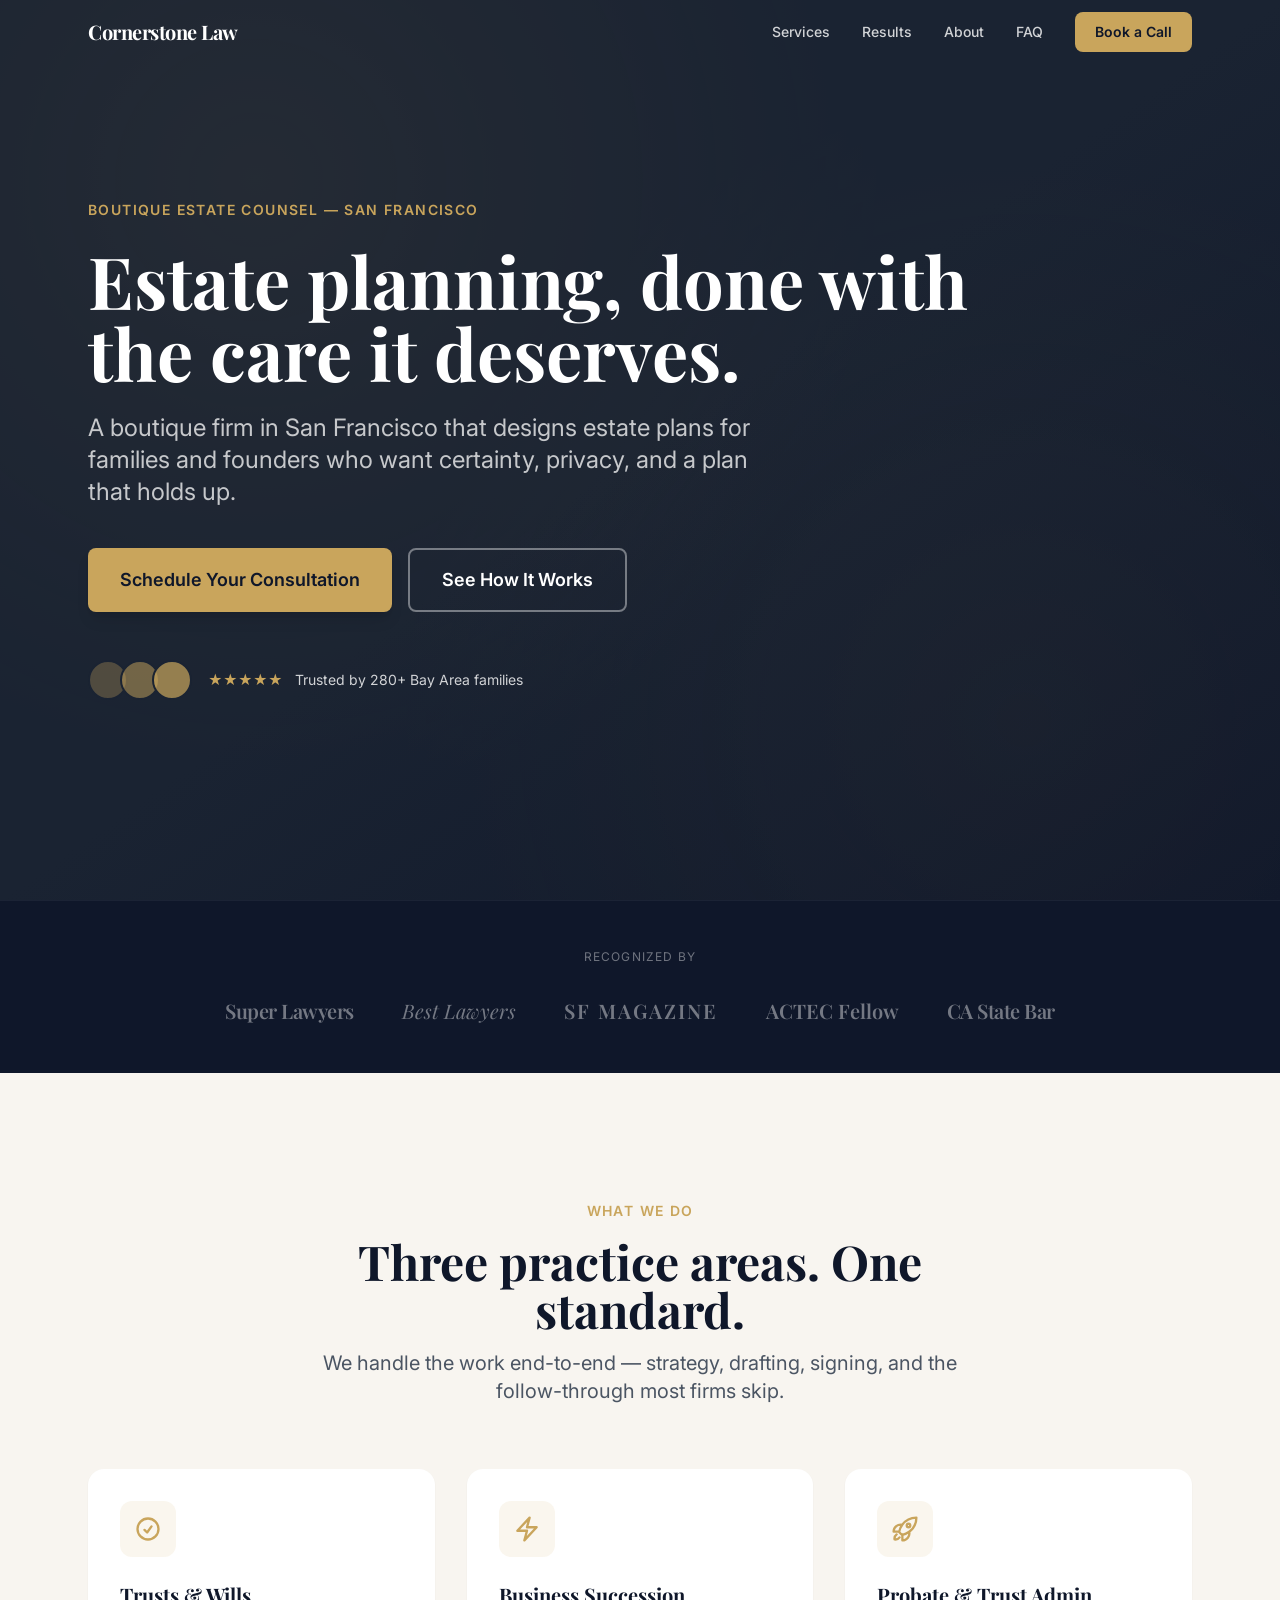
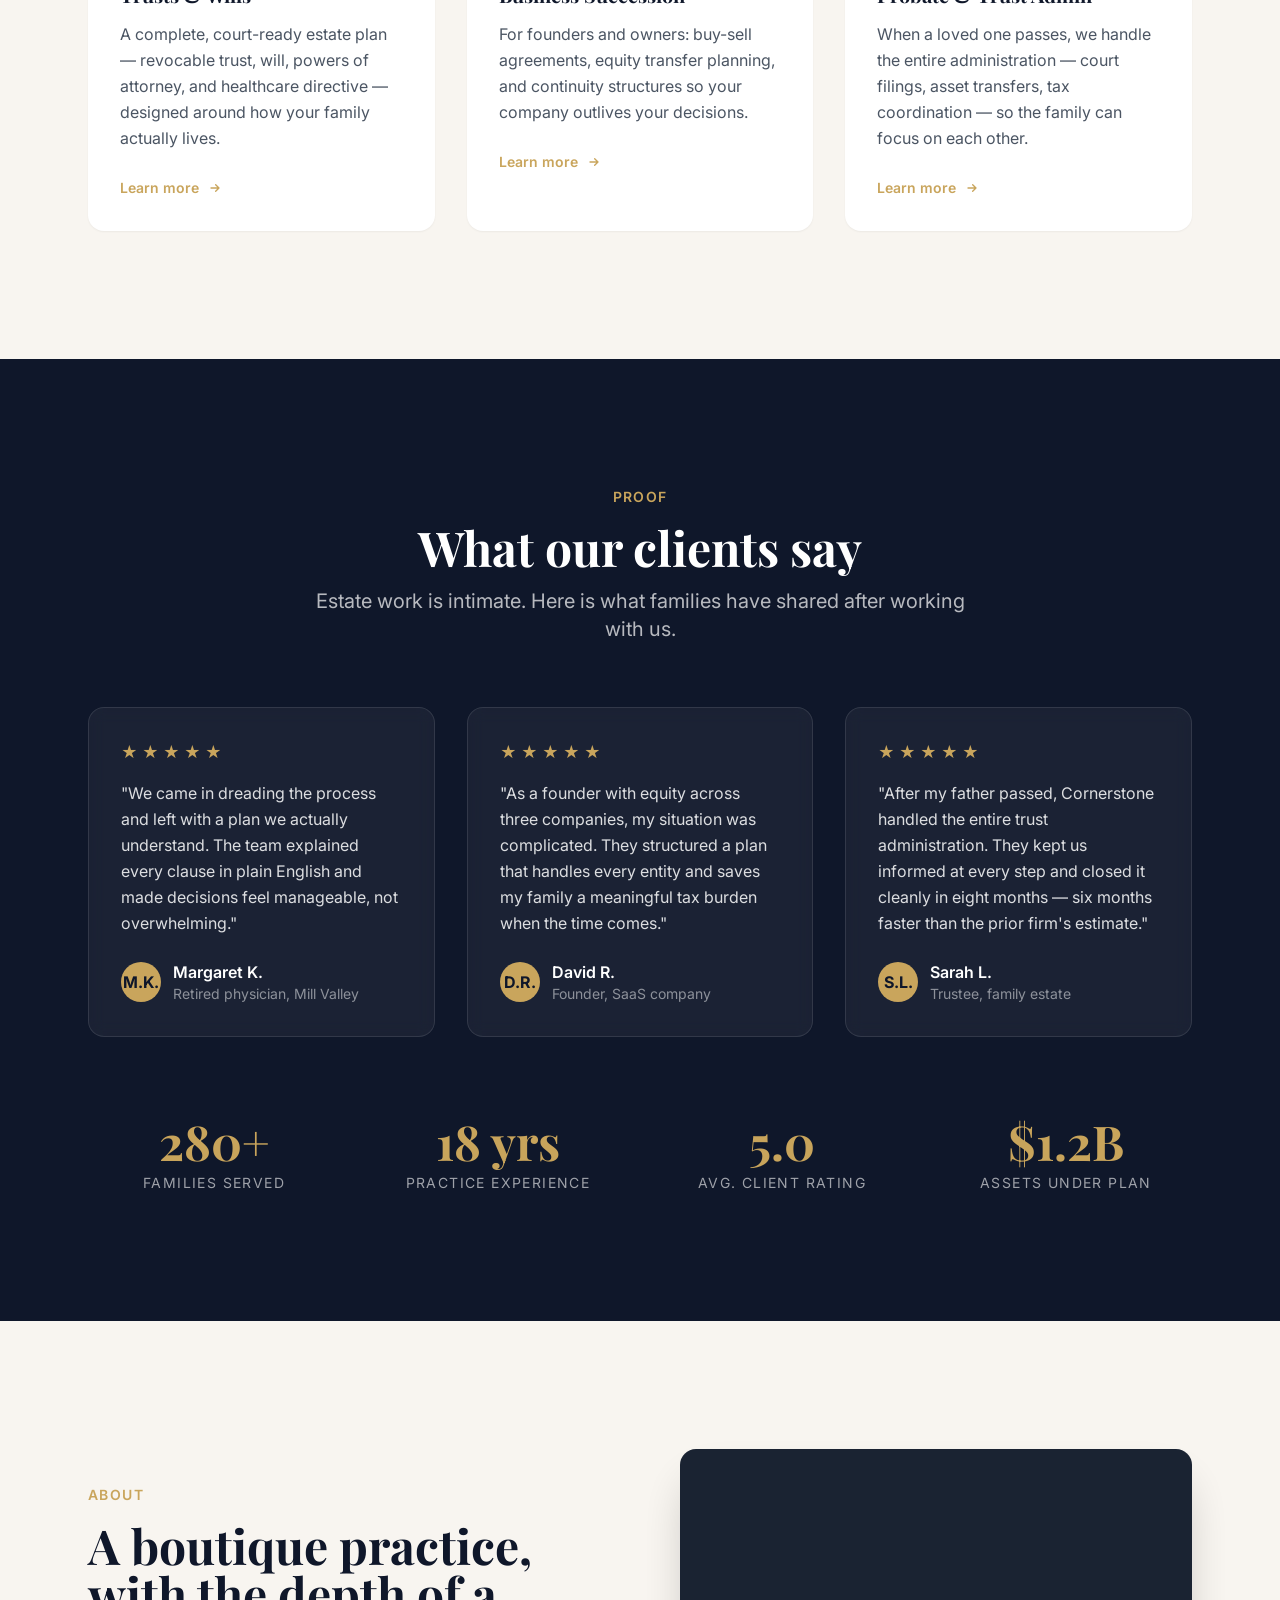
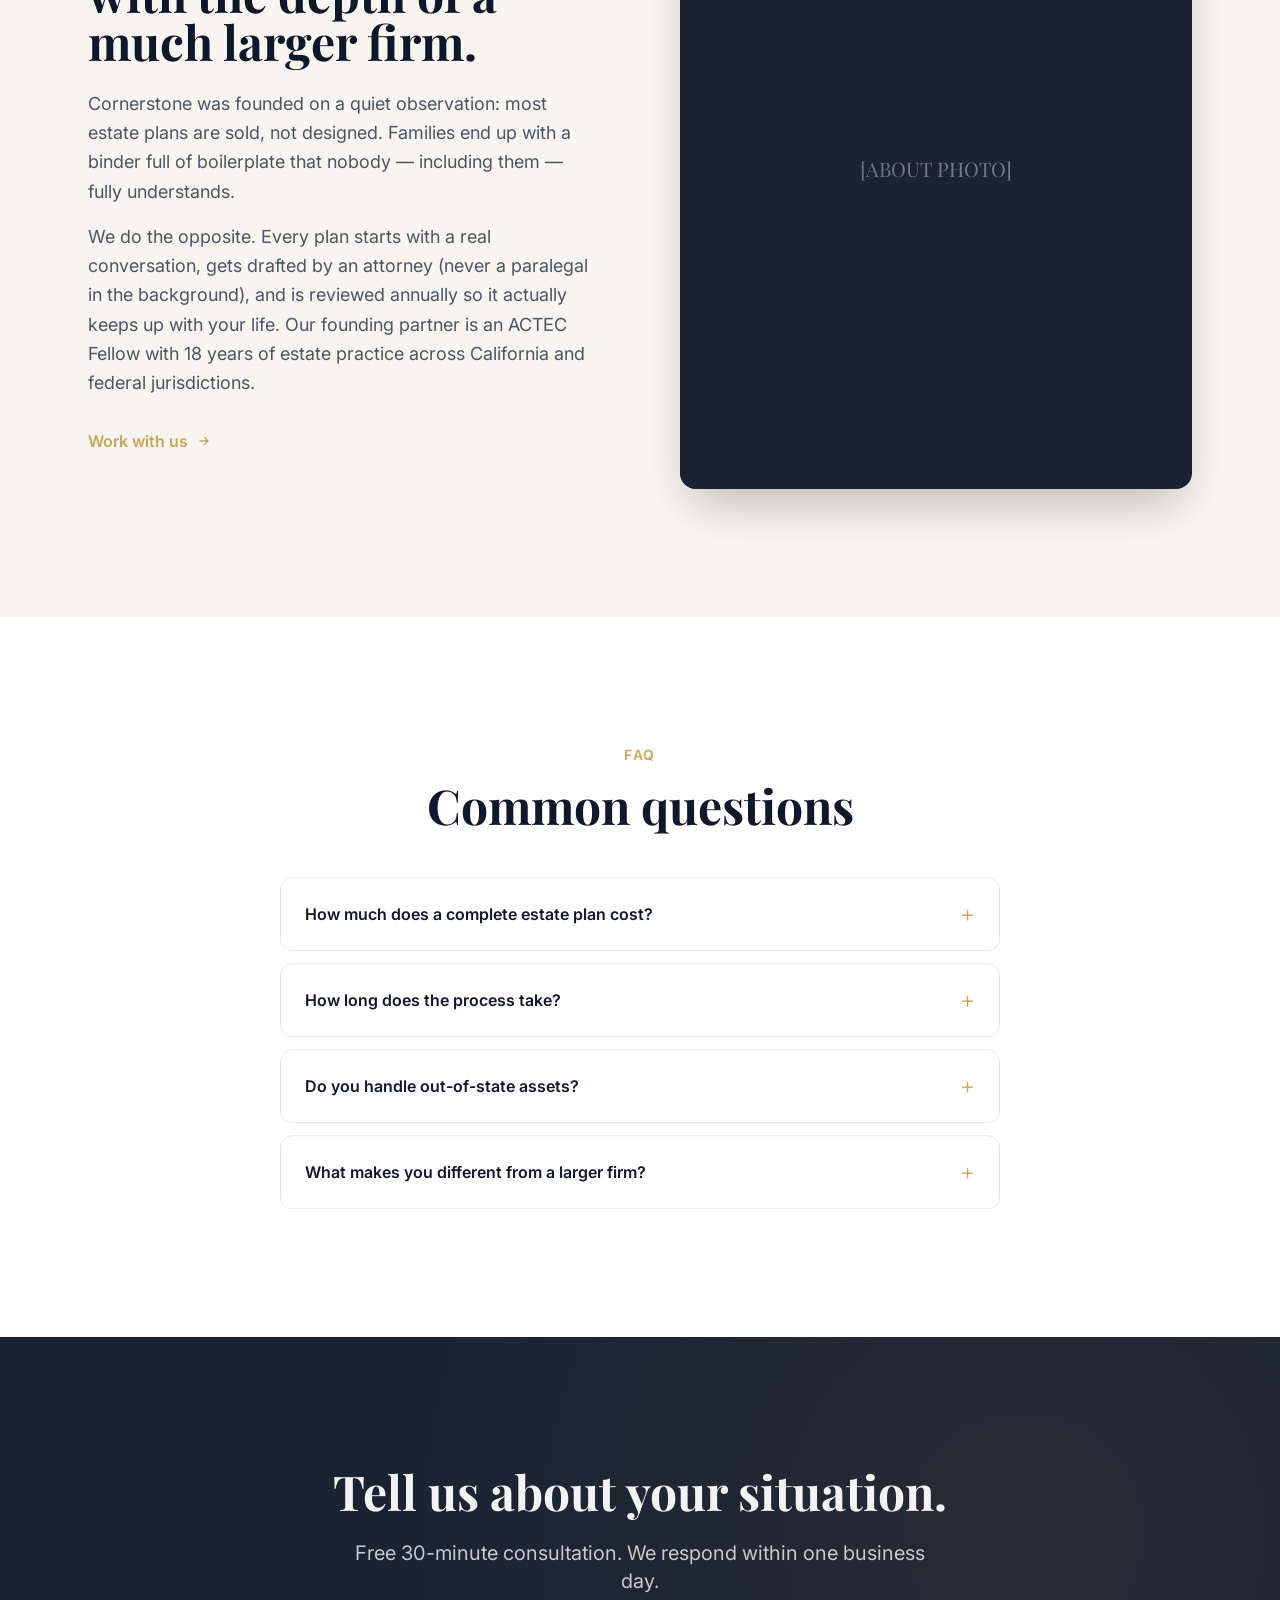
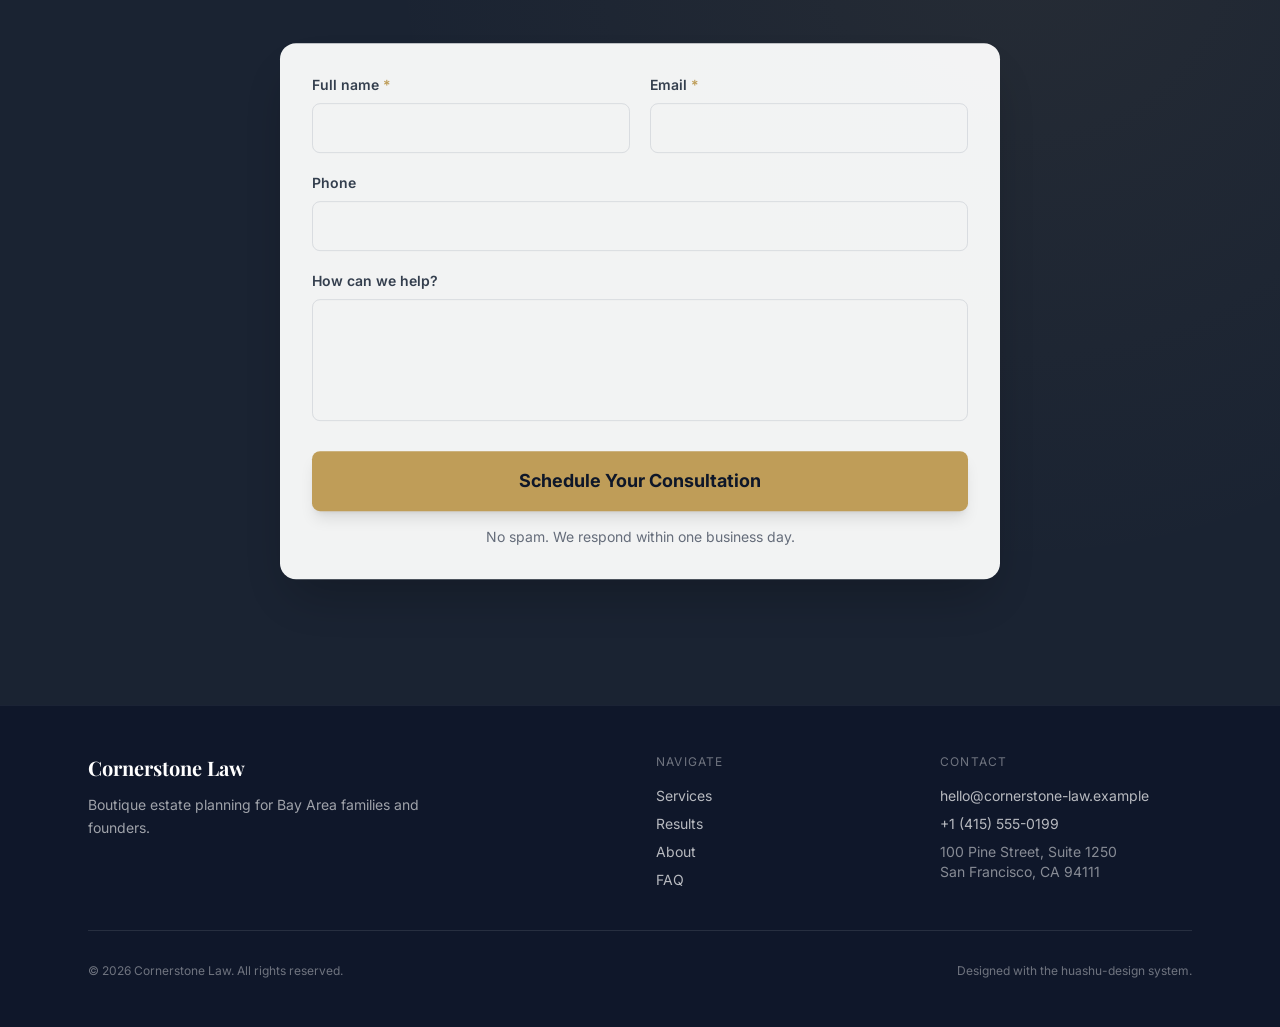
<file: examples/cornerstone-law/index.html>
<!DOCTYPE html>
<!--
  DEMO ONLY — generated by web-design-pro to show what a finished site looks like.
  "Cornerstone Law" is a fictional firm. Testimonials, stats, and bios are placeholders.
  Do not deploy this file under any real brand name.
-->
<html lang="en">
<head>
  <meta charset="UTF-8" />
  <meta name="viewport" content="width=device-width, initial-scale=1.0" />
  <meta name="description" content="Estate planning that protects what you've built." />
  <title>Cornerstone Law — Estate planning that protects what you've built.</title>

  <!-- Fonts -->
  <link rel="preconnect" href="https://fonts.googleapis.com" />
  <link rel="preconnect" href="https://fonts.gstatic.com" crossorigin />
  <link href="https://fonts.googleapis.com/css2?family=Playfair+Display:wght@600;700&family=Inter:wght@400;500;600;700&display=swap" rel="stylesheet" />

  <!-- DEMO: precompiled Tailwind bundle so this example renders offline.
       In the production templates we use the Tailwind CDN Play script. -->
  <link rel="stylesheet" href="./styles.css" />

  <style>
    html { scroll-behavior: smooth; }
    body { font-family: 'Inter', system-ui, sans-serif; background: #f8f5f0; color: #0f172a; }
    .font-display { font-family: 'Playfair Display', serif; }
    /* Header transition */
    #site-header { transition: background-color 250ms ease, backdrop-filter 250ms ease, border-color 250ms ease; }
    #site-header.scrolled { background-color: rgba(0,0,0,0.55); backdrop-filter: blur(12px); border-bottom-color: rgba(255,255,255,0.08); }
    /* Reduced motion — also covers screenshot/print environments. */
    @media (prefers-reduced-motion: reduce) {
      *, *::before, *::after { animation-duration: 0.01ms !important; transition-duration: 0.01ms !important; scroll-behavior: auto !important; }
      [data-anim], [data-reveal], [data-reveal] *, [data-stagger] > * { opacity: 1 !important; transform: none !important; }
    }
  </style>
</head>
<body class="antialiased">

<!-- ============================================================ -->
<!-- HEADER                                                       -->
<!-- ============================================================ -->
<header id="site-header" class="fixed top-0 inset-x-0 z-50 border-b border-transparent">
  <nav class="max-w-6xl mx-auto px-4 md:px-6 h-16 flex items-center justify-between">
    <a href="#top" class="font-display text-xl font-bold text-white tracking-tight">Cornerstone Law</a>

    <div class="hidden md:flex items-center gap-8">
      <a href="#services" class="text-white/80 hover:text-white text-sm font-medium transition-colors duration-200">Services</a>
      <a href="#proof" class="text-white/80 hover:text-white text-sm font-medium transition-colors duration-200">Results</a>
      <a href="#about" class="text-white/80 hover:text-white text-sm font-medium transition-colors duration-200">About</a>
      <a href="#faq" class="text-white/80 hover:text-white text-sm font-medium transition-colors duration-200">FAQ</a>
      <a href="#contact" class="bg-brand-accent text-brand-dark px-5 py-2.5 rounded-lg text-sm font-semibold hover:scale-105 transition-transform duration-200">Book a Call</a>
    </div>

    <button id="mobile-menu-btn" class="md:hidden text-white p-2 -mr-2" aria-label="Open menu" aria-expanded="false">
      <svg class="w-6 h-6" fill="none" stroke="currentColor" viewBox="0 0 24 24" aria-hidden="true">
        <path stroke-linecap="round" stroke-linejoin="round" stroke-width="2" d="M4 6h16M4 12h16M4 18h16" />
      </svg>
    </button>
  </nav>

  <div id="mobile-menu-panel" class="hidden md:hidden bg-brand-dark/95 backdrop-blur border-t border-white/10">
    <div class="px-4 py-4 space-y-1">
      <a href="#services" class="block py-3 text-white/85 hover:text-white border-b border-white/10">Services</a>
      <a href="#proof" class="block py-3 text-white/85 hover:text-white border-b border-white/10">Results</a>
      <a href="#about" class="block py-3 text-white/85 hover:text-white border-b border-white/10">About</a>
      <a href="#faq" class="block py-3 text-white/85 hover:text-white border-b border-white/10">FAQ</a>
      <a href="#contact" class="block mt-3 bg-brand-accent text-brand-dark text-center px-5 py-3 rounded-lg font-semibold">Book a Call</a>
    </div>
  </div>
</header>

<!-- ============================================================ -->
<!-- HERO                                                         -->
<!-- ============================================================ -->
<section id="top" class="relative min-h-[100svh] flex items-center bg-brand-primary text-white overflow-hidden">
  <!-- Decorative gradient — single, subtle. Replace with brand photo when available. -->
  <div class="absolute inset-0 bg-gradient-to-br from-brand-primary via-brand-primary to-brand-dark"></div>
  <div class="absolute inset-0 opacity-30" style="background-image: radial-gradient(circle at 20% 20%, #c9a55c33 0%, transparent 50%), radial-gradient(circle at 80% 80%, #c9a55c22 0%, transparent 50%);"></div>

  <div class="relative max-w-6xl mx-auto px-4 md:px-6 py-32 md:py-40 w-full">
    <p class="text-brand-accent text-sm font-semibold uppercase tracking-widest mb-6 opacity-0 translate-y-4" data-anim="eyebrow">
      Boutique estate counsel — San Francisco
    </p>

    <h1 class="font-display text-5xl md:text-7xl font-bold leading-tight max-w-4xl mb-6 opacity-0 translate-y-6" data-anim="headline">
      Estate planning, done with the care it deserves.
    </h1>

    <p class="text-xl md:text-2xl text-white/75 max-w-2xl mb-10 leading-relaxed opacity-0 translate-y-6" data-anim="sub">
      A boutique firm in San Francisco that designs estate plans for families and founders who want certainty, privacy, and a plan that holds up.
    </p>

    <div class="flex flex-wrap gap-4 opacity-0 translate-y-6" data-anim="cta">
      <a href="#contact" class="inline-flex items-center justify-center bg-brand-accent text-brand-dark font-semibold px-8 py-4 rounded-lg text-lg hover:scale-105 transition-transform duration-200 shadow-lg min-h-[48px]">
        Schedule Your Consultation
      </a>
      <a href="#services" class="inline-flex items-center justify-center border-2 border-white/40 text-white font-semibold px-8 py-4 rounded-lg text-lg hover:bg-white hover:text-brand-dark transition-colors duration-200 min-h-[48px]">
        See How It Works
      </a>
    </div>

    <!-- Inline social proof — single line, above the fold -->
    <div class="mt-12 flex items-center gap-4 opacity-0 translate-y-6" data-anim="cta">
      <div class="flex -space-x-2">
        <div class="w-10 h-10 rounded-full bg-brand-accent/30 border-2 border-brand-primary"></div>
        <div class="w-10 h-10 rounded-full bg-brand-accent/50 border-2 border-brand-primary"></div>
        <div class="w-10 h-10 rounded-full bg-brand-accent/70 border-2 border-brand-primary"></div>
      </div>
      <div class="text-sm text-white/80">
        <span class="text-brand-accent font-semibold">★★★★★</span>
        <span class="ml-2">Trusted by 280+ Bay Area families</span>
      </div>
    </div>
  </div>
</section>

<!-- ============================================================ -->
<!-- TRUST BAR                                                    -->
<!-- ============================================================ -->
<section class="bg-brand-dark py-12 border-t border-white/5">
  <div class="max-w-6xl mx-auto px-4 md:px-6">
    <p class="text-center text-xs text-white/40 uppercase tracking-widest mb-8" data-reveal>Recognized by</p>
    <div class="flex flex-wrap justify-center items-center gap-x-12 gap-y-6 opacity-70" data-stagger>
      <!-- DEMO content. Replace with real associations / press mentions. Keep grayscale. -->
      <div class="text-white/60 font-display text-xl font-semibold tracking-tight">Super Lawyers</div>
      <div class="text-white/60 font-display text-xl italic">Best Lawyers</div>
      <div class="text-white/60 font-display text-xl font-semibold uppercase tracking-widest">SF Magazine</div>
      <div class="text-white/60 font-display text-xl font-semibold">ACTEC Fellow</div>
      <div class="text-white/60 font-display text-xl font-semibold tracking-tight">CA State Bar</div>
    </div>
  </div>
</section>

<!-- ============================================================ -->
<!-- SERVICES                                                     -->
<!-- ============================================================ -->
<section id="services" class="py-24 md:py-32 bg-brand-light">
  <div class="max-w-6xl mx-auto px-4 md:px-6">
    <div class="text-center mb-16 max-w-2xl mx-auto" data-reveal>
      <p class="text-brand-accent text-sm font-semibold uppercase tracking-widest mb-4">What we do</p>
      <h2 class="font-display text-4xl md:text-5xl font-bold text-brand-dark mb-4">Three practice areas. One standard.</h2>
      <p class="text-xl text-gray-600">We handle the work end-to-end — strategy, drafting, signing, and the follow-through most firms skip.</p>
    </div>

    <div class="grid md:grid-cols-3 gap-8" data-stagger>
      <!-- Service 1 -->
      <article class="bg-white rounded-2xl p-8 shadow-sm hover:shadow-xl hover:-translate-y-1 transition-all duration-300 group">
        <div class="w-14 h-14 rounded-xl flex items-center justify-center mb-6 group-hover:scale-110 transition-transform duration-300" style="background-color: #c9a55c1a;">
          <svg class="w-7 h-7" fill="none" stroke="#c9a55c" stroke-width="2" viewBox="0 0 24 24" aria-hidden="true">
            <path stroke-linecap="round" stroke-linejoin="round" d="M9 12.75L11.25 15 15 9.75M21 12a9 9 0 11-18 0 9 9 0 0118 0z" />
          </svg>
        </div>
        <h3 class="font-display text-xl font-bold text-brand-dark mb-3">Trusts &amp; Wills</h3>
        <p class="text-gray-600 leading-relaxed mb-6">A complete, court-ready estate plan — revocable trust, will, powers of attorney, and healthcare directive — designed around how your family actually lives.</p>
        <a href="#contact" class="text-brand-dark font-semibold text-sm inline-flex items-center gap-2 hover:gap-3 transition-all duration-200" style="color: #c9a55c;">
          Learn more
          <svg class="w-4 h-4" fill="none" stroke="currentColor" stroke-width="2" viewBox="0 0 24 24" aria-hidden="true"><path stroke-linecap="round" stroke-linejoin="round" d="M13 7l5 5m0 0l-5 5m5-5H6" /></svg>
        </a>
      </article>

      <!-- Service 2 -->
      <article class="bg-white rounded-2xl p-8 shadow-sm hover:shadow-xl hover:-translate-y-1 transition-all duration-300 group">
        <div class="w-14 h-14 rounded-xl flex items-center justify-center mb-6 group-hover:scale-110 transition-transform duration-300" style="background-color: #c9a55c1a;">
          <svg class="w-7 h-7" fill="none" stroke="#c9a55c" stroke-width="2" viewBox="0 0 24 24" aria-hidden="true">
            <path stroke-linecap="round" stroke-linejoin="round" d="M3.75 13.5l10.5-11.25L12 10.5h8.25L9.75 21.75 12 13.5H3.75z" />
          </svg>
        </div>
        <h3 class="font-display text-xl font-bold text-brand-dark mb-3">Business Succession</h3>
        <p class="text-gray-600 leading-relaxed mb-6">For founders and owners: buy-sell agreements, equity transfer planning, and continuity structures so your company outlives your decisions.</p>
        <a href="#contact" class="font-semibold text-sm inline-flex items-center gap-2 hover:gap-3 transition-all duration-200" style="color: #c9a55c;">
          Learn more
          <svg class="w-4 h-4" fill="none" stroke="currentColor" stroke-width="2" viewBox="0 0 24 24" aria-hidden="true"><path stroke-linecap="round" stroke-linejoin="round" d="M13 7l5 5m0 0l-5 5m5-5H6" /></svg>
        </a>
      </article>

      <!-- Service 3 -->
      <article class="bg-white rounded-2xl p-8 shadow-sm hover:shadow-xl hover:-translate-y-1 transition-all duration-300 group">
        <div class="w-14 h-14 rounded-xl flex items-center justify-center mb-6 group-hover:scale-110 transition-transform duration-300" style="background-color: #c9a55c1a;">
          <svg class="w-7 h-7" fill="none" stroke="#c9a55c" stroke-width="2" viewBox="0 0 24 24" aria-hidden="true">
            <path stroke-linecap="round" stroke-linejoin="round" d="M15.59 14.37a6 6 0 01-5.84 7.38v-4.8m5.84-2.58a14.98 14.98 0 006.16-12.12A14.98 14.98 0 009.631 8.41m5.96 5.96a14.926 14.926 0 01-5.841 2.58m-.119-8.54a6 6 0 00-7.381 5.84h4.8m2.581-5.84a14.927 14.927 0 00-2.58 5.84m2.699 2.7c-.103.021-.207.041-.311.06a15.09 15.09 0 01-2.448-2.448 14.9 14.9 0 01.06-.312m-2.24 2.39a4.493 4.493 0 00-1.757 4.306 4.493 4.493 0 004.306-1.758M16.5 9a1.5 1.5 0 11-3 0 1.5 1.5 0 013 0z" />
          </svg>
        </div>
        <h3 class="font-display text-xl font-bold text-brand-dark mb-3">Probate &amp; Trust Admin</h3>
        <p class="text-gray-600 leading-relaxed mb-6">When a loved one passes, we handle the entire administration — court filings, asset transfers, tax coordination — so the family can focus on each other.</p>
        <a href="#contact" class="font-semibold text-sm inline-flex items-center gap-2 hover:gap-3 transition-all duration-200" style="color: #c9a55c;">
          Learn more
          <svg class="w-4 h-4" fill="none" stroke="currentColor" stroke-width="2" viewBox="0 0 24 24" aria-hidden="true"><path stroke-linecap="round" stroke-linejoin="round" d="M13 7l5 5m0 0l-5 5m5-5H6" /></svg>
        </a>
      </article>
    </div>
  </div>
</section>

<!-- ============================================================ -->
<!-- PROOF                                                        -->
<!-- ============================================================ -->
<section id="proof" class="py-24 md:py-32 bg-brand-dark text-white">
  <div class="max-w-6xl mx-auto px-4 md:px-6">
    <div class="text-center mb-16 max-w-2xl mx-auto" data-reveal>
      <p class="text-brand-accent text-sm font-semibold uppercase tracking-widest mb-4">Proof</p>
      <h2 class="font-display text-4xl md:text-5xl font-bold mb-4">What our clients say</h2>
      <p class="text-xl text-white/70">Estate work is intimate. Here is what families have shared after working with us.</p>
    </div>

    <div class="grid md:grid-cols-3 gap-8" data-stagger>
      <!-- Testimonial 1 -->
      <figure class="bg-white/5 backdrop-blur rounded-2xl p-8 border border-white/10">
        <div class="flex gap-1 mb-4 text-brand-accent" aria-label="5 out of 5 stars">
          <span>★</span><span>★</span><span>★</span><span>★</span><span>★</span>
        </div>
        <blockquote class="text-white/85 leading-relaxed mb-6">"We came in dreading the process and left with a plan we actually understand. The team explained every clause in plain English and made decisions feel manageable, not overwhelming."</blockquote>
        <figcaption class="flex items-center gap-3">
          <div class="w-10 h-10 rounded-full flex items-center justify-center font-bold text-brand-dark" style="background-color: #c9a55c;">M.K.</div>
          <div>
            <p class="font-semibold">Margaret K.</p>
            <p class="text-white/50 text-sm">Retired physician, Mill Valley</p>
          </div>
        </figcaption>
      </figure>

      <!-- Testimonial 2 -->
      <figure class="bg-white/5 backdrop-blur rounded-2xl p-8 border border-white/10">
        <div class="flex gap-1 mb-4 text-brand-accent" aria-label="5 out of 5 stars">
          <span>★</span><span>★</span><span>★</span><span>★</span><span>★</span>
        </div>
        <blockquote class="text-white/85 leading-relaxed mb-6">"As a founder with equity across three companies, my situation was complicated. They structured a plan that handles every entity and saves my family a meaningful tax burden when the time comes."</blockquote>
        <figcaption class="flex items-center gap-3">
          <div class="w-10 h-10 rounded-full flex items-center justify-center font-bold text-brand-dark" style="background-color: #c9a55c;">D.R.</div>
          <div>
            <p class="font-semibold">David R.</p>
            <p class="text-white/50 text-sm">Founder, SaaS company</p>
          </div>
        </figcaption>
      </figure>

      <!-- Testimonial 3 -->
      <figure class="bg-white/5 backdrop-blur rounded-2xl p-8 border border-white/10">
        <div class="flex gap-1 mb-4 text-brand-accent" aria-label="5 out of 5 stars">
          <span>★</span><span>★</span><span>★</span><span>★</span><span>★</span>
        </div>
        <blockquote class="text-white/85 leading-relaxed mb-6">"After my father passed, Cornerstone handled the entire trust administration. They kept us informed at every step and closed it cleanly in eight months — six months faster than the prior firm's estimate."</blockquote>
        <figcaption class="flex items-center gap-3">
          <div class="w-10 h-10 rounded-full flex items-center justify-center font-bold text-brand-dark" style="background-color: #c9a55c;">S.L.</div>
          <div>
            <p class="font-semibold">Sarah L.</p>
            <p class="text-white/50 text-sm">Trustee, family estate</p>
          </div>
        </figcaption>
      </figure>
    </div>

    <!-- DEMO stats. For a real client, only use numbers you can defend. Do NOT invent. -->
    <div class="mt-20 grid grid-cols-2 md:grid-cols-4 gap-8 text-center" data-reveal>
      <div>
        <div class="font-display text-4xl md:text-5xl font-bold text-brand-accent mb-2">280+</div>
        <div class="text-white/60 text-sm uppercase tracking-widest">Families Served</div>
      </div>
      <div>
        <div class="font-display text-4xl md:text-5xl font-bold text-brand-accent mb-2">18 yrs</div>
        <div class="text-white/60 text-sm uppercase tracking-widest">Practice Experience</div>
      </div>
      <div>
        <div class="font-display text-4xl md:text-5xl font-bold text-brand-accent mb-2">5.0</div>
        <div class="text-white/60 text-sm uppercase tracking-widest">Avg. Client Rating</div>
      </div>
      <div>
        <div class="font-display text-4xl md:text-5xl font-bold text-brand-accent mb-2">$1.2B</div>
        <div class="text-white/60 text-sm uppercase tracking-widest">Assets Under Plan</div>
      </div>
    </div>
  </div>
</section>

<!-- ============================================================ -->
<!-- ABOUT                                                        -->
<!-- ============================================================ -->
<section id="about" class="py-24 md:py-32 bg-brand-light">
  <div class="max-w-6xl mx-auto px-4 md:px-6 grid md:grid-cols-2 gap-12 md:gap-20 items-center">
    <div data-reveal>
      <p class="text-sm font-semibold uppercase tracking-widest mb-4" style="color: #c9a55c;">About</p>
      <h2 class="font-display text-4xl md:text-5xl font-bold text-brand-dark mb-6 leading-tight">A boutique practice, with the depth of a much larger firm.</h2>
      <div class="text-lg text-gray-600 leading-relaxed space-y-4">
        <p>Cornerstone was founded on a quiet observation: most estate plans are sold, not designed. Families end up with a binder full of boilerplate that nobody — including them — fully understands.</p>
        <p>We do the opposite. Every plan starts with a real conversation, gets drafted by an attorney (never a paralegal in the background), and is reviewed annually so it actually keeps up with your life. Our founding partner is an ACTEC Fellow with 18 years of estate practice across California and federal jurisdictions.</p>
      </div>
      <a href="#contact" class="mt-8 inline-flex items-center gap-2 font-semibold hover:gap-3 transition-all duration-200" style="color: #c9a55c;">
        Work with us
        <svg class="w-4 h-4" fill="none" stroke="currentColor" stroke-width="2" viewBox="0 0 24 24" aria-hidden="true"><path stroke-linecap="round" stroke-linejoin="round" d="M13 7l5 5m0 0l-5 5m5-5H6" /></svg>
      </a>
    </div>
    <div class="relative aspect-[4/5] rounded-2xl overflow-hidden shadow-2xl bg-brand-primary" data-reveal>
      <!-- Replace with real photo: assets/cornerstone-law-brand/about.jpg -->
      <div class="absolute inset-0 flex items-center justify-center text-white/40 font-display text-xl">[ABOUT PHOTO]</div>
      <div class="absolute inset-0 bg-gradient-to-tr from-brand-primary/60 via-transparent to-transparent"></div>
    </div>
  </div>
</section>

<!-- ============================================================ -->
<!-- FAQ                                                          -->
<!-- ============================================================ -->
<section id="faq" class="py-24 md:py-32 bg-white">
  <div class="max-w-3xl mx-auto px-4 md:px-6">
    <div class="text-center mb-12" data-reveal>
      <p class="text-sm font-semibold uppercase tracking-widest mb-4" style="color: #c9a55c;">FAQ</p>
      <h2 class="font-display text-4xl md:text-5xl font-bold text-brand-dark">Common questions</h2>
    </div>

    <div class="space-y-3" data-reveal>
      <!-- FAQ items — answer real objections, not fluff -->
      <div data-faq class="border border-gray-200 rounded-xl overflow-hidden">
        <button data-faq-trigger class="w-full flex items-center justify-between px-6 py-5 text-left hover:bg-gray-50 transition-colors min-h-[48px]" aria-expanded="false">
          <span class="font-semibold text-brand-dark">How much does a complete estate plan cost?</span>
          <span data-faq-icon class="text-2xl font-light transition-transform duration-200" style="color: #c9a55c;">+</span>
        </button>
        <div data-faq-panel class="hidden px-6 pb-5 text-gray-600 leading-relaxed">
          A complete plan — revocable trust, will, powers of attorney, healthcare directive, and funding instructions — is a flat fee starting at $4,500 for an individual and $5,500 for a couple. We quote the fee in writing after the initial consultation so there are no surprises.
        </div>
      </div>

      <div data-faq class="border border-gray-200 rounded-xl overflow-hidden">
        <button data-faq-trigger class="w-full flex items-center justify-between px-6 py-5 text-left hover:bg-gray-50 transition-colors min-h-[48px]" aria-expanded="false">
          <span class="font-semibold text-brand-dark">How long does the process take?</span>
          <span data-faq-icon class="text-2xl font-light transition-transform duration-200" style="color: #c9a55c;">+</span>
        </button>
        <div data-faq-panel class="hidden px-6 pb-5 text-gray-600 leading-relaxed">
          Most plans are signed within 4 to 6 weeks of the initial consultation. We can move faster for time-sensitive situations (a pending procedure, a closing, an international move) — let us know what you're working against and we'll plan around it.
        </div>
      </div>

      <div data-faq class="border border-gray-200 rounded-xl overflow-hidden">
        <button data-faq-trigger class="w-full flex items-center justify-between px-6 py-5 text-left hover:bg-gray-50 transition-colors min-h-[48px]" aria-expanded="false">
          <span class="font-semibold text-brand-dark">Do you handle out-of-state assets?</span>
          <span data-faq-icon class="text-2xl font-light transition-transform duration-200" style="color: #c9a55c;">+</span>
        </button>
        <div data-faq-panel class="hidden px-6 pb-5 text-gray-600 leading-relaxed">
          Yes. We routinely structure trusts that hold real estate, business interests, and accounts across multiple states, and we coordinate with local counsel when filings or recordings are required.
        </div>
      </div>

      <div data-faq class="border border-gray-200 rounded-xl overflow-hidden">
        <button data-faq-trigger class="w-full flex items-center justify-between px-6 py-5 text-left hover:bg-gray-50 transition-colors min-h-[48px]" aria-expanded="false">
          <span class="font-semibold text-brand-dark">What makes you different from a larger firm?</span>
          <span data-faq-icon class="text-2xl font-light transition-transform duration-200" style="color: #c9a55c;">+</span>
        </button>
        <div data-faq-panel class="hidden px-6 pb-5 text-gray-600 leading-relaxed">
          You work directly with a partner from first call to signing. Larger firms route most of the work to associates and bill the partner's rate anyway — we don't. The fee is flat, the attorney is the same one each time, and the response time is measured in hours, not days.
        </div>
      </div>
    </div>
  </div>
</section>

<!-- ============================================================ -->
<!-- CONTACT                                                      -->
<!-- ============================================================ -->
<section id="contact" class="py-24 md:py-32 bg-brand-primary text-white relative overflow-hidden">
  <div class="absolute inset-0 opacity-20" style="background-image: radial-gradient(circle at 80% 20%, #c9a55c55 0%, transparent 50%);"></div>

  <div class="relative max-w-3xl mx-auto px-4 md:px-6 text-center">
    <h2 class="font-display text-4xl md:text-5xl font-bold mb-6" data-reveal>Tell us about your situation.</h2>
    <p class="text-white/80 text-xl mb-12 max-w-xl mx-auto" data-reveal>Free 30-minute consultation. We respond within one business day.</p>

    <form id="contact-form" class="bg-white rounded-2xl p-6 md:p-8 text-left shadow-2xl text-brand-dark" data-reveal novalidate>
      <div class="grid md:grid-cols-2 gap-5 mb-5">
        <div>
          <label for="cf-name" class="block text-sm font-semibold text-gray-700 mb-2">Full name <span style="color: #c9a55c;">*</span></label>
          <input id="cf-name" name="name" type="text" required autocomplete="name"
                 class="w-full border border-gray-200 rounded-lg px-4 py-3 text-gray-900 focus:outline-none focus:ring-2 transition min-h-[48px]"
                 style="--tw-ring-color: #c9a55c;" />
        </div>
        <div>
          <label for="cf-email" class="block text-sm font-semibold text-gray-700 mb-2">Email <span style="color: #c9a55c;">*</span></label>
          <input id="cf-email" name="email" type="email" required autocomplete="email"
                 class="w-full border border-gray-200 rounded-lg px-4 py-3 text-gray-900 focus:outline-none focus:ring-2 transition min-h-[48px]"
                 style="--tw-ring-color: #c9a55c;" />
        </div>
      </div>
      <div class="mb-5">
        <label for="cf-phone" class="block text-sm font-semibold text-gray-700 mb-2">Phone</label>
        <input id="cf-phone" name="phone" type="tel" autocomplete="tel"
               class="w-full border border-gray-200 rounded-lg px-4 py-3 text-gray-900 focus:outline-none focus:ring-2 transition min-h-[48px]"
               style="--tw-ring-color: #c9a55c;" />
      </div>
      <div class="mb-6">
        <label for="cf-message" class="block text-sm font-semibold text-gray-700 mb-2">How can we help?</label>
        <textarea id="cf-message" name="message" rows="4"
                  class="w-full border border-gray-200 rounded-lg px-4 py-3 text-gray-900 focus:outline-none focus:ring-2 transition resize-none"
                  style="--tw-ring-color: #c9a55c;"></textarea>
      </div>
      <button type="submit"
              class="w-full font-bold py-4 rounded-lg text-lg hover:scale-[1.02] transition-transform duration-200 shadow-lg min-h-[48px]"
              style="background-color: #c9a55c; color: #0f172a;">
        Schedule Your Consultation
      </button>
      <p class="text-center text-gray-500 text-sm mt-4">No spam. We respond within one business day.</p>
    </form>
  </div>
</section>

<!-- ============================================================ -->
<!-- FOOTER                                                       -->
<!-- ============================================================ -->
<footer class="bg-brand-dark text-white/70 py-12 border-t border-white/5">
  <div class="max-w-6xl mx-auto px-4 md:px-6">
    <div class="grid md:grid-cols-4 gap-8 mb-10">
      <div class="md:col-span-2">
        <p class="font-display text-xl font-bold text-white mb-3">Cornerstone Law</p>
        <p class="text-sm text-white/60 max-w-sm leading-relaxed">Boutique estate planning for Bay Area families and founders.</p>
      </div>
      <div>
        <p class="text-xs uppercase tracking-widest text-white/40 mb-4">Navigate</p>
        <ul class="space-y-2 text-sm">
          <li><a href="#services" class="hover:text-white transition-colors">Services</a></li>
          <li><a href="#proof" class="hover:text-white transition-colors">Results</a></li>
          <li><a href="#about" class="hover:text-white transition-colors">About</a></li>
          <li><a href="#faq" class="hover:text-white transition-colors">FAQ</a></li>
        </ul>
      </div>
      <div>
        <p class="text-xs uppercase tracking-widest text-white/40 mb-4">Contact</p>
        <ul class="space-y-2 text-sm">
          <li><a href="mailto:hello@cornerstone-law.example" class="hover:text-white transition-colors">hello@cornerstone-law.example</a></li>
          <li><a href="tel:+14155550199" class="hover:text-white transition-colors">+1 (415) 555-0199</a></li>
          <li class="text-white/50">100 Pine Street, Suite 1250<br/>San Francisco, CA 94111</li>
        </ul>
      </div>
    </div>
    <div class="pt-8 border-t border-white/10 flex flex-col md:flex-row gap-4 md:items-center md:justify-between text-xs text-white/40">
      <p>&copy; <span id="year"></span> Cornerstone Law. All rights reserved.</p>
      <p>Designed with the huashu-design system.</p>
    </div>
  </div>
</footer>

<!-- ============================================================ -->
<!-- SCRIPTS (loaded at end of body)                              -->
<!-- ============================================================ -->
<!-- DEMO: vendored GSAP so this example works offline. Templates use the CDN. -->
<script src="./vendor-gsap.min.js"></script>
<script src="./vendor-scrolltrigger.min.js"></script>
<script src="./main.js"></script>
<script>document.getElementById('year').textContent = new Date().getFullYear();</script>

</body>
</html>
</file>
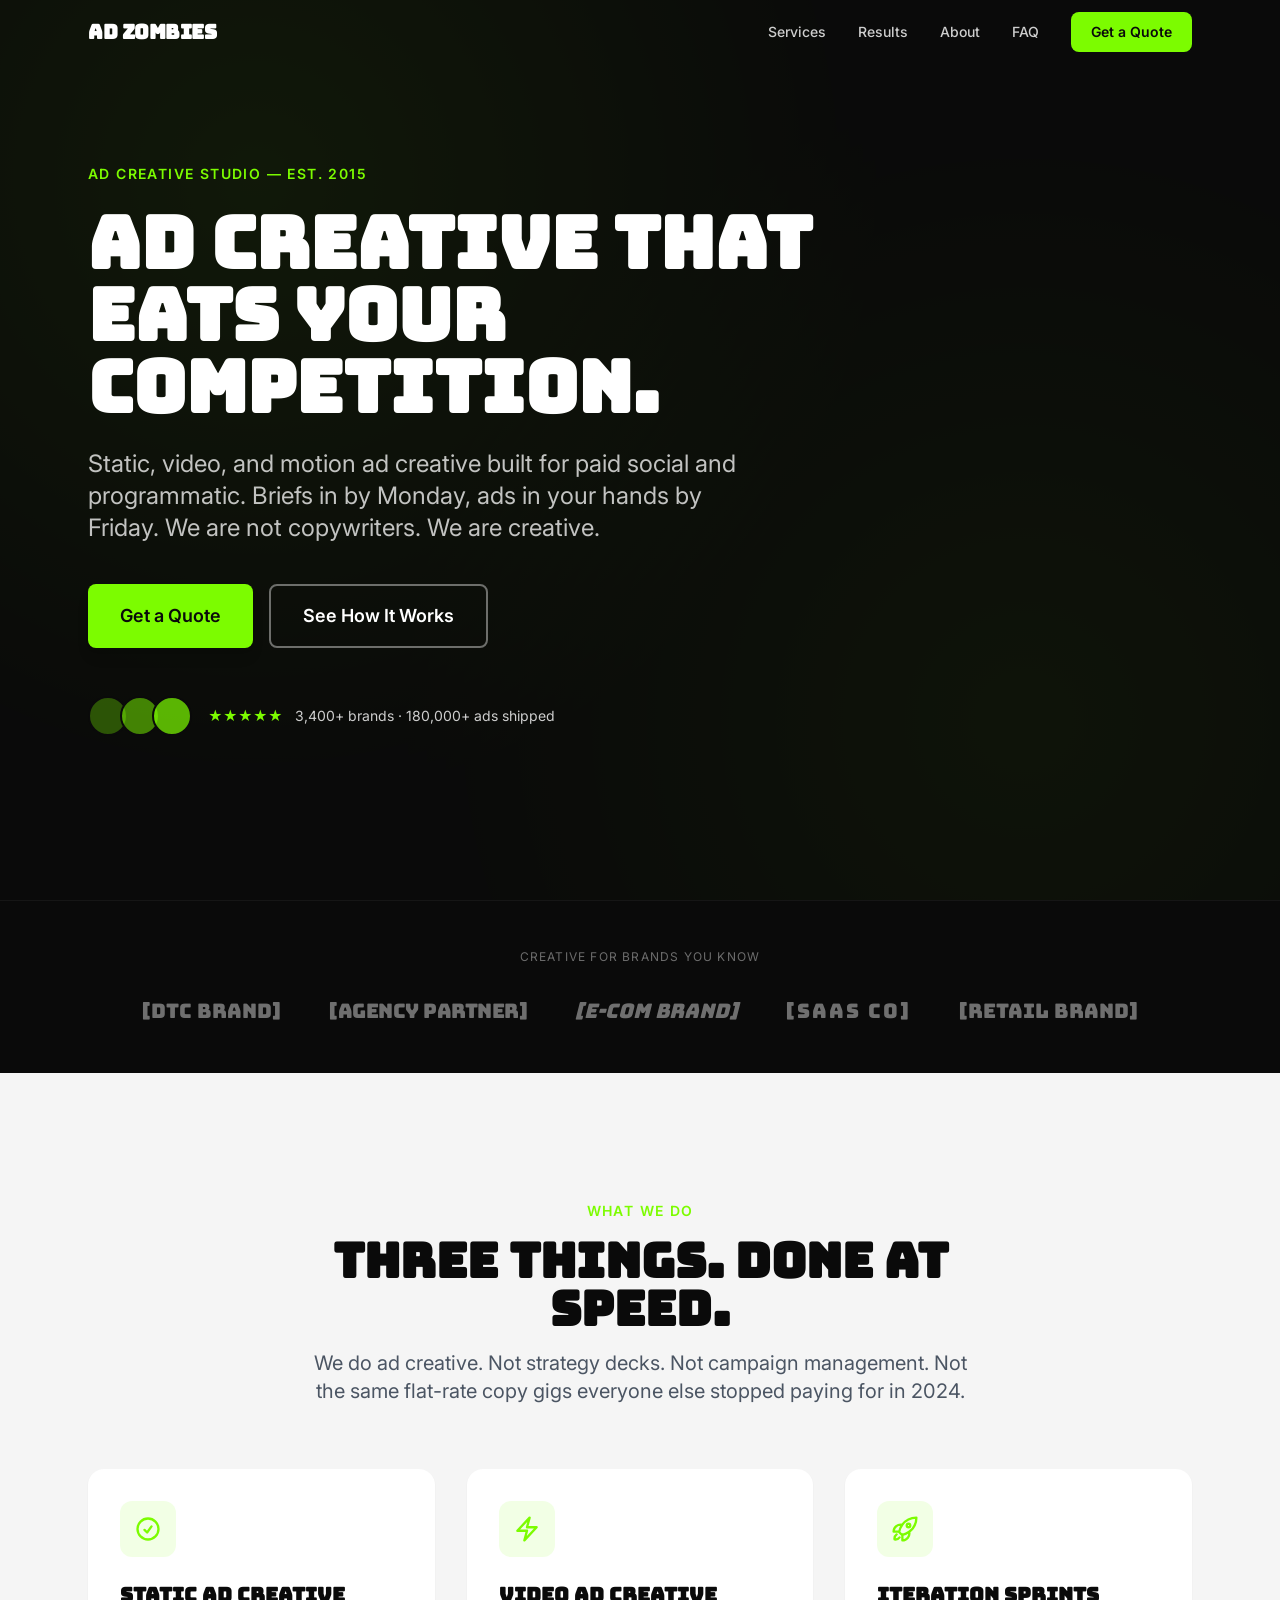
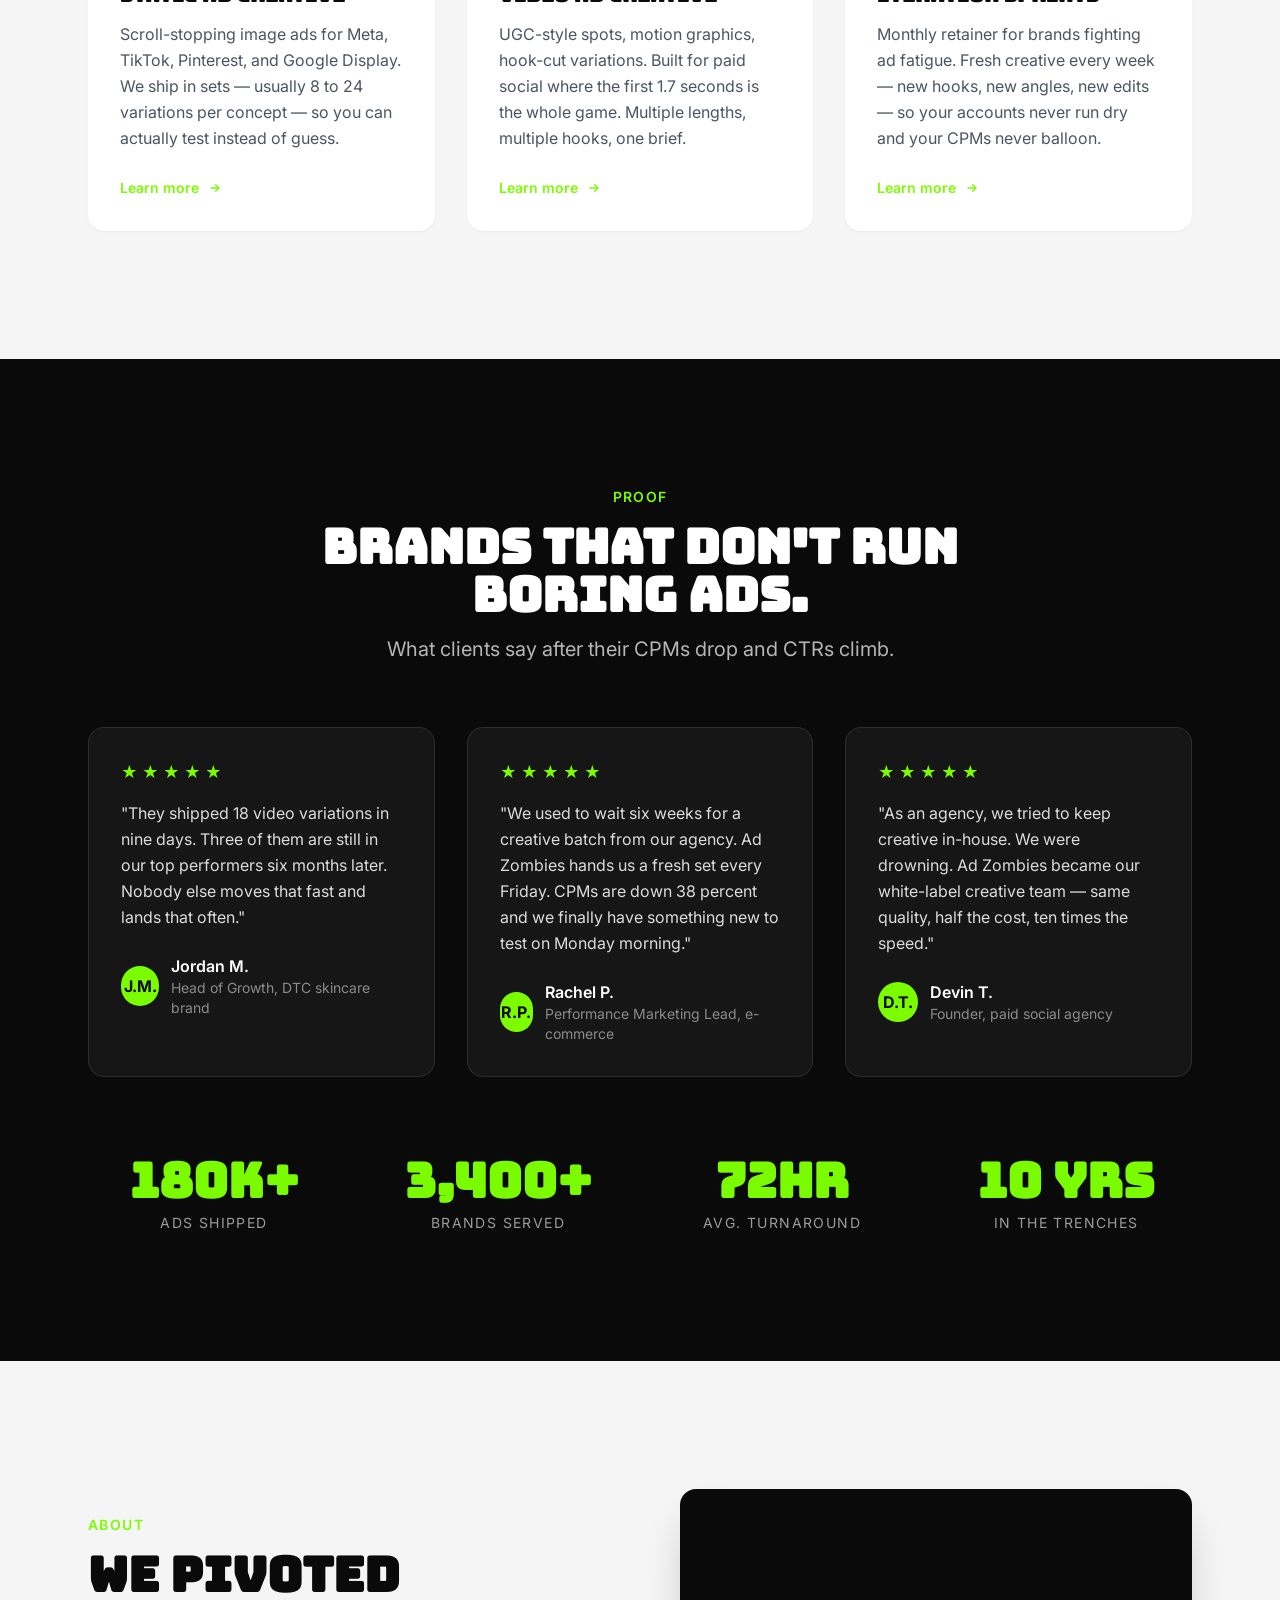
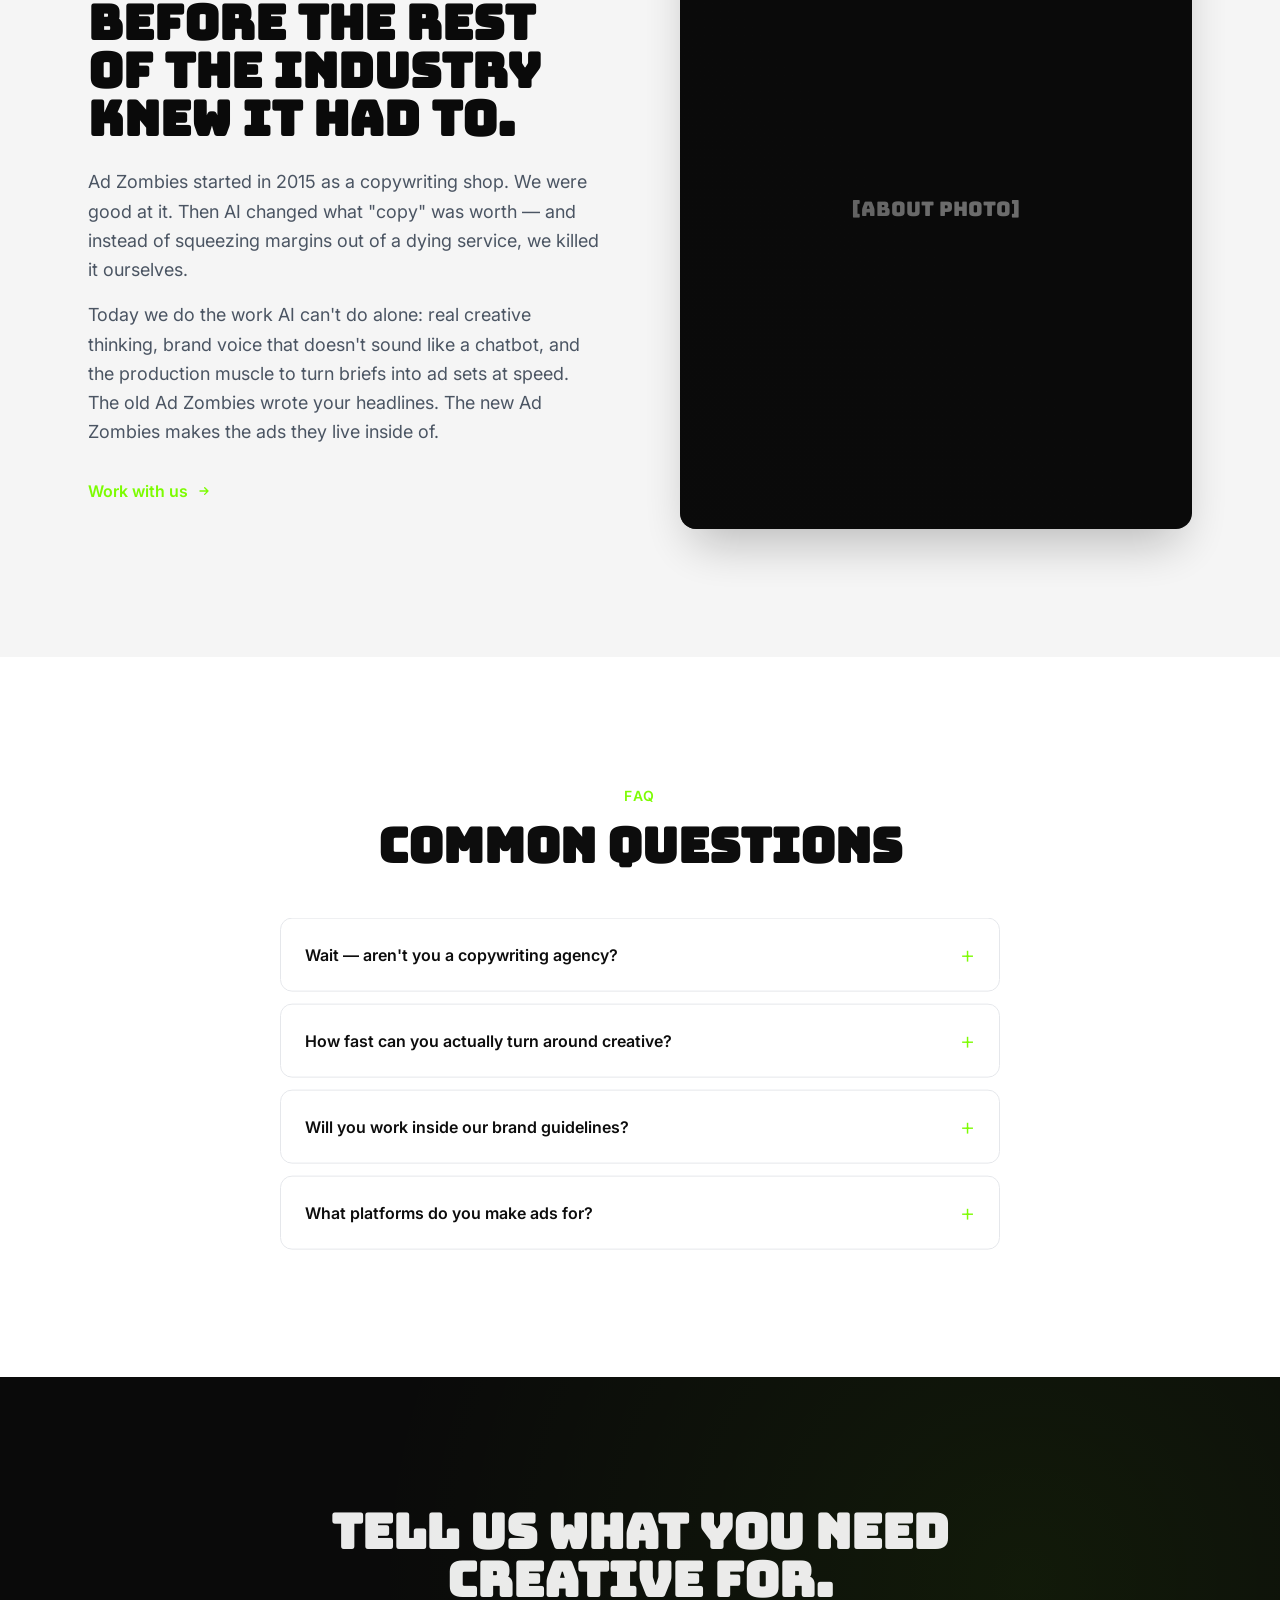
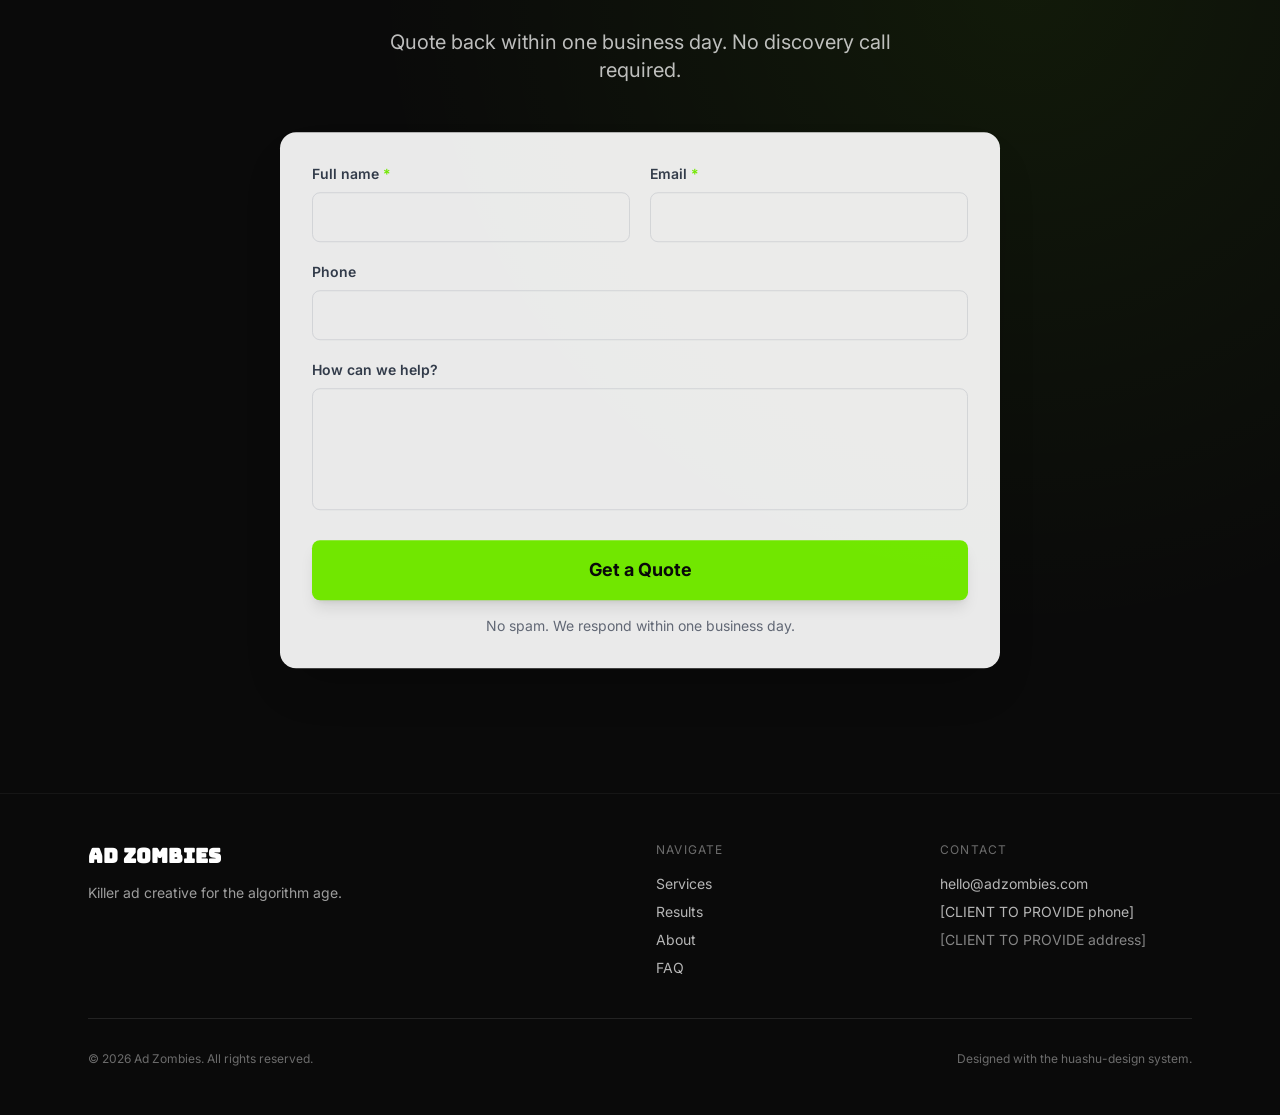
<file: projects/adzombies/index.html>
<!DOCTYPE html>
<html lang="en">
<head>
  <meta charset="UTF-8" />
  <meta name="viewport" content="width=device-width, initial-scale=1.0" />
  <meta name="description" content="Killer ad creative for the algorithm age. We're not your copywriter — we're your creative team." />
  <title>Ad Zombies — Killer ad creative for the algorithm age</title>

  <!-- Fonts -->
  <link rel="preconnect" href="https://fonts.googleapis.com" />
  <link rel="preconnect" href="https://fonts.gstatic.com" crossorigin />
  <link href="https://fonts.googleapis.com/css2?family=Bungee:wght@600;700&family=Inter:wght@400;500;600;700&display=swap" rel="stylesheet" />

  <!-- LOCAL PREVIEW: compiled Tailwind so this works offline.
       Production swap (zero-build) — replace this <link> with:
         <script src="https://cdn.tailwindcss.com"></script>
         <script>tailwind.config = { theme:{ extend:{ colors:{
           'brand-primary':'#0a0a0a','brand-accent':'#7CFC00',
           'brand-dark':'#0a0a0a','brand-light':'#f5f5f5'
         }, fontFamily:{ display:['Bungee','sans-serif'], body:['Inter','sans-serif'] } } } };</script>
  -->
  <link rel="stylesheet" href="./styles.css" />

  <style>
    html { scroll-behavior: smooth; }
    body { font-family: 'Inter', system-ui, sans-serif; background: #f5f5f5; color: #0a0a0a; }
    .font-display { font-family: 'Bungee', serif; }
    /* Header transition */
    #site-header { transition: background-color 250ms ease, backdrop-filter 250ms ease, border-color 250ms ease; }
    #site-header.scrolled { background-color: rgba(0,0,0,0.55); backdrop-filter: blur(12px); border-bottom-color: rgba(255,255,255,0.08); }
    /* Reduced motion — also covers screenshot/print environments. */
    @media (prefers-reduced-motion: reduce) {
      *, *::before, *::after { animation-duration: 0.01ms !important; transition-duration: 0.01ms !important; scroll-behavior: auto !important; }
      [data-anim], [data-reveal], [data-reveal] *, [data-stagger] > * { opacity: 1 !important; transform: none !important; }
    }
  </style>
</head>
<body class="antialiased">

<!-- ============================================================ -->
<!-- HEADER                                                       -->
<!-- ============================================================ -->
<header id="site-header" class="fixed top-0 inset-x-0 z-50 border-b border-transparent">
  <nav class="max-w-6xl mx-auto px-4 md:px-6 h-16 flex items-center justify-between">
    <a href="#top" class="font-display text-xl font-bold text-white tracking-tight">Ad Zombies</a>

    <div class="hidden md:flex items-center gap-8">
      <a href="#services" class="text-white/80 hover:text-white text-sm font-medium transition-colors duration-200">Services</a>
      <a href="#proof" class="text-white/80 hover:text-white text-sm font-medium transition-colors duration-200">Results</a>
      <a href="#about" class="text-white/80 hover:text-white text-sm font-medium transition-colors duration-200">About</a>
      <a href="#faq" class="text-white/80 hover:text-white text-sm font-medium transition-colors duration-200">FAQ</a>
      <a href="#contact" class="bg-brand-accent text-brand-dark px-5 py-2.5 rounded-lg text-sm font-semibold hover:scale-105 transition-transform duration-200">Get a Quote</a>
    </div>

    <button id="mobile-menu-btn" class="md:hidden text-white p-2 -mr-2" aria-label="Open menu" aria-expanded="false">
      <svg class="w-6 h-6" fill="none" stroke="currentColor" viewBox="0 0 24 24" aria-hidden="true">
        <path stroke-linecap="round" stroke-linejoin="round" stroke-width="2" d="M4 6h16M4 12h16M4 18h16" />
      </svg>
    </button>
  </nav>

  <div id="mobile-menu-panel" class="hidden md:hidden bg-brand-dark/95 backdrop-blur border-t border-white/10">
    <div class="px-4 py-4 space-y-1">
      <a href="#services" class="block py-3 text-white/85 hover:text-white border-b border-white/10">Services</a>
      <a href="#proof" class="block py-3 text-white/85 hover:text-white border-b border-white/10">Results</a>
      <a href="#about" class="block py-3 text-white/85 hover:text-white border-b border-white/10">About</a>
      <a href="#faq" class="block py-3 text-white/85 hover:text-white border-b border-white/10">FAQ</a>
      <a href="#contact" class="block mt-3 bg-brand-accent text-brand-dark text-center px-5 py-3 rounded-lg font-semibold">Get a Quote</a>
    </div>
  </div>
</header>

<!-- ============================================================ -->
<!-- HERO                                                         -->
<!-- ============================================================ -->
<section id="top" class="relative min-h-[100svh] flex items-center bg-brand-primary text-white overflow-hidden">
  <!-- Decorative gradient — single, subtle. Replace with brand photo when available. -->
  <div class="absolute inset-0 bg-gradient-to-br from-brand-primary via-brand-primary to-brand-dark"></div>
  <div class="absolute inset-0 opacity-30" style="background-image: radial-gradient(circle at 20% 20%, #7CFC0033 0%, transparent 50%), radial-gradient(circle at 80% 80%, #7CFC0022 0%, transparent 50%);"></div>

  <div class="relative max-w-6xl mx-auto px-4 md:px-6 py-32 md:py-40 w-full">
    <p class="text-brand-accent text-sm font-semibold uppercase tracking-widest mb-6 opacity-0 translate-y-4" data-anim="eyebrow">
      Ad Creative Studio — Est. 2015
    </p>

    <h1 class="font-display text-5xl md:text-7xl font-bold leading-tight max-w-4xl mb-6 opacity-0 translate-y-6" data-anim="headline">
      Ad creative that eats your competition.
    </h1>

    <p class="text-xl md:text-2xl text-white/75 max-w-2xl mb-10 leading-relaxed opacity-0 translate-y-6" data-anim="sub">
      Static, video, and motion ad creative built for paid social and programmatic. Briefs in by Monday, ads in your hands by Friday. We are not copywriters. We are creative.
    </p>

    <div class="flex flex-wrap gap-4 opacity-0 translate-y-6" data-anim="cta">
      <a href="#contact" class="inline-flex items-center justify-center bg-brand-accent text-brand-dark font-semibold px-8 py-4 rounded-lg text-lg hover:scale-105 transition-transform duration-200 shadow-lg min-h-[48px]">
        Get a Quote
      </a>
      <a href="#services" class="inline-flex items-center justify-center border-2 border-white/40 text-white font-semibold px-8 py-4 rounded-lg text-lg hover:bg-white hover:text-brand-dark transition-colors duration-200 min-h-[48px]">
        See How It Works
      </a>
    </div>

    <!-- Inline social proof — single line, above the fold -->
    <div class="mt-12 flex items-center gap-4 opacity-0 translate-y-6" data-anim="cta">
      <div class="flex -space-x-2">
        <div class="w-10 h-10 rounded-full bg-brand-accent/30 border-2 border-brand-primary"></div>
        <div class="w-10 h-10 rounded-full bg-brand-accent/50 border-2 border-brand-primary"></div>
        <div class="w-10 h-10 rounded-full bg-brand-accent/70 border-2 border-brand-primary"></div>
      </div>
      <div class="text-sm text-white/80">
        <span class="text-brand-accent font-semibold">★★★★★</span>
        <span class="ml-2">3,400+ brands · 180,000+ ads shipped</span>
      </div>
    </div>
  </div>
</section>

<!-- ============================================================ -->
<!-- TRUST BAR                                                    -->
<!-- ============================================================ -->
<section class="bg-brand-dark py-12 border-t border-white/5">
  <div class="max-w-6xl mx-auto px-4 md:px-6">
    <p class="text-center text-xs text-white/40 uppercase tracking-widest mb-8" data-reveal>Creative for brands you know</p>
    <div class="flex flex-wrap justify-center items-center gap-x-12 gap-y-6 opacity-70" data-stagger>
      <!-- [CLIENT TO PROVIDE] real client logos. Keep grayscale; lighten on hover. -->
      <div class="text-white/60 font-display text-xl">[DTC Brand]</div>
      <div class="text-white/60 font-display text-xl tracking-tight">[Agency Partner]</div>
      <div class="text-white/60 font-display text-xl italic">[E-com Brand]</div>
      <div class="text-white/60 font-display text-xl uppercase tracking-widest">[SaaS Co]</div>
      <div class="text-white/60 font-display text-xl">[Retail Brand]</div>
    </div>
  </div>
</section>

<!-- ============================================================ -->
<!-- SERVICES                                                     -->
<!-- ============================================================ -->
<section id="services" class="py-24 md:py-32 bg-brand-light">
  <div class="max-w-6xl mx-auto px-4 md:px-6">
    <div class="text-center mb-16 max-w-2xl mx-auto" data-reveal>
      <p class="text-brand-accent text-sm font-semibold uppercase tracking-widest mb-4">What we do</p>
      <h2 class="font-display text-4xl md:text-5xl font-bold text-brand-dark mb-4">Three things. Done at speed.</h2>
      <p class="text-xl text-gray-600">We do ad creative. Not strategy decks. Not campaign management. Not the same flat-rate copy gigs everyone else stopped paying for in 2024.</p>
    </div>

    <div class="grid md:grid-cols-3 gap-8" data-stagger>
      <!-- Service 1 -->
      <article class="bg-white rounded-2xl p-8 shadow-sm hover:shadow-xl hover:-translate-y-1 transition-all duration-300 group">
        <div class="w-14 h-14 rounded-xl flex items-center justify-center mb-6 group-hover:scale-110 transition-transform duration-300" style="background-color: #7CFC001a;">
          <svg class="w-7 h-7" fill="none" stroke="#7CFC00" stroke-width="2" viewBox="0 0 24 24" aria-hidden="true">
            <path stroke-linecap="round" stroke-linejoin="round" d="M9 12.75L11.25 15 15 9.75M21 12a9 9 0 11-18 0 9 9 0 0118 0z" />
          </svg>
        </div>
        <h3 class="font-display text-xl font-bold text-brand-dark mb-3">Static Ad Creative</h3>
        <p class="text-gray-600 leading-relaxed mb-6">Scroll-stopping image ads for Meta, TikTok, Pinterest, and Google Display. We ship in sets — usually 8 to 24 variations per concept — so you can actually test instead of guess.</p>
        <a href="#contact" class="text-brand-dark font-semibold text-sm inline-flex items-center gap-2 hover:gap-3 transition-all duration-200" style="color: #7CFC00;">
          Learn more
          <svg class="w-4 h-4" fill="none" stroke="currentColor" stroke-width="2" viewBox="0 0 24 24" aria-hidden="true"><path stroke-linecap="round" stroke-linejoin="round" d="M13 7l5 5m0 0l-5 5m5-5H6" /></svg>
        </a>
      </article>

      <!-- Service 2 -->
      <article class="bg-white rounded-2xl p-8 shadow-sm hover:shadow-xl hover:-translate-y-1 transition-all duration-300 group">
        <div class="w-14 h-14 rounded-xl flex items-center justify-center mb-6 group-hover:scale-110 transition-transform duration-300" style="background-color: #7CFC001a;">
          <svg class="w-7 h-7" fill="none" stroke="#7CFC00" stroke-width="2" viewBox="0 0 24 24" aria-hidden="true">
            <path stroke-linecap="round" stroke-linejoin="round" d="M3.75 13.5l10.5-11.25L12 10.5h8.25L9.75 21.75 12 13.5H3.75z" />
          </svg>
        </div>
        <h3 class="font-display text-xl font-bold text-brand-dark mb-3">Video Ad Creative</h3>
        <p class="text-gray-600 leading-relaxed mb-6">UGC-style spots, motion graphics, hook-cut variations. Built for paid social where the first 1.7 seconds is the whole game. Multiple lengths, multiple hooks, one brief.</p>
        <a href="#contact" class="font-semibold text-sm inline-flex items-center gap-2 hover:gap-3 transition-all duration-200" style="color: #7CFC00;">
          Learn more
          <svg class="w-4 h-4" fill="none" stroke="currentColor" stroke-width="2" viewBox="0 0 24 24" aria-hidden="true"><path stroke-linecap="round" stroke-linejoin="round" d="M13 7l5 5m0 0l-5 5m5-5H6" /></svg>
        </a>
      </article>

      <!-- Service 3 -->
      <article class="bg-white rounded-2xl p-8 shadow-sm hover:shadow-xl hover:-translate-y-1 transition-all duration-300 group">
        <div class="w-14 h-14 rounded-xl flex items-center justify-center mb-6 group-hover:scale-110 transition-transform duration-300" style="background-color: #7CFC001a;">
          <svg class="w-7 h-7" fill="none" stroke="#7CFC00" stroke-width="2" viewBox="0 0 24 24" aria-hidden="true">
            <path stroke-linecap="round" stroke-linejoin="round" d="M15.59 14.37a6 6 0 01-5.84 7.38v-4.8m5.84-2.58a14.98 14.98 0 006.16-12.12A14.98 14.98 0 009.631 8.41m5.96 5.96a14.926 14.926 0 01-5.841 2.58m-.119-8.54a6 6 0 00-7.381 5.84h4.8m2.581-5.84a14.927 14.927 0 00-2.58 5.84m2.699 2.7c-.103.021-.207.041-.311.06a15.09 15.09 0 01-2.448-2.448 14.9 14.9 0 01.06-.312m-2.24 2.39a4.493 4.493 0 00-1.757 4.306 4.493 4.493 0 004.306-1.758M16.5 9a1.5 1.5 0 11-3 0 1.5 1.5 0 013 0z" />
          </svg>
        </div>
        <h3 class="font-display text-xl font-bold text-brand-dark mb-3">Iteration Sprints</h3>
        <p class="text-gray-600 leading-relaxed mb-6">Monthly retainer for brands fighting ad fatigue. Fresh creative every week — new hooks, new angles, new edits — so your accounts never run dry and your CPMs never balloon.</p>
        <a href="#contact" class="font-semibold text-sm inline-flex items-center gap-2 hover:gap-3 transition-all duration-200" style="color: #7CFC00;">
          Learn more
          <svg class="w-4 h-4" fill="none" stroke="currentColor" stroke-width="2" viewBox="0 0 24 24" aria-hidden="true"><path stroke-linecap="round" stroke-linejoin="round" d="M13 7l5 5m0 0l-5 5m5-5H6" /></svg>
        </a>
      </article>
    </div>
  </div>
</section>

<!-- ============================================================ -->
<!-- PROOF                                                        -->
<!-- ============================================================ -->
<section id="proof" class="py-24 md:py-32 bg-brand-dark text-white">
  <div class="max-w-6xl mx-auto px-4 md:px-6">
    <div class="text-center mb-16 max-w-2xl mx-auto" data-reveal>
      <p class="text-brand-accent text-sm font-semibold uppercase tracking-widest mb-4">Proof</p>
      <h2 class="font-display text-4xl md:text-5xl font-bold mb-4">Brands that don't run boring ads.</h2>
      <p class="text-xl text-white/70">What clients say after their CPMs drop and CTRs climb.</p>
    </div>

    <div class="grid md:grid-cols-3 gap-8" data-stagger>
      <!-- Testimonial 1 -->
      <figure class="bg-white/5 backdrop-blur rounded-2xl p-8 border border-white/10">
        <div class="flex gap-1 mb-4 text-brand-accent" aria-label="5 out of 5 stars">
          <span>★</span><span>★</span><span>★</span><span>★</span><span>★</span>
        </div>
        <blockquote class="text-white/85 leading-relaxed mb-6">"They shipped 18 video variations in nine days. Three of them are still in our top performers six months later. Nobody else moves that fast and lands that often."</blockquote>
        <figcaption class="flex items-center gap-3">
          <div class="w-10 h-10 rounded-full flex items-center justify-center font-bold text-brand-dark" style="background-color: #7CFC00;">J.M.</div>
          <div>
            <p class="font-semibold">Jordan M.</p>
            <p class="text-white/50 text-sm">Head of Growth, DTC skincare brand</p>
          </div>
        </figcaption>
      </figure>

      <!-- Testimonial 2 -->
      <figure class="bg-white/5 backdrop-blur rounded-2xl p-8 border border-white/10">
        <div class="flex gap-1 mb-4 text-brand-accent" aria-label="5 out of 5 stars">
          <span>★</span><span>★</span><span>★</span><span>★</span><span>★</span>
        </div>
        <blockquote class="text-white/85 leading-relaxed mb-6">"We used to wait six weeks for a creative batch from our agency. Ad Zombies hands us a fresh set every Friday. CPMs are down 38 percent and we finally have something new to test on Monday morning."</blockquote>
        <figcaption class="flex items-center gap-3">
          <div class="w-10 h-10 rounded-full flex items-center justify-center font-bold text-brand-dark" style="background-color: #7CFC00;">R.P.</div>
          <div>
            <p class="font-semibold">Rachel P.</p>
            <p class="text-white/50 text-sm">Performance Marketing Lead, e-commerce</p>
          </div>
        </figcaption>
      </figure>

      <!-- Testimonial 3 -->
      <figure class="bg-white/5 backdrop-blur rounded-2xl p-8 border border-white/10">
        <div class="flex gap-1 mb-4 text-brand-accent" aria-label="5 out of 5 stars">
          <span>★</span><span>★</span><span>★</span><span>★</span><span>★</span>
        </div>
        <blockquote class="text-white/85 leading-relaxed mb-6">"As an agency, we tried to keep creative in-house. We were drowning. Ad Zombies became our white-label creative team — same quality, half the cost, ten times the speed."</blockquote>
        <figcaption class="flex items-center gap-3">
          <div class="w-10 h-10 rounded-full flex items-center justify-center font-bold text-brand-dark" style="background-color: #7CFC00;">D.T.</div>
          <div>
            <p class="font-semibold">Devin T.</p>
            <p class="text-white/50 text-sm">Founder, paid social agency</p>
          </div>
        </figcaption>
      </figure>
    </div>

    <!-- [CLIENT TO PROVIDE] — confirm these stats before shipping. Replace any you can't defend. -->
    <div class="mt-20 grid grid-cols-2 md:grid-cols-4 gap-8 text-center" data-reveal>
      <div>
        <div class="font-display text-4xl md:text-5xl font-bold text-brand-accent mb-2">180K+</div>
        <div class="text-white/60 text-sm uppercase tracking-widest">Ads Shipped</div>
      </div>
      <div>
        <div class="font-display text-4xl md:text-5xl font-bold text-brand-accent mb-2">3,400+</div>
        <div class="text-white/60 text-sm uppercase tracking-widest">Brands Served</div>
      </div>
      <div>
        <div class="font-display text-4xl md:text-5xl font-bold text-brand-accent mb-2">72hr</div>
        <div class="text-white/60 text-sm uppercase tracking-widest">Avg. Turnaround</div>
      </div>
      <div>
        <div class="font-display text-4xl md:text-5xl font-bold text-brand-accent mb-2">10 yrs</div>
        <div class="text-white/60 text-sm uppercase tracking-widest">In the Trenches</div>
      </div>
    </div>
  </div>
</section>

<!-- ============================================================ -->
<!-- ABOUT                                                        -->
<!-- ============================================================ -->
<section id="about" class="py-24 md:py-32 bg-brand-light">
  <div class="max-w-6xl mx-auto px-4 md:px-6 grid md:grid-cols-2 gap-12 md:gap-20 items-center">
    <div data-reveal>
      <p class="text-sm font-semibold uppercase tracking-widest mb-4" style="color: #7CFC00;">About</p>
      <h2 class="font-display text-4xl md:text-5xl font-bold text-brand-dark mb-6 leading-tight">We pivoted before the rest of the industry knew it had to.</h2>
      <div class="text-lg text-gray-600 leading-relaxed space-y-4">
        <p>Ad Zombies started in 2015 as a copywriting shop. We were good at it. Then AI changed what "copy" was worth — and instead of squeezing margins out of a dying service, we killed it ourselves.</p>
        <p>Today we do the work AI can't do alone: real creative thinking, brand voice that doesn't sound like a chatbot, and the production muscle to turn briefs into ad sets at speed. The old Ad Zombies wrote your headlines. The new Ad Zombies makes the ads they live inside of.</p>
      </div>
      <a href="#contact" class="mt-8 inline-flex items-center gap-2 font-semibold hover:gap-3 transition-all duration-200" style="color: #7CFC00;">
        Work with us
        <svg class="w-4 h-4" fill="none" stroke="currentColor" stroke-width="2" viewBox="0 0 24 24" aria-hidden="true"><path stroke-linecap="round" stroke-linejoin="round" d="M13 7l5 5m0 0l-5 5m5-5H6" /></svg>
      </a>
    </div>
    <div class="relative aspect-[4/5] rounded-2xl overflow-hidden shadow-2xl bg-brand-primary" data-reveal>
      <!-- Replace with real photo: assets/adzombies-brand/about.jpg -->
      <div class="absolute inset-0 flex items-center justify-center text-white/40 font-display text-xl">[ABOUT PHOTO]</div>
      <div class="absolute inset-0 bg-gradient-to-tr from-brand-primary/60 via-transparent to-transparent"></div>
    </div>
  </div>
</section>

<!-- ============================================================ -->
<!-- FAQ                                                          -->
<!-- ============================================================ -->
<section id="faq" class="py-24 md:py-32 bg-white">
  <div class="max-w-3xl mx-auto px-4 md:px-6">
    <div class="text-center mb-12" data-reveal>
      <p class="text-sm font-semibold uppercase tracking-widest mb-4" style="color: #7CFC00;">FAQ</p>
      <h2 class="font-display text-4xl md:text-5xl font-bold text-brand-dark">Common questions</h2>
    </div>

    <div class="space-y-3" data-reveal>
      <!-- FAQ items — answer real objections, not fluff -->
      <div data-faq class="border border-gray-200 rounded-xl overflow-hidden">
        <button data-faq-trigger class="w-full flex items-center justify-between px-6 py-5 text-left hover:bg-gray-50 transition-colors min-h-[48px]" aria-expanded="false">
          <span class="font-semibold text-brand-dark">Wait — aren't you a copywriting agency?</span>
          <span data-faq-icon class="text-2xl font-light transition-transform duration-200" style="color: #7CFC00;">+</span>
        </button>
        <div data-faq-panel class="hidden px-6 pb-5 text-gray-600 leading-relaxed">
          We were. We don't sell flat-rate copy or campaign management anymore — AI ate that lunch and we don't try to compete with $20/month tools. We pivoted in 2024 to ad creative: the visual production layer that AI can't ship by itself yet. If you're looking for the old service, plenty of folks still sell it. We're doing something different now.
        </div>
      </div>

      <div data-faq class="border border-gray-200 rounded-xl overflow-hidden">
        <button data-faq-trigger class="w-full flex items-center justify-between px-6 py-5 text-left hover:bg-gray-50 transition-colors min-h-[48px]" aria-expanded="false">
          <span class="font-semibold text-brand-dark">How fast can you actually turn around creative?</span>
          <span data-faq-icon class="text-2xl font-light transition-transform duration-200" style="color: #7CFC00;">+</span>
        </button>
        <div data-faq-panel class="hidden px-6 pb-5 text-gray-600 leading-relaxed">
          Static ad sets: 48 to 72 hours from brief approval. Video ads: 5 to 10 business days depending on whether it's UGC, motion, or hybrid. Retainer clients get weekly drops — Monday brief, Friday delivery — every week, no exceptions.
        </div>
      </div>

      <div data-faq class="border border-gray-200 rounded-xl overflow-hidden">
        <button data-faq-trigger class="w-full flex items-center justify-between px-6 py-5 text-left hover:bg-gray-50 transition-colors min-h-[48px]" aria-expanded="false">
          <span class="font-semibold text-brand-dark">Will you work inside our brand guidelines?</span>
          <span data-faq-icon class="text-2xl font-light transition-transform duration-200" style="color: #7CFC00;">+</span>
        </button>
        <div data-faq-panel class="hidden px-6 pb-5 text-gray-600 leading-relaxed">
          Yes. Send us your brand book, your top three winners, and three losers. We learn your voice fast — that's the whole job. We also white-label for agencies who need overflow creative capacity without their clients knowing it isn't in-house.
        </div>
      </div>

      <div data-faq class="border border-gray-200 rounded-xl overflow-hidden">
        <button data-faq-trigger class="w-full flex items-center justify-between px-6 py-5 text-left hover:bg-gray-50 transition-colors min-h-[48px]" aria-expanded="false">
          <span class="font-semibold text-brand-dark">What platforms do you make ads for?</span>
          <span data-faq-icon class="text-2xl font-light transition-transform duration-200" style="color: #7CFC00;">+</span>
        </button>
        <div data-faq-panel class="hidden px-6 pb-5 text-gray-600 leading-relaxed">
          Meta (Facebook + Instagram), TikTok, YouTube Shorts, Pinterest, Snapchat, Google Display, and programmatic banner sizes. Every deliverable comes platform-spec'd, with the aspect ratios and lengths the algorithm actually serves.
        </div>
      </div>
    </div>
  </div>
</section>

<!-- ============================================================ -->
<!-- CONTACT                                                      -->
<!-- ============================================================ -->
<section id="contact" class="py-24 md:py-32 bg-brand-primary text-white relative overflow-hidden">
  <div class="absolute inset-0 opacity-20" style="background-image: radial-gradient(circle at 80% 20%, #7CFC0055 0%, transparent 50%);"></div>

  <div class="relative max-w-3xl mx-auto px-4 md:px-6 text-center">
    <h2 class="font-display text-4xl md:text-5xl font-bold mb-6" data-reveal>Tell us what you need creative for.</h2>
    <p class="text-white/80 text-xl mb-12 max-w-xl mx-auto" data-reveal>Quote back within one business day. No discovery call required.</p>

    <form id="contact-form" class="bg-white rounded-2xl p-6 md:p-8 text-left shadow-2xl text-brand-dark" data-reveal novalidate>
      <div class="grid md:grid-cols-2 gap-5 mb-5">
        <div>
          <label for="cf-name" class="block text-sm font-semibold text-gray-700 mb-2">Full name <span style="color: #7CFC00;">*</span></label>
          <input id="cf-name" name="name" type="text" required autocomplete="name"
                 class="w-full border border-gray-200 rounded-lg px-4 py-3 text-gray-900 focus:outline-none focus:ring-2 transition min-h-[48px]"
                 style="--tw-ring-color: #7CFC00;" />
        </div>
        <div>
          <label for="cf-email" class="block text-sm font-semibold text-gray-700 mb-2">Email <span style="color: #7CFC00;">*</span></label>
          <input id="cf-email" name="email" type="email" required autocomplete="email"
                 class="w-full border border-gray-200 rounded-lg px-4 py-3 text-gray-900 focus:outline-none focus:ring-2 transition min-h-[48px]"
                 style="--tw-ring-color: #7CFC00;" />
        </div>
      </div>
      <div class="mb-5">
        <label for="cf-phone" class="block text-sm font-semibold text-gray-700 mb-2">Phone</label>
        <input id="cf-phone" name="phone" type="tel" autocomplete="tel"
               class="w-full border border-gray-200 rounded-lg px-4 py-3 text-gray-900 focus:outline-none focus:ring-2 transition min-h-[48px]"
               style="--tw-ring-color: #7CFC00;" />
      </div>
      <div class="mb-6">
        <label for="cf-message" class="block text-sm font-semibold text-gray-700 mb-2">How can we help?</label>
        <textarea id="cf-message" name="message" rows="4"
                  class="w-full border border-gray-200 rounded-lg px-4 py-3 text-gray-900 focus:outline-none focus:ring-2 transition resize-none"
                  style="--tw-ring-color: #7CFC00;"></textarea>
      </div>
      <button type="submit"
              class="w-full font-bold py-4 rounded-lg text-lg hover:scale-[1.02] transition-transform duration-200 shadow-lg min-h-[48px]"
              style="background-color: #7CFC00; color: #0a0a0a;">
        Get a Quote
      </button>
      <p class="text-center text-gray-500 text-sm mt-4">No spam. We respond within one business day.</p>
    </form>
  </div>
</section>

<!-- ============================================================ -->
<!-- FOOTER                                                       -->
<!-- ============================================================ -->
<footer class="bg-brand-dark text-white/70 py-12 border-t border-white/5">
  <div class="max-w-6xl mx-auto px-4 md:px-6">
    <div class="grid md:grid-cols-4 gap-8 mb-10">
      <div class="md:col-span-2">
        <p class="font-display text-xl font-bold text-white mb-3">Ad Zombies</p>
        <p class="text-sm text-white/60 max-w-sm leading-relaxed">Killer ad creative for the algorithm age.</p>
      </div>
      <div>
        <p class="text-xs uppercase tracking-widest text-white/40 mb-4">Navigate</p>
        <ul class="space-y-2 text-sm">
          <li><a href="#services" class="hover:text-white transition-colors">Services</a></li>
          <li><a href="#proof" class="hover:text-white transition-colors">Results</a></li>
          <li><a href="#about" class="hover:text-white transition-colors">About</a></li>
          <li><a href="#faq" class="hover:text-white transition-colors">FAQ</a></li>
        </ul>
      </div>
      <div>
        <p class="text-xs uppercase tracking-widest text-white/40 mb-4">Contact</p>
        <ul class="space-y-2 text-sm">
          <li><a href="mailto:hello@adzombies.com" class="hover:text-white transition-colors">hello@adzombies.com</a></li>
          <li><a href="tel:+18005550199" class="hover:text-white transition-colors">[CLIENT TO PROVIDE phone]</a></li>
          <li class="text-white/50">[CLIENT TO PROVIDE address]</li>
        </ul>
      </div>
    </div>
    <div class="pt-8 border-t border-white/10 flex flex-col md:flex-row gap-4 md:items-center md:justify-between text-xs text-white/40">
      <p>&copy; <span id="year"></span> Ad Zombies. All rights reserved.</p>
      <p>Designed with the huashu-design system.</p>
    </div>
  </div>
</footer>

<!-- ============================================================ -->
<!-- SCRIPTS (loaded at end of body)                              -->
<!-- ============================================================ -->
<!-- LOCAL PREVIEW: vendored GSAP. Swap to CDN for deploy if preferred. -->
<script src="./vendor-gsap.min.js"></script>
<script src="./vendor-scrolltrigger.min.js"></script>
<script src="./main.js"></script>
<script>document.getElementById('year').textContent = new Date().getFullYear();</script>

</body>
</html>
</file>
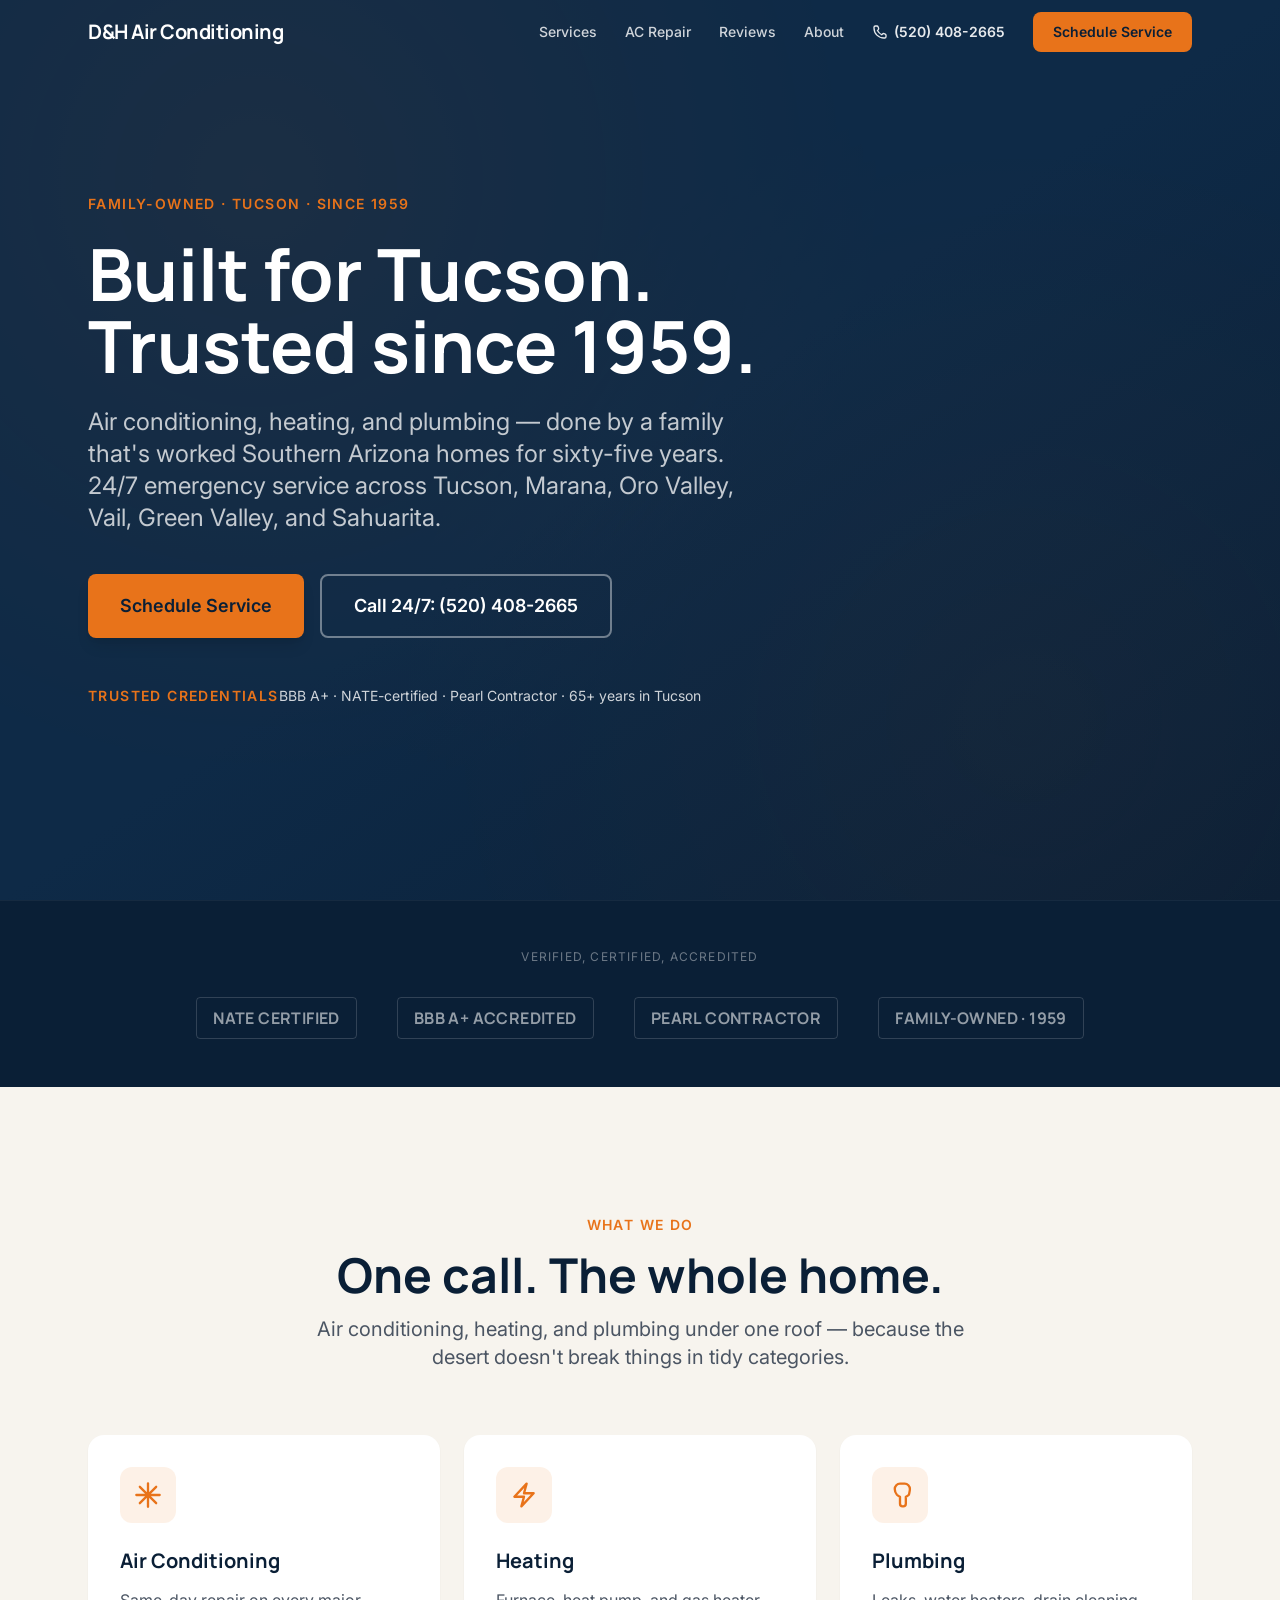
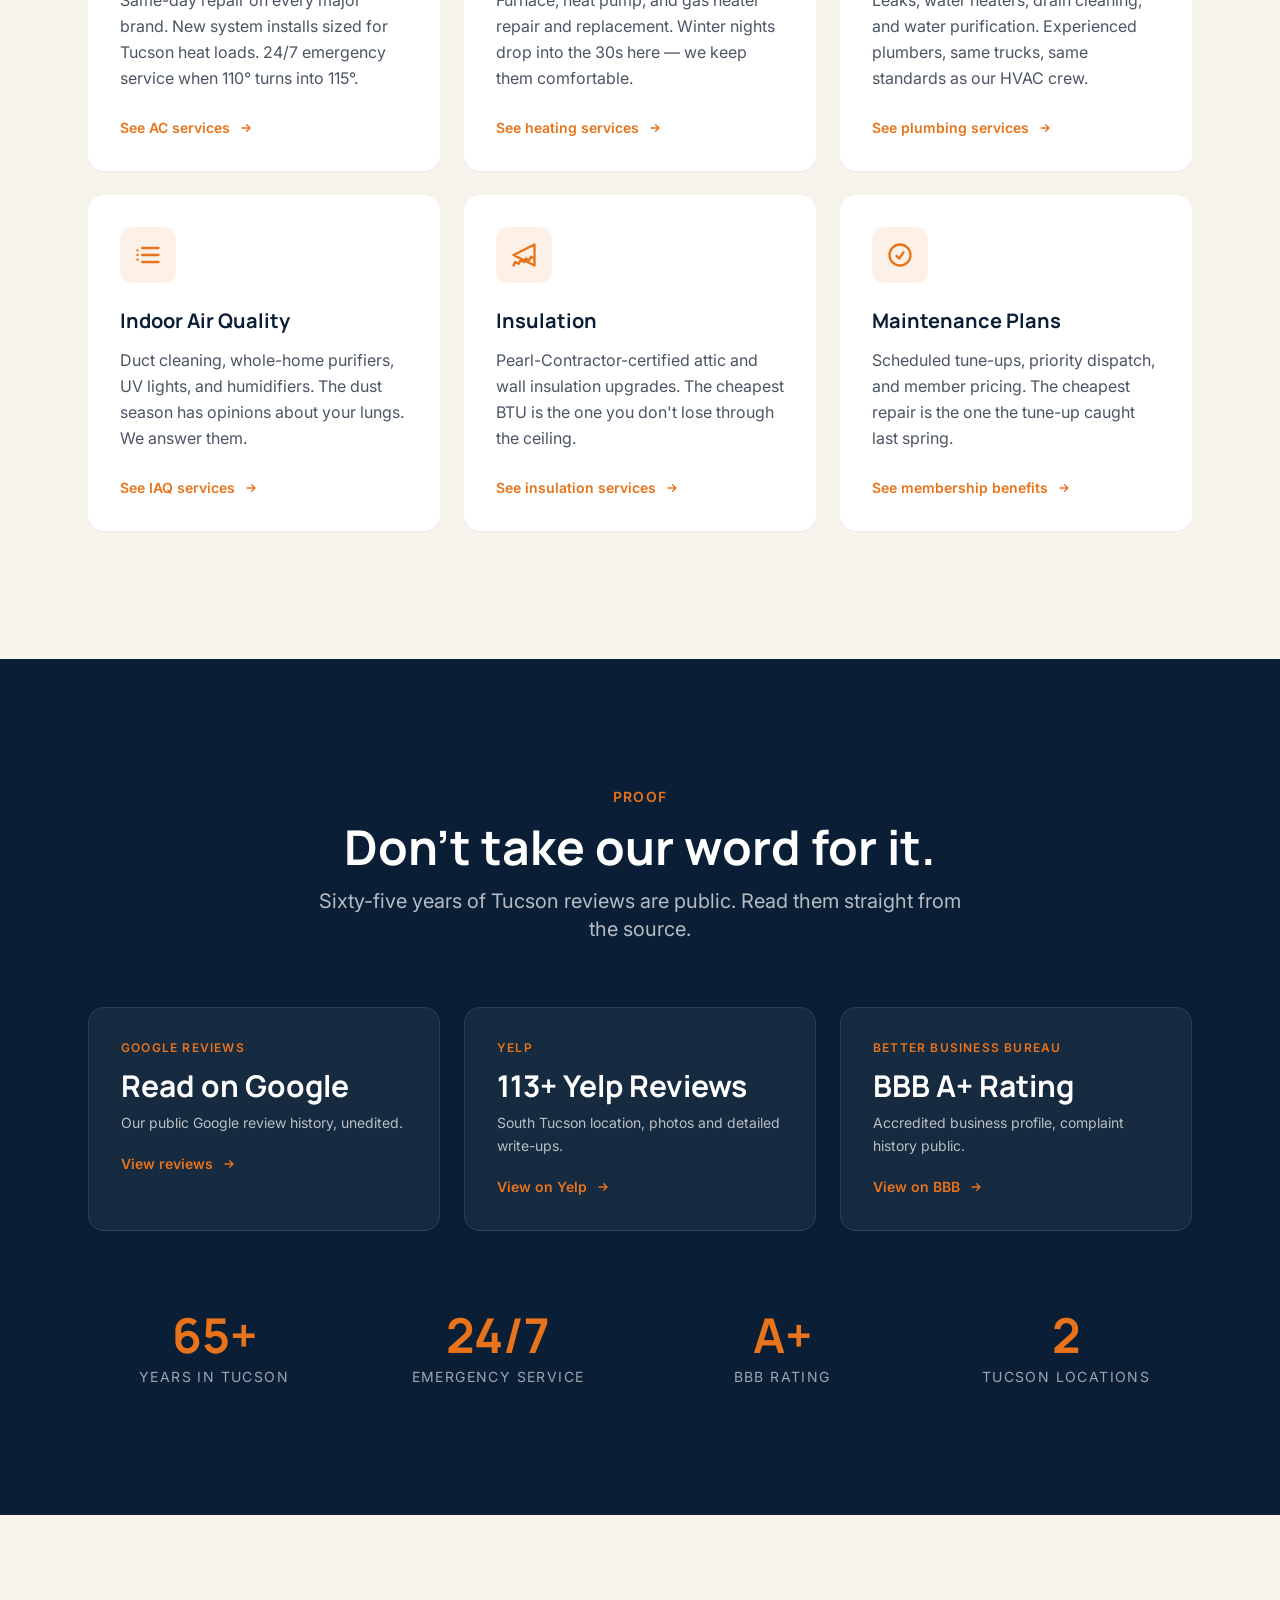
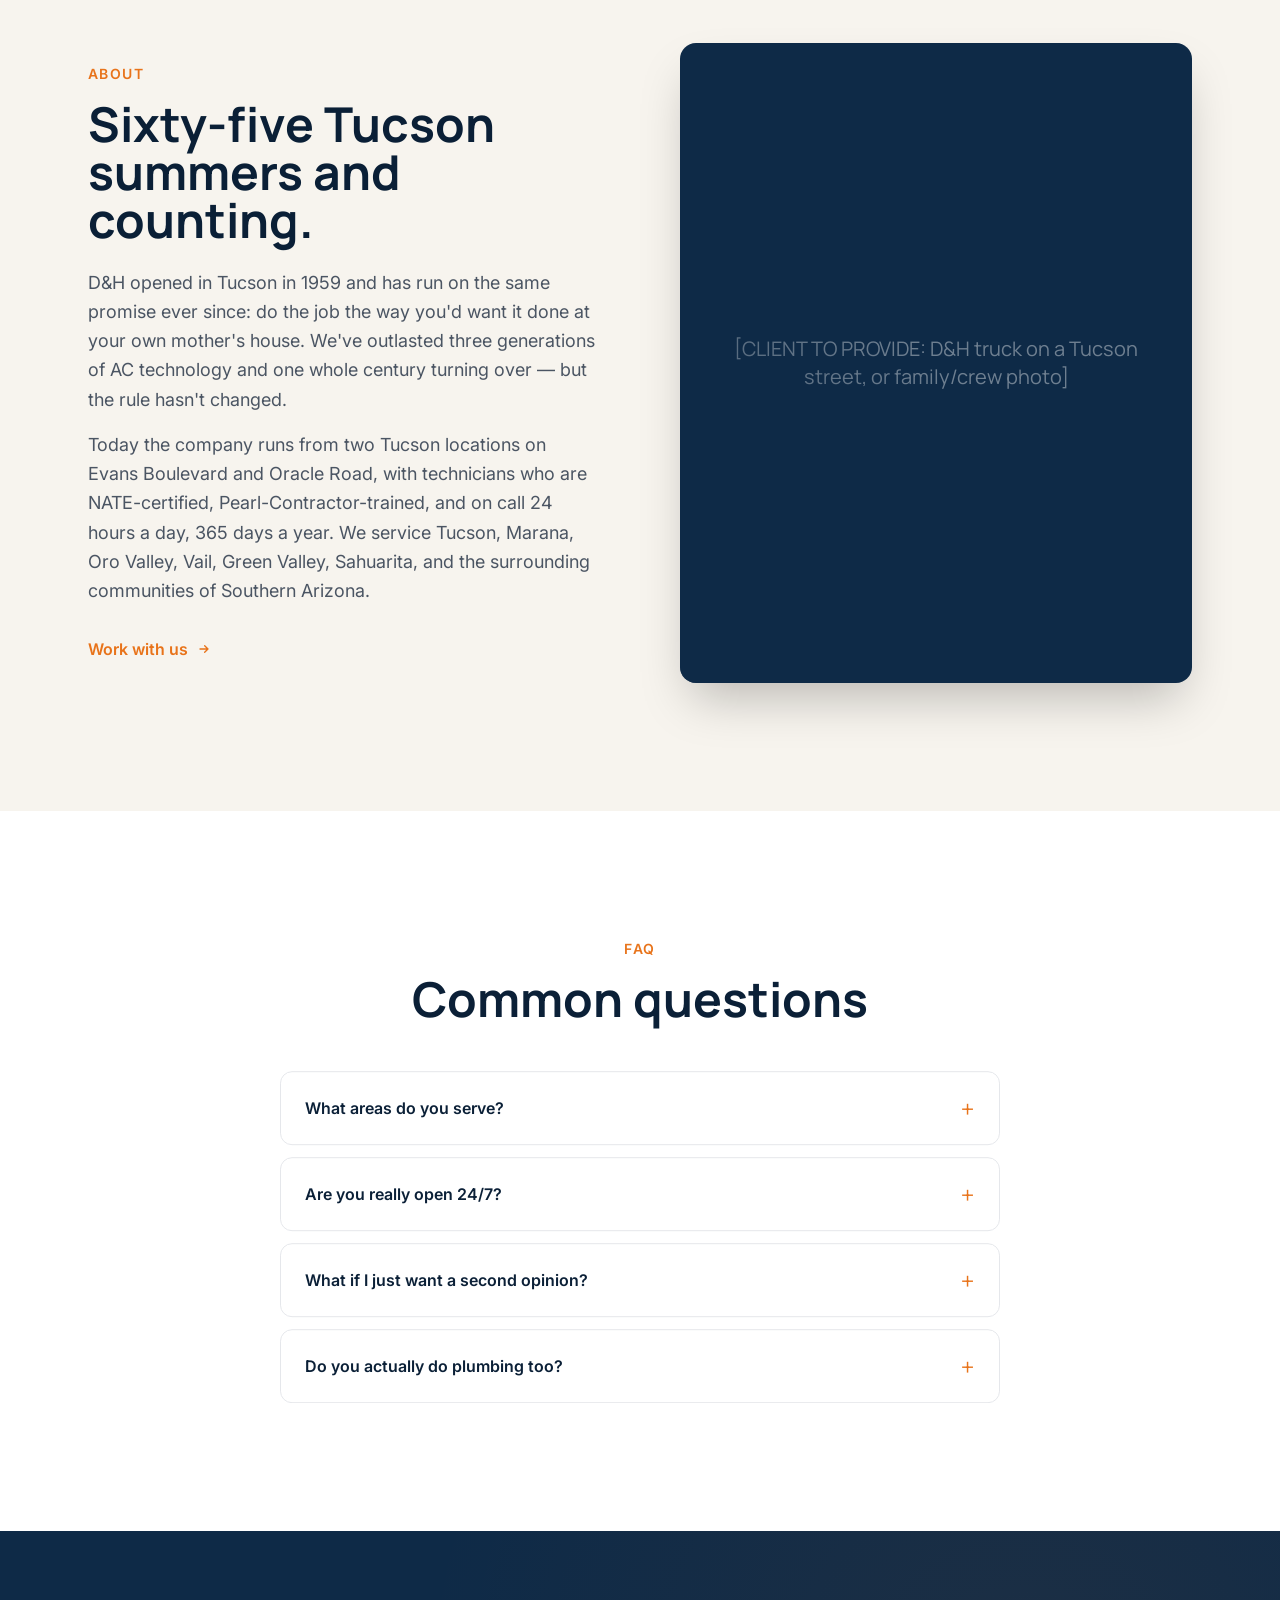
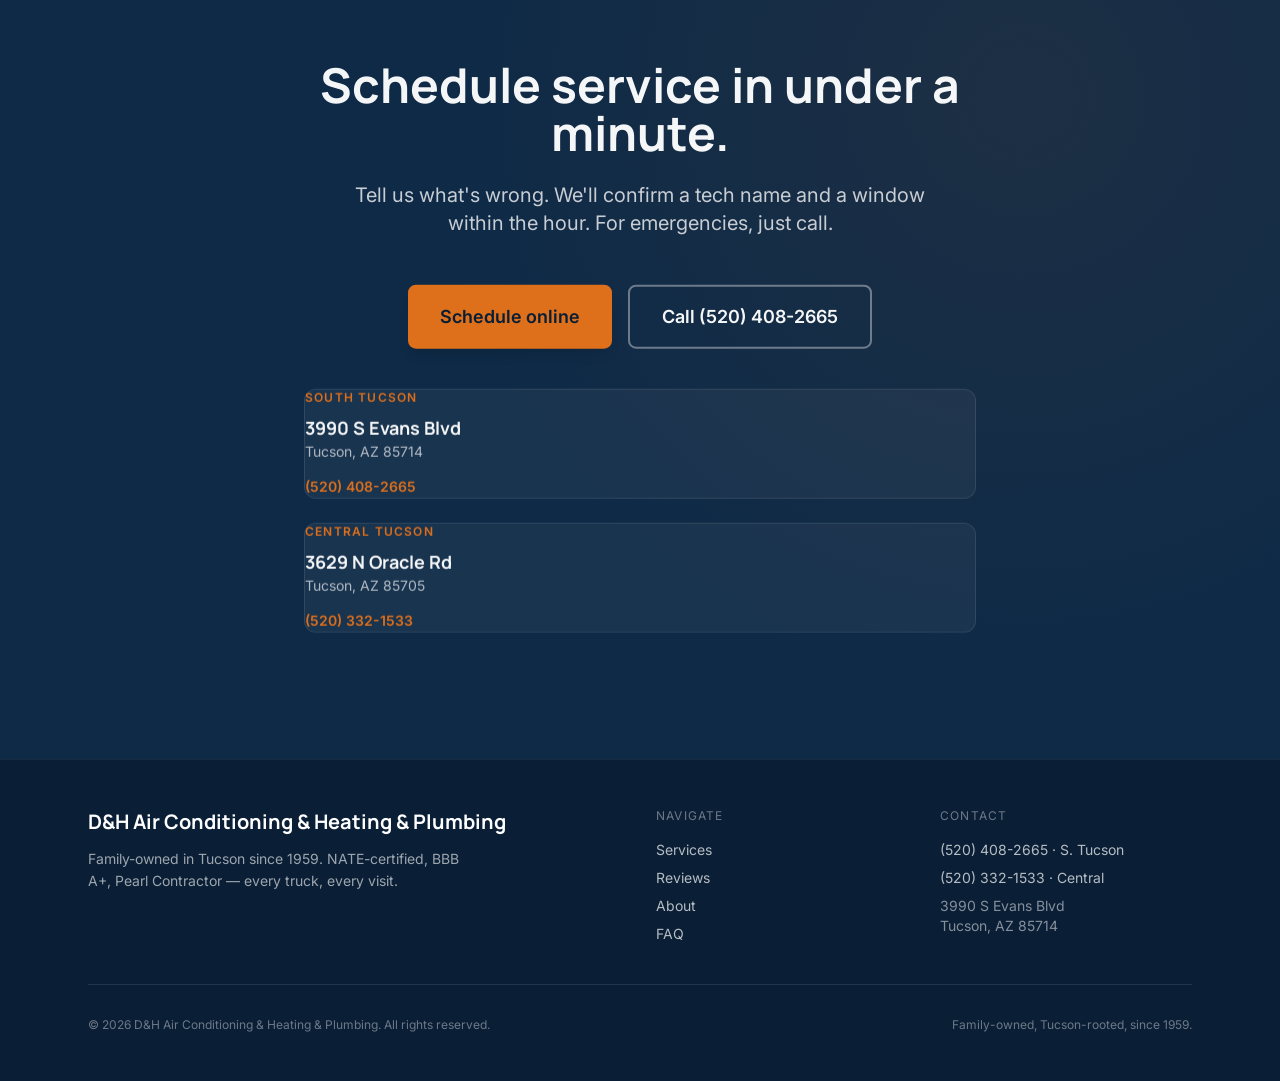
<file: projects/dandhac/index.html>
<!DOCTYPE html>
<html lang="en">
<head>
  <meta charset="UTF-8" />
  <meta name="viewport" content="width=device-width, initial-scale=1.0" />
  <meta name="description" content="Family-owned Tucson HVAC since 1959. Air conditioning, heating, plumbing. 24/7 emergency service across Tucson, Marana, Oro Valley, Vail, Green Valley, and Sahuarita. NATE-certified, BBB A+, Pearl Contractor." />
  <title>D&H Air Conditioning &amp; Heating &amp; Plumbing — Tucson HVAC since 1959</title>

  <link rel="preconnect" href="https://fonts.googleapis.com" />
  <link rel="preconnect" href="https://fonts.gstatic.com" crossorigin />
  <link href="https://fonts.googleapis.com/css2?family=Manrope:wght@600;700;800&family=Inter:wght@400;500;600;700&display=swap" rel="stylesheet" />

  <link rel="stylesheet" href="./styles.css" />

  <style>
    html { scroll-behavior: smooth; }
    body { font-family: 'Inter', system-ui, sans-serif; background: #F7F4EE; color: #0A1F36; }
    .font-display { font-family: 'Manrope', system-ui, sans-serif; }
    #site-header { transition: background-color 250ms ease, backdrop-filter 250ms ease, border-color 250ms ease; }
    #site-header.scrolled { background-color: rgba(0,0,0,0.55); backdrop-filter: blur(12px); border-bottom-color: rgba(255,255,255,0.08); }
    @media (prefers-reduced-motion: reduce) {
      *, *::before, *::after { animation-duration: 0.01ms !important; transition-duration: 0.01ms !important; scroll-behavior: auto !important; }
      [data-anim], [data-reveal], [data-reveal] *, [data-stagger] > * { opacity: 1 !important; transform: none !important; }
    }
  </style>
</head>
<body class="antialiased">

<!-- HEADER -->
<header id="site-header" class="fixed top-0 inset-x-0 z-50 border-b border-transparent">
  <nav class="max-w-6xl mx-auto px-4 md:px-6 h-16 flex items-center justify-between">
    <a href="./index.html" class="font-display text-xl font-bold text-white tracking-tight">D&amp;H Air Conditioning</a>

    <div class="hidden md:flex items-center gap-7">
      <a href="./index.html#services" class="text-white/80 hover:text-white text-sm font-medium transition-colors duration-200">Services</a>
      <a href="./ac-repair.html" class="text-white/80 hover:text-white text-sm font-medium transition-colors duration-200">AC Repair</a>
      <a href="./index.html#proof" class="text-white/80 hover:text-white text-sm font-medium transition-colors duration-200">Reviews</a>
      <a href="./index.html#about" class="text-white/80 hover:text-white text-sm font-medium transition-colors duration-200">About</a>
      <a href="tel:+15204082665" class="text-white/90 hover:text-white text-sm font-semibold transition-colors duration-200 flex items-center gap-1.5">
        <svg class="w-4 h-4" fill="none" stroke="currentColor" viewBox="0 0 24 24" aria-hidden="true"><path stroke-linecap="round" stroke-linejoin="round" stroke-width="2" d="M3 5a2 2 0 012-2h2.28a2 2 0 011.9 1.37l.7 2.09a2 2 0 01-.45 2.02l-1.27 1.27a16 16 0 006.4 6.4l1.27-1.27a2 2 0 012.02-.45l2.09.7A2 2 0 0121 16.72V19a2 2 0 01-2 2h-1C9.6 21 3 14.4 3 6V5z"/></svg>
        (520) 408-2665
      </a>
      <a href="./schedule.html" class="bg-brand-accent text-brand-dark px-5 py-2.5 rounded-lg text-sm font-semibold hover:scale-105 transition-transform duration-200">Schedule Service</a>
    </div>

    <button id="mobile-menu-btn" class="md:hidden text-white p-2 -mr-2" aria-label="Open menu" aria-expanded="false">
      <svg class="w-6 h-6" fill="none" stroke="currentColor" viewBox="0 0 24 24" aria-hidden="true">
        <path stroke-linecap="round" stroke-linejoin="round" stroke-width="2" d="M4 6h16M4 12h16M4 18h16" />
      </svg>
    </button>
  </nav>

  <div id="mobile-menu-panel" class="hidden md:hidden bg-brand-dark/95 backdrop-blur border-t border-white/10">
    <div class="px-4 py-4 space-y-1">
      <a href="./index.html#services" class="block py-3 text-white/85 hover:text-white border-b border-white/10">Services</a>
      <a href="./ac-repair.html" class="block py-3 text-white/85 hover:text-white border-b border-white/10">AC Repair</a>
      <a href="./index.html#proof" class="block py-3 text-white/85 hover:text-white border-b border-white/10">Reviews</a>
      <a href="./index.html#about" class="block py-3 text-white/85 hover:text-white border-b border-white/10">About</a>
      <a href="tel:+15204082665" class="block py-3 text-white/85 hover:text-white border-b border-white/10 font-semibold">Call (520) 408-2665</a>
      <a href="./schedule.html" class="block mt-3 bg-brand-accent text-brand-dark text-center px-5 py-3 rounded-lg font-semibold">Schedule Service</a>
    </div>
  </div>
</header>

<!-- HERO -->
<section id="top" class="relative min-h-[100svh] flex items-center bg-brand-primary text-white overflow-hidden">
  <div class="absolute inset-0 bg-gradient-to-br from-brand-primary via-brand-primary to-brand-dark"></div>
  <div class="absolute inset-0 opacity-30" style="background-image: radial-gradient(circle at 20% 20%, #E8731A33 0%, transparent 50%), radial-gradient(circle at 80% 80%, #E8731A22 0%, transparent 50%);"></div>

  <div class="relative max-w-6xl mx-auto px-4 md:px-6 py-32 md:py-40 w-full">
    <p class="text-brand-accent text-sm font-semibold uppercase tracking-widest mb-6 opacity-0 translate-y-4" data-anim="eyebrow">
      Family-owned · Tucson · Since 1959
    </p>

    <h1 class="font-display text-5xl md:text-7xl font-bold leading-tight max-w-4xl mb-6 opacity-0 translate-y-6" data-anim="headline">
      Built for Tucson.<br/>Trusted since 1959.
    </h1>

    <p class="text-xl md:text-2xl text-white/75 max-w-2xl mb-10 leading-relaxed opacity-0 translate-y-6" data-anim="sub">
      Air conditioning, heating, and plumbing — done by a family that's worked Southern Arizona homes for sixty-five years. 24/7 emergency service across Tucson, Marana, Oro Valley, Vail, Green Valley, and Sahuarita.
    </p>

    <div class="flex flex-wrap gap-4 opacity-0 translate-y-6" data-anim="cta">
      <a href="./schedule.html" class="inline-flex items-center justify-center bg-brand-accent text-brand-dark font-semibold px-8 py-4 rounded-lg text-lg hover:scale-105 transition-transform duration-200 shadow-lg min-h-[48px]">
        Schedule Service
      </a>
      <a href="tel:+15204082665" class="inline-flex items-center justify-center border-2 border-white/40 text-white font-semibold px-8 py-4 rounded-lg text-lg hover:bg-white hover:text-brand-dark transition-colors duration-200 min-h-[48px]">
        Call 24/7: (520) 408-2665
      </a>
    </div>

    <!-- Inline social proof — verified credentials only -->
    <div class="mt-12 flex flex-wrap items-center gap-x-6 gap-y-3 opacity-0 translate-y-6" data-anim="cta">
      <span class="text-sm font-semibold text-brand-accent uppercase tracking-widest">Trusted credentials</span>
      <span class="text-sm text-white/80">BBB A+ · NATE-certified · Pearl Contractor · 65+ years in Tucson</span>
    </div>
  </div>
</section>

<!-- TRUST BAR -->
<section class="bg-brand-dark py-12 border-t border-white/5">
  <div class="max-w-6xl mx-auto px-4 md:px-6">
    <p class="text-center text-xs text-white/40 uppercase tracking-widest mb-8" data-reveal>Verified, certified, accredited</p>
    <div class="flex flex-wrap justify-center items-center gap-x-10 gap-y-6 opacity-80" data-stagger>
      <div class="text-white/70 font-display text-base font-bold tracking-wide border border-white/20 rounded px-4 py-2">NATE&nbsp;CERTIFIED</div>
      <div class="text-white/70 font-display text-base font-bold tracking-wide border border-white/20 rounded px-4 py-2">BBB A+ ACCREDITED</div>
      <div class="text-white/70 font-display text-base font-bold tracking-wide border border-white/20 rounded px-4 py-2">PEARL CONTRACTOR</div>
      <div class="text-white/70 font-display text-base font-bold tracking-wide border border-white/20 rounded px-4 py-2">FAMILY-OWNED · 1959</div>
    </div>
  </div>
</section>

<!-- SERVICES -->
<section id="services" class="py-24 md:py-32 bg-brand-light">
  <div class="max-w-6xl mx-auto px-4 md:px-6">
    <div class="text-center mb-16 max-w-2xl mx-auto" data-reveal>
      <p class="text-brand-accent text-sm font-semibold uppercase tracking-widest mb-4">What we do</p>
      <h2 class="font-display text-4xl md:text-5xl font-bold text-brand-dark mb-4">One call. The whole home.</h2>
      <p class="text-xl text-gray-600">Air conditioning, heating, and plumbing under one roof — because the desert doesn't break things in tidy categories.</p>
    </div>

    <div class="grid md:grid-cols-2 lg:grid-cols-3 gap-6" data-stagger>
      <!-- Air Conditioning -->
      <article class="bg-white rounded-2xl p-8 shadow-sm hover:shadow-xl hover:-translate-y-1 transition-all duration-300 group">
        <div class="w-14 h-14 rounded-xl flex items-center justify-center mb-6 group-hover:scale-110 transition-transform duration-300" style="background-color: #E8731A1a;">
          <svg class="w-7 h-7" fill="none" stroke="#E8731A" stroke-width="2" viewBox="0 0 24 24" aria-hidden="true">
            <path stroke-linecap="round" stroke-linejoin="round" d="M12 2v20M2 12h20M5 5l14 14M19 5L5 19" />
          </svg>
        </div>
        <h3 class="font-display text-xl font-bold text-brand-dark mb-3">Air Conditioning</h3>
        <p class="text-gray-600 leading-relaxed mb-6">Same-day repair on every major brand. New system installs sized for Tucson heat loads. 24/7 emergency service when 110° turns into 115°.</p>
        <a href="./ac-repair.html" class="font-semibold text-sm inline-flex items-center gap-2 hover:gap-3 transition-all duration-200" style="color: #E8731A;">
          See AC services
          <svg class="w-4 h-4" fill="none" stroke="currentColor" stroke-width="2" viewBox="0 0 24 24" aria-hidden="true"><path stroke-linecap="round" stroke-linejoin="round" d="M13 7l5 5m0 0l-5 5m5-5H6" /></svg>
        </a>
      </article>

      <!-- Heating -->
      <article class="bg-white rounded-2xl p-8 shadow-sm hover:shadow-xl hover:-translate-y-1 transition-all duration-300 group">
        <div class="w-14 h-14 rounded-xl flex items-center justify-center mb-6 group-hover:scale-110 transition-transform duration-300" style="background-color: #E8731A1a;">
          <svg class="w-7 h-7" fill="none" stroke="#E8731A" stroke-width="2" viewBox="0 0 24 24" aria-hidden="true">
            <path stroke-linecap="round" stroke-linejoin="round" d="M3.75 13.5l10.5-11.25L12 10.5h8.25L9.75 21.75 12 13.5H3.75z" />
          </svg>
        </div>
        <h3 class="font-display text-xl font-bold text-brand-dark mb-3">Heating</h3>
        <p class="text-gray-600 leading-relaxed mb-6">Furnace, heat pump, and gas heater repair and replacement. Winter nights drop into the 30s here — we keep them comfortable.</p>
        <a href="./schedule.html" class="font-semibold text-sm inline-flex items-center gap-2 hover:gap-3 transition-all duration-200" style="color: #E8731A;">
          See heating services
          <svg class="w-4 h-4" fill="none" stroke="currentColor" stroke-width="2" viewBox="0 0 24 24" aria-hidden="true"><path stroke-linecap="round" stroke-linejoin="round" d="M13 7l5 5m0 0l-5 5m5-5H6" /></svg>
        </a>
      </article>

      <!-- Plumbing -->
      <article class="bg-white rounded-2xl p-8 shadow-sm hover:shadow-xl hover:-translate-y-1 transition-all duration-300 group">
        <div class="w-14 h-14 rounded-xl flex items-center justify-center mb-6 group-hover:scale-110 transition-transform duration-300" style="background-color: #E8731A1a;">
          <svg class="w-7 h-7" fill="none" stroke="#E8731A" stroke-width="2" viewBox="0 0 24 24" aria-hidden="true">
            <path stroke-linecap="round" stroke-linejoin="round" d="M12 2.25c-2.485 0-4.5 2.099-4.5 4.688 0 1.935.7 3.597 1.838 4.823a8.193 8.193 0 002.662 1.81V19.5a2.25 2.25 0 002.25 2.25h.5a2.25 2.25 0 002.25-2.25v-5.929a8.193 8.193 0 002.662-1.81C19.8 10.535 20.5 8.873 20.5 6.938 20.5 4.349 18.485 2.25 16 2.25h-4z" />
          </svg>
        </div>
        <h3 class="font-display text-xl font-bold text-brand-dark mb-3">Plumbing</h3>
        <p class="text-gray-600 leading-relaxed mb-6">Leaks, water heaters, drain cleaning, and water purification. Experienced plumbers, same trucks, same standards as our HVAC crew.</p>
        <a href="./schedule.html" class="font-semibold text-sm inline-flex items-center gap-2 hover:gap-3 transition-all duration-200" style="color: #E8731A;">
          See plumbing services
          <svg class="w-4 h-4" fill="none" stroke="currentColor" stroke-width="2" viewBox="0 0 24 24" aria-hidden="true"><path stroke-linecap="round" stroke-linejoin="round" d="M13 7l5 5m0 0l-5 5m5-5H6" /></svg>
        </a>
      </article>

      <!-- Indoor Air Quality -->
      <article class="bg-white rounded-2xl p-8 shadow-sm hover:shadow-xl hover:-translate-y-1 transition-all duration-300 group">
        <div class="w-14 h-14 rounded-xl flex items-center justify-center mb-6 group-hover:scale-110 transition-transform duration-300" style="background-color: #E8731A1a;">
          <svg class="w-7 h-7" fill="none" stroke="#E8731A" stroke-width="2" viewBox="0 0 24 24" aria-hidden="true">
            <path stroke-linecap="round" stroke-linejoin="round" d="M3 8h.01M3 12h.01M3 16h.01M7 6h14M7 12h14M7 18h14" />
          </svg>
        </div>
        <h3 class="font-display text-xl font-bold text-brand-dark mb-3">Indoor Air Quality</h3>
        <p class="text-gray-600 leading-relaxed mb-6">Duct cleaning, whole-home purifiers, UV lights, and humidifiers. The dust season has opinions about your lungs. We answer them.</p>
        <a href="./schedule.html" class="font-semibold text-sm inline-flex items-center gap-2 hover:gap-3 transition-all duration-200" style="color: #E8731A;">
          See IAQ services
          <svg class="w-4 h-4" fill="none" stroke="currentColor" stroke-width="2" viewBox="0 0 24 24" aria-hidden="true"><path stroke-linecap="round" stroke-linejoin="round" d="M13 7l5 5m0 0l-5 5m5-5H6" /></svg>
        </a>
      </article>

      <!-- Insulation -->
      <article class="bg-white rounded-2xl p-8 shadow-sm hover:shadow-xl hover:-translate-y-1 transition-all duration-300 group">
        <div class="w-14 h-14 rounded-xl flex items-center justify-center mb-6 group-hover:scale-110 transition-transform duration-300" style="background-color: #E8731A1a;">
          <svg class="w-7 h-7" fill="none" stroke="#E8731A" stroke-width="2" viewBox="0 0 24 24" aria-hidden="true">
            <path stroke-linecap="round" stroke-linejoin="round" d="M3 21l1.5-3 3 1.5L9 16.5l3 1.5 1.5-3 3 1.5L18 13.5l3 1.5M3 12l18-9v18l-18-9z" />
          </svg>
        </div>
        <h3 class="font-display text-xl font-bold text-brand-dark mb-3">Insulation</h3>
        <p class="text-gray-600 leading-relaxed mb-6">Pearl-Contractor-certified attic and wall insulation upgrades. The cheapest BTU is the one you don't lose through the ceiling.</p>
        <a href="./schedule.html" class="font-semibold text-sm inline-flex items-center gap-2 hover:gap-3 transition-all duration-200" style="color: #E8731A;">
          See insulation services
          <svg class="w-4 h-4" fill="none" stroke="currentColor" stroke-width="2" viewBox="0 0 24 24" aria-hidden="true"><path stroke-linecap="round" stroke-linejoin="round" d="M13 7l5 5m0 0l-5 5m5-5H6" /></svg>
        </a>
      </article>

      <!-- Maintenance Plans -->
      <article class="bg-white rounded-2xl p-8 shadow-sm hover:shadow-xl hover:-translate-y-1 transition-all duration-300 group">
        <div class="w-14 h-14 rounded-xl flex items-center justify-center mb-6 group-hover:scale-110 transition-transform duration-300" style="background-color: #E8731A1a;">
          <svg class="w-7 h-7" fill="none" stroke="#E8731A" stroke-width="2" viewBox="0 0 24 24" aria-hidden="true">
            <path stroke-linecap="round" stroke-linejoin="round" d="M9 12.75L11.25 15 15 9.75M21 12a9 9 0 11-18 0 9 9 0 0118 0z" />
          </svg>
        </div>
        <h3 class="font-display text-xl font-bold text-brand-dark mb-3">Maintenance Plans</h3>
        <p class="text-gray-600 leading-relaxed mb-6">Scheduled tune-ups, priority dispatch, and member pricing. The cheapest repair is the one the tune-up caught last spring.</p>
        <a href="./schedule.html" class="font-semibold text-sm inline-flex items-center gap-2 hover:gap-3 transition-all duration-200" style="color: #E8731A;">
          See membership benefits
          <svg class="w-4 h-4" fill="none" stroke="currentColor" stroke-width="2" viewBox="0 0 24 24" aria-hidden="true"><path stroke-linecap="round" stroke-linejoin="round" d="M13 7l5 5m0 0l-5 5m5-5H6" /></svg>
        </a>
      </article>
    </div>
  </div>
</section>

<!-- PROOF — link to real public reviews, no fabricated quotes -->
<section id="proof" class="py-24 md:py-32 bg-brand-dark text-white">
  <div class="max-w-6xl mx-auto px-4 md:px-6">
    <div class="text-center mb-16 max-w-2xl mx-auto" data-reveal>
      <p class="text-brand-accent text-sm font-semibold uppercase tracking-widest mb-4">Proof</p>
      <h2 class="font-display text-4xl md:text-5xl font-bold mb-4">Don't take our word for it.</h2>
      <p class="text-xl text-white/70">Sixty-five years of Tucson reviews are public. Read them straight from the source.</p>
    </div>

    <div class="grid md:grid-cols-3 gap-6" data-stagger>
      <a href="https://dandhac.com/google-reviews-air-conditioning-service" class="bg-white/5 backdrop-blur rounded-2xl p-8 border border-white/10 hover:border-brand-accent hover:bg-white/10 transition-all duration-300 group block">
        <p class="text-brand-accent text-xs font-semibold uppercase tracking-widest mb-3">Google Reviews</p>
        <p class="font-display text-3xl font-bold mb-2">Read on Google</p>
        <p class="text-white/70 text-sm leading-relaxed mb-4">Our public Google review history, unedited.</p>
        <span class="font-semibold text-sm inline-flex items-center gap-2 group-hover:gap-3 transition-all" style="color: #E8731A;">
          View reviews
          <svg class="w-4 h-4" fill="none" stroke="currentColor" stroke-width="2" viewBox="0 0 24 24"><path stroke-linecap="round" stroke-linejoin="round" d="M13 7l5 5m0 0l-5 5m5-5H6"/></svg>
        </span>
      </a>

      <a href="https://www.yelp.com/biz/d-and-h-air-conditioning-and-heating-tucson-7" class="bg-white/5 backdrop-blur rounded-2xl p-8 border border-white/10 hover:border-brand-accent hover:bg-white/10 transition-all duration-300 group block">
        <p class="text-brand-accent text-xs font-semibold uppercase tracking-widest mb-3">Yelp</p>
        <p class="font-display text-3xl font-bold mb-2">113+ Yelp Reviews</p>
        <p class="text-white/70 text-sm leading-relaxed mb-4">South Tucson location, photos and detailed write-ups.</p>
        <span class="font-semibold text-sm inline-flex items-center gap-2 group-hover:gap-3 transition-all" style="color: #E8731A;">
          View on Yelp
          <svg class="w-4 h-4" fill="none" stroke="currentColor" stroke-width="2" viewBox="0 0 24 24"><path stroke-linecap="round" stroke-linejoin="round" d="M13 7l5 5m0 0l-5 5m5-5H6"/></svg>
        </span>
      </a>

      <a href="https://www.bbb.org/us/az/tucson/profile/air-conditioning-contractor/dh-air-conditioning-heating-plumbing-1286-721" class="bg-white/5 backdrop-blur rounded-2xl p-8 border border-white/10 hover:border-brand-accent hover:bg-white/10 transition-all duration-300 group block">
        <p class="text-brand-accent text-xs font-semibold uppercase tracking-widest mb-3">Better Business Bureau</p>
        <p class="font-display text-3xl font-bold mb-2">BBB A+ Rating</p>
        <p class="text-white/70 text-sm leading-relaxed mb-4">Accredited business profile, complaint history public.</p>
        <span class="font-semibold text-sm inline-flex items-center gap-2 group-hover:gap-3 transition-all" style="color: #E8731A;">
          View on BBB
          <svg class="w-4 h-4" fill="none" stroke="currentColor" stroke-width="2" viewBox="0 0 24 24"><path stroke-linecap="round" stroke-linejoin="round" d="M13 7l5 5m0 0l-5 5m5-5H6"/></svg>
        </span>
      </a>
    </div>

    <!-- Verified stats — facts only -->
    <div class="mt-20 grid grid-cols-2 md:grid-cols-4 gap-8 text-center" data-reveal>
      <div>
        <div class="font-display text-4xl md:text-5xl font-bold text-brand-accent mb-2">65+</div>
        <div class="text-white/60 text-sm uppercase tracking-widest">Years in Tucson</div>
      </div>
      <div>
        <div class="font-display text-4xl md:text-5xl font-bold text-brand-accent mb-2">24/7</div>
        <div class="text-white/60 text-sm uppercase tracking-widest">Emergency Service</div>
      </div>
      <div>
        <div class="font-display text-4xl md:text-5xl font-bold text-brand-accent mb-2">A+</div>
        <div class="text-white/60 text-sm uppercase tracking-widest">BBB Rating</div>
      </div>
      <div>
        <div class="font-display text-4xl md:text-5xl font-bold text-brand-accent mb-2">2</div>
        <div class="text-white/60 text-sm uppercase tracking-widest">Tucson Locations</div>
      </div>
    </div>
  </div>
</section>

<!-- ABOUT -->
<section id="about" class="py-24 md:py-32 bg-brand-light">
  <div class="max-w-6xl mx-auto px-4 md:px-6 grid md:grid-cols-2 gap-12 md:gap-20 items-center">
    <div data-reveal>
      <p class="text-sm font-semibold uppercase tracking-widest mb-4" style="color: #E8731A;">About</p>
      <h2 class="font-display text-4xl md:text-5xl font-bold text-brand-dark mb-6 leading-tight">Sixty-five Tucson summers and counting.</h2>
      <div class="text-lg text-gray-600 leading-relaxed space-y-4">
        <p>D&amp;H opened in Tucson in 1959 and has run on the same promise ever since: do the job the way you'd want it done at your own mother's house. We've outlasted three generations of AC technology and one whole century turning over — but the rule hasn't changed.</p>
        <p>Today the company runs from two Tucson locations on Evans Boulevard and Oracle Road, with technicians who are NATE-certified, Pearl-Contractor-trained, and on call 24 hours a day, 365 days a year. We service Tucson, Marana, Oro Valley, Vail, Green Valley, Sahuarita, and the surrounding communities of Southern Arizona.</p>
      </div>
      <a href="./schedule.html" class="mt-8 inline-flex items-center gap-2 font-semibold hover:gap-3 transition-all duration-200" style="color: #E8731A;">
        Work with us
        <svg class="w-4 h-4" fill="none" stroke="currentColor" stroke-width="2" viewBox="0 0 24 24" aria-hidden="true"><path stroke-linecap="round" stroke-linejoin="round" d="M13 7l5 5m0 0l-5 5m5-5H6" /></svg>
      </a>
    </div>
    <div class="relative aspect-[4/5] rounded-2xl overflow-hidden shadow-2xl bg-brand-primary" data-reveal>
      <!-- Replace with real photo: a D&H truck on a Tucson street, or the founding family / current leadership -->
      <div class="absolute inset-0 flex items-center justify-center text-white/40 font-display text-xl text-center px-8">[CLIENT TO PROVIDE: D&amp;H truck on a Tucson street, or family/crew photo]</div>
      <div class="absolute inset-0 bg-gradient-to-tr from-brand-primary/60 via-transparent to-transparent"></div>
    </div>
  </div>
</section>

<!-- FAQ -->
<section id="faq" class="py-24 md:py-32 bg-white">
  <div class="max-w-3xl mx-auto px-4 md:px-6">
    <div class="text-center mb-12" data-reveal>
      <p class="text-sm font-semibold uppercase tracking-widest mb-4" style="color: #E8731A;">FAQ</p>
      <h2 class="font-display text-4xl md:text-5xl font-bold text-brand-dark">Common questions</h2>
    </div>

    <div class="space-y-3" data-reveal>
      <div data-faq class="border border-gray-200 rounded-xl overflow-hidden">
        <button data-faq-trigger class="w-full flex items-center justify-between px-6 py-5 text-left hover:bg-gray-50 transition-colors min-h-[48px]" aria-expanded="false">
          <span class="font-semibold text-brand-dark">What areas do you serve?</span>
          <span data-faq-icon class="text-2xl font-light transition-transform duration-200" style="color: #E8731A;">+</span>
        </button>
        <div data-faq-panel class="hidden px-6 pb-5 text-gray-600 leading-relaxed">
          Tucson, Marana, Oro Valley, Vail, Green Valley, Sahuarita, and the surrounding communities of Southern Arizona. We run two locations: 3990 S Evans Blvd in South Tucson and 3629 N Oracle Rd in central Tucson. If you're outside that radius, call us — if we can't help you, we know who can.
        </div>
      </div>

      <div data-faq class="border border-gray-200 rounded-xl overflow-hidden">
        <button data-faq-trigger class="w-full flex items-center justify-between px-6 py-5 text-left hover:bg-gray-50 transition-colors min-h-[48px]" aria-expanded="false">
          <span class="font-semibold text-brand-dark">Are you really open 24/7?</span>
          <span data-faq-icon class="text-2xl font-light transition-transform duration-200" style="color: #E8731A;">+</span>
        </button>
        <div data-faq-panel class="hidden px-6 pb-5 text-gray-600 leading-relaxed">
          Yes — 24 hours a day, 365 days a year. A real dispatcher (not a recording) takes the call. For after-hours and weekend service we charge a posted overtime rate so there are no mystery numbers when the bill arrives.
        </div>
      </div>

      <div data-faq class="border border-gray-200 rounded-xl overflow-hidden">
        <button data-faq-trigger class="w-full flex items-center justify-between px-6 py-5 text-left hover:bg-gray-50 transition-colors min-h-[48px]" aria-expanded="false">
          <span class="font-semibold text-brand-dark">What if I just want a second opinion?</span>
          <span data-faq-icon class="text-2xl font-light transition-transform duration-200" style="color: #E8731A;">+</span>
        </button>
        <div data-faq-panel class="hidden px-6 pb-5 text-gray-600 leading-relaxed">
          Bring us the other contractor's quote. We'll do an in-home review, run a real Manual J load calculation if it's a replacement quote, and tell you straight whether their recommendation makes sense. Sometimes it does. Sometimes it doesn't — and we'd rather you know than not.
        </div>
      </div>

      <div data-faq class="border border-gray-200 rounded-xl overflow-hidden">
        <button data-faq-trigger class="w-full flex items-center justify-between px-6 py-5 text-left hover:bg-gray-50 transition-colors min-h-[48px]" aria-expanded="false">
          <span class="font-semibold text-brand-dark">Do you actually do plumbing too?</span>
          <span data-faq-icon class="text-2xl font-light transition-transform duration-200" style="color: #E8731A;">+</span>
        </button>
        <div data-faq-panel class="hidden px-6 pb-5 text-gray-600 leading-relaxed">
          Yes — it's in our name. Leaks, water heaters, drain cleaning, water purification, and re-pipes. Our licensed plumbers run separate trucks from the HVAC crew but answer the same dispatch line and hold the same standards.
        </div>
      </div>
    </div>
  </div>
</section>

<!-- CONTACT -->
<section id="contact" class="py-24 md:py-32 bg-brand-primary text-white relative overflow-hidden">
  <div class="absolute inset-0 opacity-20" style="background-image: radial-gradient(circle at 80% 20%, #E8731A55 0%, transparent 50%);"></div>

  <div class="relative max-w-3xl mx-auto px-4 md:px-6 text-center">
    <h2 class="font-display text-4xl md:text-5xl font-bold mb-6" data-reveal>Schedule service in under a minute.</h2>
    <p class="text-white/80 text-xl mb-12 max-w-xl mx-auto" data-reveal>Tell us what's wrong. We'll confirm a tech name and a window within the hour. For emergencies, just call.</p>

    <div class="flex flex-wrap justify-center gap-4 mb-10" data-reveal>
      <a href="./schedule.html" class="inline-flex items-center justify-center bg-brand-accent text-brand-dark font-semibold px-8 py-4 rounded-lg text-lg hover:scale-105 transition-transform shadow-lg min-h-[48px]">
        Schedule online
      </a>
      <a href="tel:+15204082665" class="inline-flex items-center justify-center border-2 border-white/40 text-white font-semibold px-8 py-4 rounded-lg text-lg hover:bg-white hover:text-brand-dark transition-colors min-h-[48px]">
        Call (520) 408-2665
      </a>
    </div>

    <div class="grid sm:grid-cols-2 gap-6 max-w-2xl mx-auto text-left" data-reveal>
      <div class="bg-white/5 backdrop-blur border border-white/10 rounded-xl p-5">
        <p class="text-brand-accent text-xs font-semibold uppercase tracking-widest mb-2">South Tucson</p>
        <p class="font-display text-lg font-bold mb-1">3990 S Evans Blvd</p>
        <p class="text-white/70 text-sm mb-3">Tucson, AZ 85714</p>
        <a href="tel:+15204082665" class="text-brand-accent font-semibold text-sm">(520) 408-2665</a>
      </div>
      <div class="bg-white/5 backdrop-blur border border-white/10 rounded-xl p-5">
        <p class="text-brand-accent text-xs font-semibold uppercase tracking-widest mb-2">Central Tucson</p>
        <p class="font-display text-lg font-bold mb-1">3629 N Oracle Rd</p>
        <p class="text-white/70 text-sm mb-3">Tucson, AZ 85705</p>
        <a href="tel:+15203321533" class="text-brand-accent font-semibold text-sm">(520) 332-1533</a>
      </div>
    </div>
  </div>
</section>

<!-- FOOTER -->
<footer class="bg-brand-dark text-white/70 py-12 border-t border-white/5">
  <div class="max-w-6xl mx-auto px-4 md:px-6">
    <div class="grid md:grid-cols-4 gap-8 mb-10">
      <div class="md:col-span-2">
        <p class="font-display text-xl font-bold text-white mb-3">D&amp;H Air Conditioning &amp; Heating &amp; Plumbing</p>
        <p class="text-sm text-white/60 max-w-sm leading-relaxed">Family-owned in Tucson since 1959. NATE-certified, BBB A+, Pearl Contractor — every truck, every visit.</p>
      </div>
      <div>
        <p class="text-xs uppercase tracking-widest text-white/40 mb-4">Navigate</p>
        <ul class="space-y-2 text-sm">
          <li><a href="#services" class="hover:text-white transition-colors">Services</a></li>
          <li><a href="#proof" class="hover:text-white transition-colors">Reviews</a></li>
          <li><a href="#about" class="hover:text-white transition-colors">About</a></li>
          <li><a href="#faq" class="hover:text-white transition-colors">FAQ</a></li>
        </ul>
      </div>
      <div>
        <p class="text-xs uppercase tracking-widest text-white/40 mb-4">Contact</p>
        <ul class="space-y-2 text-sm">
          <li><a href="tel:+15204082665" class="hover:text-white transition-colors">(520) 408-2665 · S. Tucson</a></li>
          <li><a href="tel:+15203321533" class="hover:text-white transition-colors">(520) 332-1533 · Central</a></li>
          <li class="text-white/50 pt-2">3990 S Evans Blvd<br/>Tucson, AZ 85714</li>
        </ul>
      </div>
    </div>
    <div class="pt-8 border-t border-white/10 flex flex-col md:flex-row gap-4 md:items-center md:justify-between text-xs text-white/40">
      <p>&copy; <span id="year"></span> D&amp;H Air Conditioning &amp; Heating &amp; Plumbing. All rights reserved.</p>
      <p>Family-owned, Tucson-rooted, since 1959.</p>
    </div>
  </div>
</footer>

<script src="./vendor-gsap.min.js"></script>
<script src="./vendor-scrolltrigger.min.js"></script>
<script src="./main.js"></script>
<script>document.getElementById('year').textContent = new Date().getFullYear();</script>

</body>
</html>
</file>
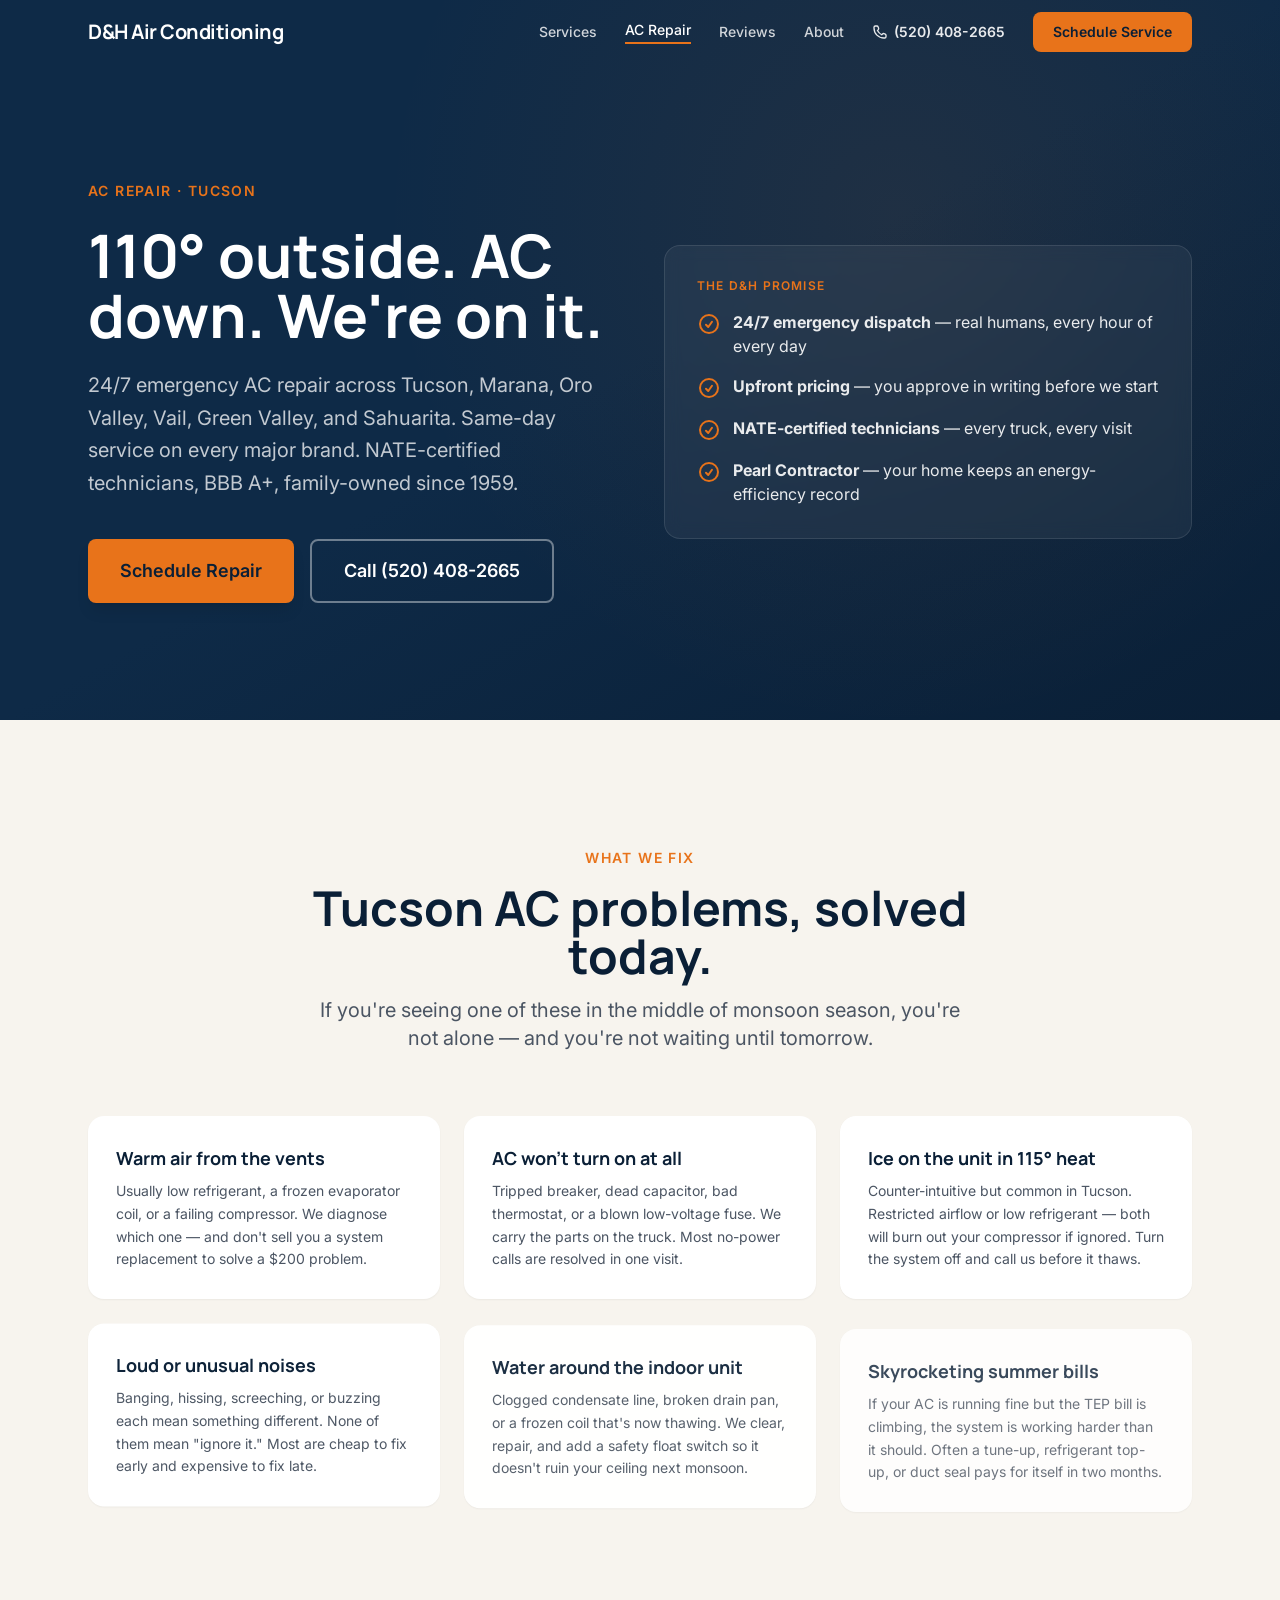
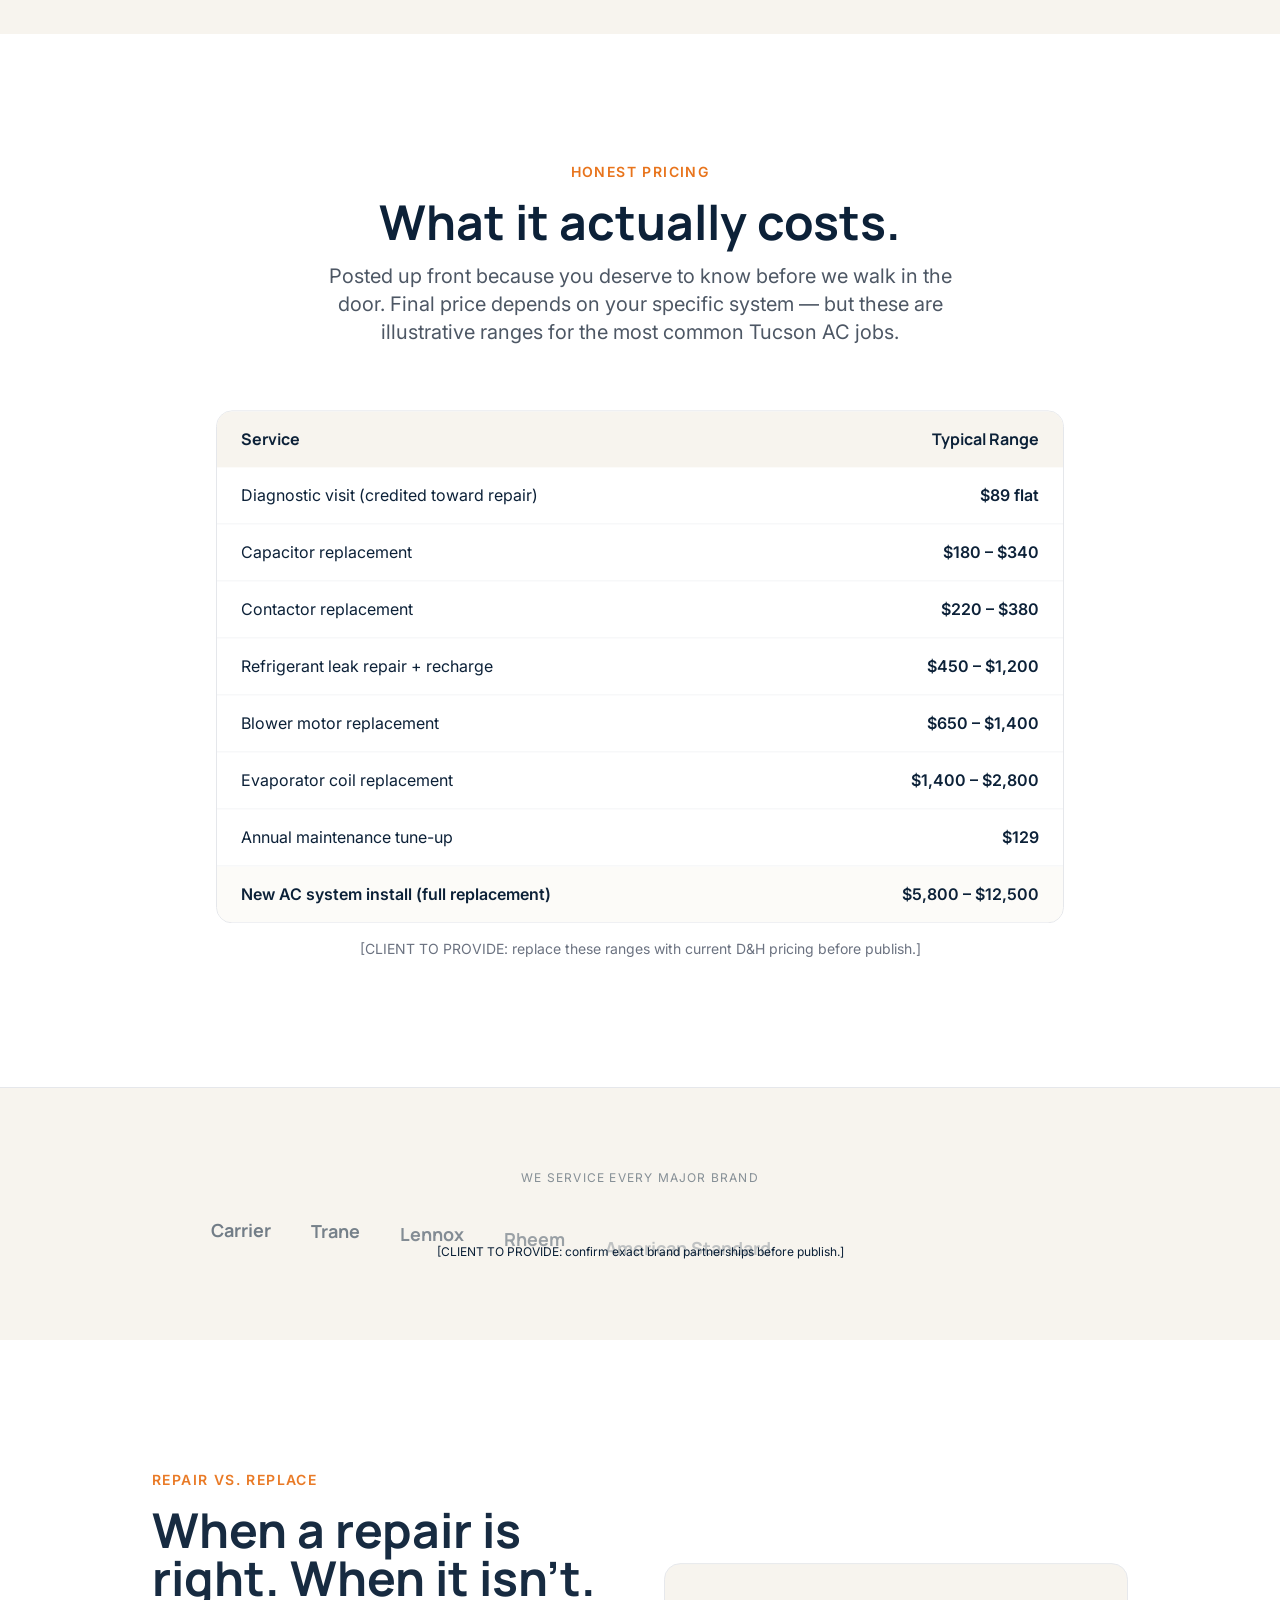
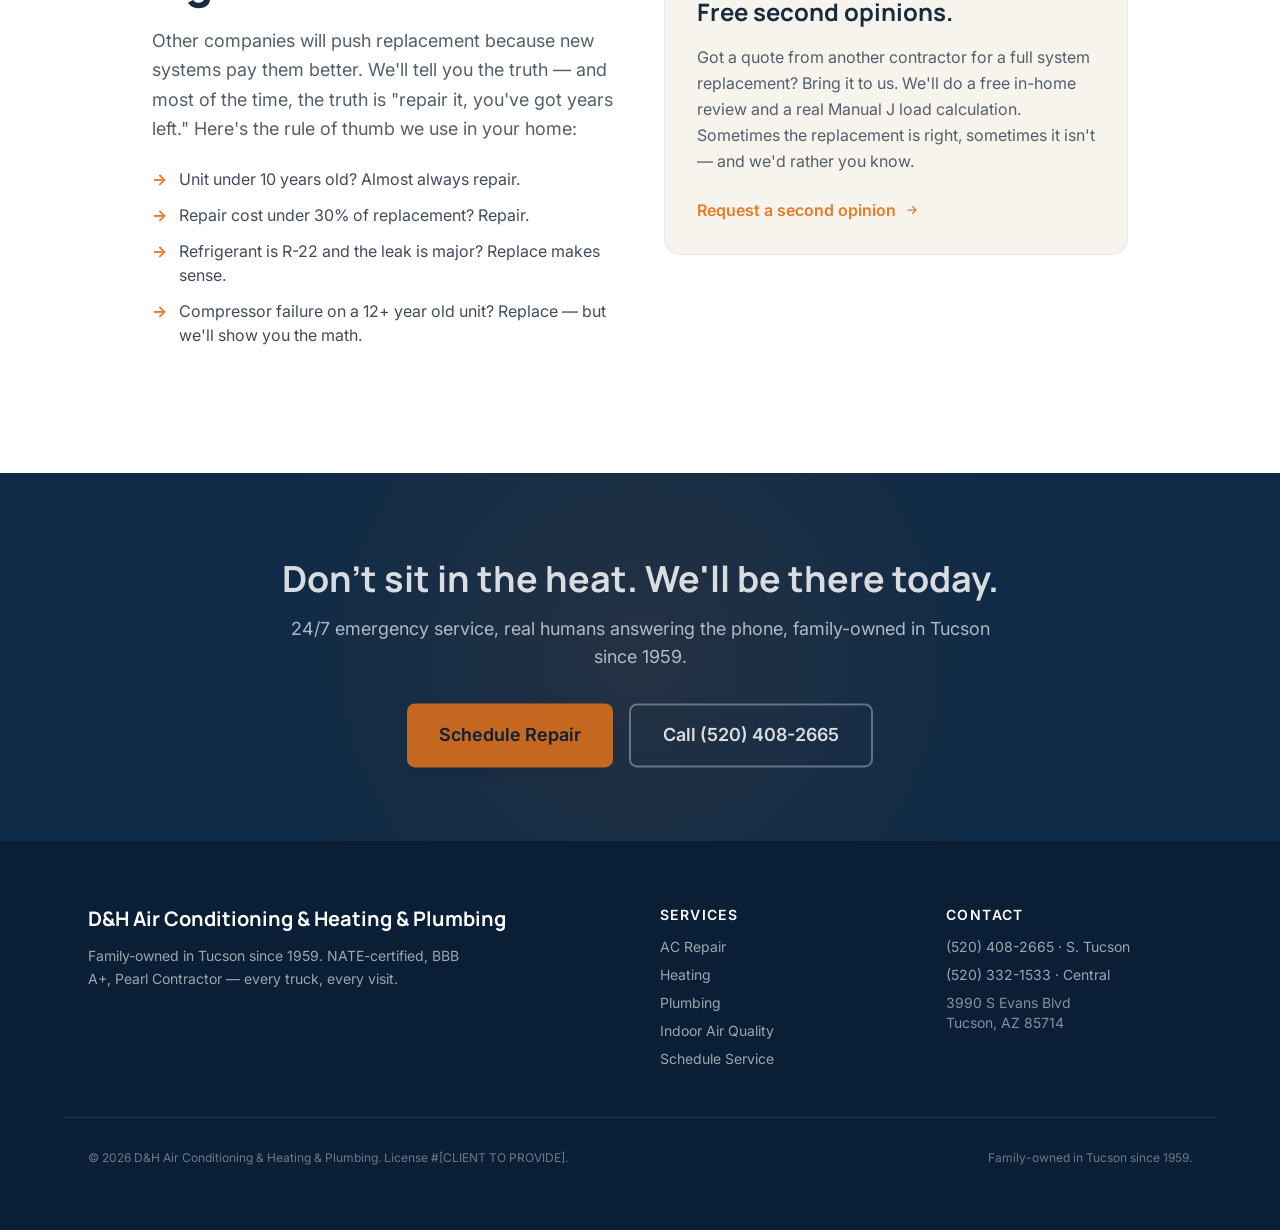
<file: projects/dandhac/ac-repair.html>
<!DOCTYPE html>
<html lang="en">
<head>
  <meta charset="UTF-8" />
  <meta name="viewport" content="width=device-width, initial-scale=1.0" />
  <meta name="description" content="24/7 AC repair in Tucson. Same-day service across Tucson, Marana, Oro Valley, Vail, Green Valley, Sahuarita. NATE-certified technicians. Family-owned since 1959." />
  <title>AC Repair in Tucson — D&H Air Conditioning</title>

  <link rel="preconnect" href="https://fonts.googleapis.com" />
  <link rel="preconnect" href="https://fonts.gstatic.com" crossorigin />
  <link href="https://fonts.googleapis.com/css2?family=Manrope:wght@600;700;800&family=Inter:wght@400;500;600;700&display=swap" rel="stylesheet" />

  <link rel="stylesheet" href="./styles.css" />

  <style>
    html { scroll-behavior: smooth; }
    body { font-family: 'Inter', system-ui, sans-serif; background: #F7F4EE; color: #0A1F36; }
    .font-display { font-family: 'Manrope', system-ui, sans-serif; }
    #site-header { transition: background-color 250ms ease, backdrop-filter 250ms ease, border-color 250ms ease; }
    #site-header.scrolled { background-color: rgba(0,0,0,0.55); backdrop-filter: blur(12px); border-bottom-color: rgba(255,255,255,0.08); }
    @media (prefers-reduced-motion: reduce) {
      *, *::before, *::after { animation-duration: 0.01ms !important; transition-duration: 0.01ms !important; scroll-behavior: auto !important; }
      [data-anim], [data-reveal], [data-reveal] *, [data-stagger] > * { opacity: 1 !important; transform: none !important; }
    }
  </style>
</head>
<body class="antialiased">

<!-- HEADER -->
<header id="site-header" class="fixed top-0 inset-x-0 z-50 border-b border-transparent">
  <nav class="max-w-6xl mx-auto px-4 md:px-6 h-16 flex items-center justify-between">
    <a href="./index.html" class="font-display text-xl font-bold text-white tracking-tight">D&amp;H Air Conditioning</a>
    <div class="hidden md:flex items-center gap-7">
      <a href="./index.html#services" class="text-white/80 hover:text-white text-sm font-medium">Services</a>
      <a href="./ac-repair.html" class="text-white text-sm font-medium border-b-2 border-brand-accent pb-0.5">AC Repair</a>
      <a href="./index.html#proof" class="text-white/80 hover:text-white text-sm font-medium">Reviews</a>
      <a href="./index.html#about" class="text-white/80 hover:text-white text-sm font-medium">About</a>
      <a href="tel:+15204082665" class="text-white/90 hover:text-white text-sm font-semibold flex items-center gap-1.5">
        <svg class="w-4 h-4" fill="none" stroke="currentColor" viewBox="0 0 24 24"><path stroke-linecap="round" stroke-linejoin="round" stroke-width="2" d="M3 5a2 2 0 012-2h2.28a2 2 0 011.9 1.37l.7 2.09a2 2 0 01-.45 2.02l-1.27 1.27a16 16 0 006.4 6.4l1.27-1.27a2 2 0 012.02-.45l2.09.7A2 2 0 0121 16.72V19a2 2 0 01-2 2h-1C9.6 21 3 14.4 3 6V5z"/></svg>
        (520) 408-2665
      </a>
      <a href="./schedule.html" class="bg-brand-accent text-brand-dark px-5 py-2.5 rounded-lg text-sm font-semibold hover:scale-105 transition-transform duration-200">Schedule Service</a>
    </div>
    <button id="mobile-menu-btn" class="md:hidden text-white p-2 -mr-2" aria-label="Open menu" aria-expanded="false">
      <svg class="w-6 h-6" fill="none" stroke="currentColor" viewBox="0 0 24 24"><path stroke-linecap="round" stroke-linejoin="round" stroke-width="2" d="M4 6h16M4 12h16M4 18h16"/></svg>
    </button>
  </nav>
  <div id="mobile-menu-panel" class="hidden md:hidden bg-brand-dark/95 backdrop-blur border-t border-white/10">
    <div class="px-4 py-4 space-y-1">
      <a href="./index.html#services" class="block py-3 text-white/85 border-b border-white/10">Services</a>
      <a href="./ac-repair.html" class="block py-3 text-white border-b border-white/10">AC Repair</a>
      <a href="./index.html#proof" class="block py-3 text-white/85 border-b border-white/10">Reviews</a>
      <a href="./index.html#about" class="block py-3 text-white/85 border-b border-white/10">About</a>
      <a href="tel:+15204082665" class="block py-3 text-white/85 border-b border-white/10 font-semibold">Call (520) 408-2665</a>
      <a href="./schedule.html" class="block mt-3 bg-brand-accent text-brand-dark text-center px-5 py-3 rounded-lg font-semibold">Schedule Service</a>
    </div>
  </div>
</header>

<!-- HERO -->
<section class="relative min-h-[80svh] flex items-center bg-brand-primary text-white overflow-hidden pt-16">
  <div class="absolute inset-0 bg-gradient-to-br from-brand-primary via-brand-primary to-brand-dark"></div>
  <div class="absolute inset-0 opacity-30" style="background-image: radial-gradient(circle at 70% 30%, #E8731A44 0%, transparent 50%);"></div>

  <div class="relative max-w-6xl mx-auto px-4 md:px-6 py-20 md:py-28 w-full grid md:grid-cols-2 gap-12 items-center">
    <div>
      <p class="text-brand-accent text-sm font-semibold uppercase tracking-widest mb-6" data-anim="eyebrow">AC Repair · Tucson</p>
      <h1 class="font-display text-5xl md:text-6xl font-bold leading-tight mb-6" data-anim="headline">
        110° outside. AC down. We're on it.
      </h1>
      <p class="text-xl text-white/75 mb-10 leading-relaxed" data-anim="sub">
        24/7 emergency AC repair across Tucson, Marana, Oro Valley, Vail, Green Valley, and Sahuarita. Same-day service on every major brand. NATE-certified technicians, BBB A+, family-owned since 1959.
      </p>
      <div class="flex flex-wrap gap-4" data-anim="cta">
        <a href="./schedule.html" class="inline-flex items-center justify-center bg-brand-accent text-brand-dark font-semibold px-8 py-4 rounded-lg text-lg hover:scale-105 transition-transform shadow-lg min-h-[48px]">
          Schedule Repair
        </a>
        <a href="tel:+15204082665" class="inline-flex items-center justify-center border-2 border-white/40 text-white font-semibold px-8 py-4 rounded-lg text-lg hover:bg-white hover:text-brand-dark transition-colors min-h-[48px]">
          Call (520) 408-2665
        </a>
      </div>
    </div>

    <!-- "Promise" card -->
    <div class="bg-white/5 backdrop-blur border border-white/10 rounded-2xl p-8" data-anim="cta">
      <p class="text-brand-accent text-xs font-semibold uppercase tracking-widest mb-4">The D&amp;H Promise</p>
      <ul class="space-y-4 text-white/90">
        <li class="flex gap-3">
          <svg class="w-6 h-6 flex-shrink-0 mt-0.5" fill="none" stroke="#E8731A" stroke-width="2" viewBox="0 0 24 24"><path stroke-linecap="round" stroke-linejoin="round" d="M9 12.75L11.25 15 15 9.75M21 12a9 9 0 11-18 0 9 9 0 0118 0z"/></svg>
          <div><strong>24/7 emergency dispatch</strong> — real humans, every hour of every day</div>
        </li>
        <li class="flex gap-3">
          <svg class="w-6 h-6 flex-shrink-0 mt-0.5" fill="none" stroke="#E8731A" stroke-width="2" viewBox="0 0 24 24"><path stroke-linecap="round" stroke-linejoin="round" d="M9 12.75L11.25 15 15 9.75M21 12a9 9 0 11-18 0 9 9 0 0118 0z"/></svg>
          <div><strong>Upfront pricing</strong> — you approve in writing before we start</div>
        </li>
        <li class="flex gap-3">
          <svg class="w-6 h-6 flex-shrink-0 mt-0.5" fill="none" stroke="#E8731A" stroke-width="2" viewBox="0 0 24 24"><path stroke-linecap="round" stroke-linejoin="round" d="M9 12.75L11.25 15 15 9.75M21 12a9 9 0 11-18 0 9 9 0 0118 0z"/></svg>
          <div><strong>NATE-certified technicians</strong> — every truck, every visit</div>
        </li>
        <li class="flex gap-3">
          <svg class="w-6 h-6 flex-shrink-0 mt-0.5" fill="none" stroke="#E8731A" stroke-width="2" viewBox="0 0 24 24"><path stroke-linecap="round" stroke-linejoin="round" d="M9 12.75L11.25 15 15 9.75M21 12a9 9 0 11-18 0 9 9 0 0118 0z"/></svg>
          <div><strong>Pearl Contractor</strong> — your home keeps an energy-efficiency record</div>
        </li>
      </ul>
    </div>
  </div>
</section>

<!-- COMMON PROBLEMS — Tucson-specific -->
<section class="py-24 md:py-32 bg-brand-light">
  <div class="max-w-6xl mx-auto px-4 md:px-6">
    <div class="text-center mb-16 max-w-2xl mx-auto" data-reveal>
      <p class="text-brand-accent text-sm font-semibold uppercase tracking-widest mb-4">What we fix</p>
      <h2 class="font-display text-4xl md:text-5xl font-bold text-brand-dark mb-4">Tucson AC problems, solved today.</h2>
      <p class="text-xl text-gray-600">If you're seeing one of these in the middle of monsoon season, you're not alone — and you're not waiting until tomorrow.</p>
    </div>

    <div class="grid md:grid-cols-2 lg:grid-cols-3 gap-6" data-stagger>
      <article class="bg-white rounded-2xl p-7 shadow-sm hover:shadow-xl hover:-translate-y-1 transition-all duration-300">
        <h3 class="font-display text-lg font-bold text-brand-dark mb-2">Warm air from the vents</h3>
        <p class="text-gray-600 leading-relaxed text-sm">Usually low refrigerant, a frozen evaporator coil, or a failing compressor. We diagnose which one — and don't sell you a system replacement to solve a $200 problem.</p>
      </article>
      <article class="bg-white rounded-2xl p-7 shadow-sm hover:shadow-xl hover:-translate-y-1 transition-all duration-300">
        <h3 class="font-display text-lg font-bold text-brand-dark mb-2">AC won't turn on at all</h3>
        <p class="text-gray-600 leading-relaxed text-sm">Tripped breaker, dead capacitor, bad thermostat, or a blown low-voltage fuse. We carry the parts on the truck. Most no-power calls are resolved in one visit.</p>
      </article>
      <article class="bg-white rounded-2xl p-7 shadow-sm hover:shadow-xl hover:-translate-y-1 transition-all duration-300">
        <h3 class="font-display text-lg font-bold text-brand-dark mb-2">Ice on the unit in 115° heat</h3>
        <p class="text-gray-600 leading-relaxed text-sm">Counter-intuitive but common in Tucson. Restricted airflow or low refrigerant — both will burn out your compressor if ignored. Turn the system off and call us before it thaws.</p>
      </article>
      <article class="bg-white rounded-2xl p-7 shadow-sm hover:shadow-xl hover:-translate-y-1 transition-all duration-300">
        <h3 class="font-display text-lg font-bold text-brand-dark mb-2">Loud or unusual noises</h3>
        <p class="text-gray-600 leading-relaxed text-sm">Banging, hissing, screeching, or buzzing each mean something different. None of them mean "ignore it." Most are cheap to fix early and expensive to fix late.</p>
      </article>
      <article class="bg-white rounded-2xl p-7 shadow-sm hover:shadow-xl hover:-translate-y-1 transition-all duration-300">
        <h3 class="font-display text-lg font-bold text-brand-dark mb-2">Water around the indoor unit</h3>
        <p class="text-gray-600 leading-relaxed text-sm">Clogged condensate line, broken drain pan, or a frozen coil that's now thawing. We clear, repair, and add a safety float switch so it doesn't ruin your ceiling next monsoon.</p>
      </article>
      <article class="bg-white rounded-2xl p-7 shadow-sm hover:shadow-xl hover:-translate-y-1 transition-all duration-300">
        <h3 class="font-display text-lg font-bold text-brand-dark mb-2">Skyrocketing summer bills</h3>
        <p class="text-gray-600 leading-relaxed text-sm">If your AC is running fine but the TEP bill is climbing, the system is working harder than it should. Often a tune-up, refrigerant top-up, or duct seal pays for itself in two months.</p>
      </article>
    </div>
  </div>
</section>

<!-- PRICING TRANSPARENCY -->
<section class="py-24 md:py-32 bg-white">
  <div class="max-w-4xl mx-auto px-4 md:px-6">
    <div class="text-center mb-16" data-reveal>
      <p class="text-brand-accent text-sm font-semibold uppercase tracking-widest mb-4">Honest pricing</p>
      <h2 class="font-display text-4xl md:text-5xl font-bold text-brand-dark mb-4">What it actually costs.</h2>
      <p class="text-xl text-gray-600 max-w-2xl mx-auto">Posted up front because you deserve to know before we walk in the door. Final price depends on your specific system — but these are illustrative ranges for the most common Tucson AC jobs.</p>
    </div>

    <div class="border border-gray-200 rounded-2xl overflow-hidden" data-reveal>
      <table class="w-full text-left">
        <thead class="bg-brand-light">
          <tr>
            <th class="px-6 py-4 font-display font-bold text-brand-dark">Service</th>
            <th class="px-6 py-4 font-display font-bold text-brand-dark text-right">Typical Range</th>
          </tr>
        </thead>
        <tbody class="divide-y divide-gray-100">
          <tr><td class="px-6 py-4">Diagnostic visit (credited toward repair)</td><td class="px-6 py-4 text-right font-semibold">$89 flat</td></tr>
          <tr><td class="px-6 py-4">Capacitor replacement</td><td class="px-6 py-4 text-right font-semibold">$180 – $340</td></tr>
          <tr><td class="px-6 py-4">Contactor replacement</td><td class="px-6 py-4 text-right font-semibold">$220 – $380</td></tr>
          <tr><td class="px-6 py-4">Refrigerant leak repair + recharge</td><td class="px-6 py-4 text-right font-semibold">$450 – $1,200</td></tr>
          <tr><td class="px-6 py-4">Blower motor replacement</td><td class="px-6 py-4 text-right font-semibold">$650 – $1,400</td></tr>
          <tr><td class="px-6 py-4">Evaporator coil replacement</td><td class="px-6 py-4 text-right font-semibold">$1,400 – $2,800</td></tr>
          <tr><td class="px-6 py-4">Annual maintenance tune-up</td><td class="px-6 py-4 text-right font-semibold">$129</td></tr>
          <tr class="bg-brand-light/40"><td class="px-6 py-4 font-semibold">New AC system install (full replacement)</td><td class="px-6 py-4 text-right font-semibold">$5,800 – $12,500</td></tr>
        </tbody>
      </table>
    </div>
    <p class="text-sm text-gray-500 mt-4 text-center">[CLIENT TO PROVIDE: replace these ranges with current D&amp;H pricing before publish.]</p>
  </div>
</section>

<!-- BRANDS WE SERVICE -->
<section class="py-20 bg-brand-light border-t border-gray-200">
  <div class="max-w-6xl mx-auto px-4 md:px-6">
    <p class="text-center text-xs text-brand-dark/50 uppercase tracking-widest mb-8" data-reveal>We service every major brand</p>
    <div class="flex flex-wrap justify-center items-center gap-x-10 gap-y-4 opacity-80" data-stagger>
      <span class="font-display text-lg font-bold text-brand-dark/70">Carrier</span>
      <span class="font-display text-lg font-bold text-brand-dark/70">Trane</span>
      <span class="font-display text-lg font-bold text-brand-dark/70">Lennox</span>
      <span class="font-display text-lg font-bold text-brand-dark/70">Rheem</span>
      <span class="font-display text-lg font-bold text-brand-dark/70">American Standard</span>
      <span class="font-display text-lg font-bold text-brand-dark/70">Goodman</span>
      <span class="font-display text-lg font-bold text-brand-dark/70">Bryant</span>
      <span class="font-display text-lg font-bold text-brand-dark/70">York</span>
    </div>
    <p class="text-center text-xs text-brand-dark/40 mt-6">[CLIENT TO PROVIDE: confirm exact brand partnerships before publish.]</p>
  </div>
</section>

<!-- REPAIR vs REPLACE -->
<section class="py-24 md:py-32 bg-white">
  <div class="max-w-5xl mx-auto px-4 md:px-6 grid md:grid-cols-2 gap-12 items-center">
    <div data-reveal>
      <p class="text-brand-accent text-sm font-semibold uppercase tracking-widest mb-4">Repair vs. replace</p>
      <h2 class="font-display text-4xl md:text-5xl font-bold text-brand-dark mb-6 leading-tight">When a repair is right. When it isn't.</h2>
      <p class="text-lg text-gray-600 leading-relaxed mb-6">Other companies will push replacement because new systems pay them better. We'll tell you the truth — and most of the time, the truth is "repair it, you've got years left." Here's the rule of thumb we use in your home:</p>
      <ul class="space-y-3 text-gray-700">
        <li class="flex gap-3"><span class="text-brand-accent font-bold">→</span> Unit under 10 years old? Almost always repair.</li>
        <li class="flex gap-3"><span class="text-brand-accent font-bold">→</span> Repair cost under 30% of replacement? Repair.</li>
        <li class="flex gap-3"><span class="text-brand-accent font-bold">→</span> Refrigerant is R-22 and the leak is major? Replace makes sense.</li>
        <li class="flex gap-3"><span class="text-brand-accent font-bold">→</span> Compressor failure on a 12+ year old unit? Replace — but we'll show you the math.</li>
      </ul>
    </div>
    <div class="bg-brand-light rounded-2xl p-8 border border-gray-200" data-reveal>
      <p class="font-display text-2xl font-bold text-brand-dark mb-4">Free second opinions.</p>
      <p class="text-gray-600 leading-relaxed mb-6">Got a quote from another contractor for a full system replacement? Bring it to us. We'll do a free in-home review and a real Manual J load calculation. Sometimes the replacement is right, sometimes it isn't — and we'd rather you know.</p>
      <a href="./schedule.html" class="inline-flex items-center gap-2 font-semibold text-brand-accent hover:gap-3 transition-all">
        Request a second opinion
        <svg class="w-4 h-4" fill="none" stroke="currentColor" stroke-width="2" viewBox="0 0 24 24"><path stroke-linecap="round" stroke-linejoin="round" d="M13 7l5 5m0 0l-5 5m5-5H6"/></svg>
      </a>
    </div>
  </div>
</section>

<!-- CTA STRIP -->
<section class="py-20 bg-brand-primary text-white relative overflow-hidden">
  <div class="absolute inset-0 opacity-30" style="background-image: radial-gradient(circle at 50% 50%, #E8731A55 0%, transparent 60%);"></div>
  <div class="relative max-w-3xl mx-auto px-4 md:px-6 text-center">
    <h2 class="font-display text-3xl md:text-4xl font-bold mb-4" data-reveal>Don't sit in the heat. We'll be there today.</h2>
    <p class="text-white/80 text-lg mb-8" data-reveal>24/7 emergency service, real humans answering the phone, family-owned in Tucson since 1959.</p>
    <div class="flex flex-wrap justify-center gap-4" data-reveal>
      <a href="./schedule.html" class="bg-brand-accent text-brand-dark font-semibold px-8 py-4 rounded-lg text-lg hover:scale-105 transition-transform shadow-lg min-h-[48px] inline-flex items-center">Schedule Repair</a>
      <a href="tel:+15204082665" class="border-2 border-white/40 text-white font-semibold px-8 py-4 rounded-lg text-lg hover:bg-white hover:text-brand-dark transition-colors min-h-[48px] inline-flex items-center">Call (520) 408-2665</a>
    </div>
  </div>
</section>

<!-- FOOTER -->
<footer class="bg-brand-dark text-white/60 py-16">
  <div class="max-w-6xl mx-auto px-4 md:px-6 grid md:grid-cols-4 gap-10">
    <div class="md:col-span-2">
      <p class="font-display text-xl font-bold text-white mb-3">D&amp;H Air Conditioning &amp; Heating &amp; Plumbing</p>
      <p class="text-sm leading-relaxed max-w-sm">Family-owned in Tucson since 1959. NATE-certified, BBB A+, Pearl Contractor — every truck, every visit.</p>
    </div>
    <div>
      <p class="text-white font-semibold mb-3 text-sm uppercase tracking-widest">Services</p>
      <ul class="space-y-2 text-sm">
        <li><a href="./ac-repair.html" class="hover:text-white">AC Repair</a></li>
        <li><a href="./index.html#services" class="hover:text-white">Heating</a></li>
        <li><a href="./index.html#services" class="hover:text-white">Plumbing</a></li>
        <li><a href="./index.html#services" class="hover:text-white">Indoor Air Quality</a></li>
        <li><a href="./schedule.html" class="hover:text-white">Schedule Service</a></li>
      </ul>
    </div>
    <div>
      <p class="text-white font-semibold mb-3 text-sm uppercase tracking-widest">Contact</p>
      <ul class="space-y-2 text-sm">
        <li><a href="tel:+15204082665" class="hover:text-white">(520) 408-2665 · S. Tucson</a></li>
        <li><a href="tel:+15203321533" class="hover:text-white">(520) 332-1533 · Central</a></li>
        <li class="text-white/50 pt-2">3990 S Evans Blvd<br/>Tucson, AZ 85714</li>
      </ul>
    </div>
  </div>
  <div class="max-w-6xl mx-auto px-4 md:px-6 mt-12 pt-8 border-t border-white/10 text-xs text-white/40 flex flex-wrap justify-between gap-2">
    <p>© <span id="year-acrep"></span> D&amp;H Air Conditioning &amp; Heating &amp; Plumbing. License #[CLIENT TO PROVIDE].</p>
    <p>Family-owned in Tucson since 1959.</p>
  </div>
</footer>

<script src="./vendor-gsap.min.js"></script>
<script src="./vendor-scrolltrigger.min.js"></script>
<script src="./main.js"></script>
<script>document.getElementById('year-acrep').textContent = new Date().getFullYear();</script>
</body>
</html>
</file>
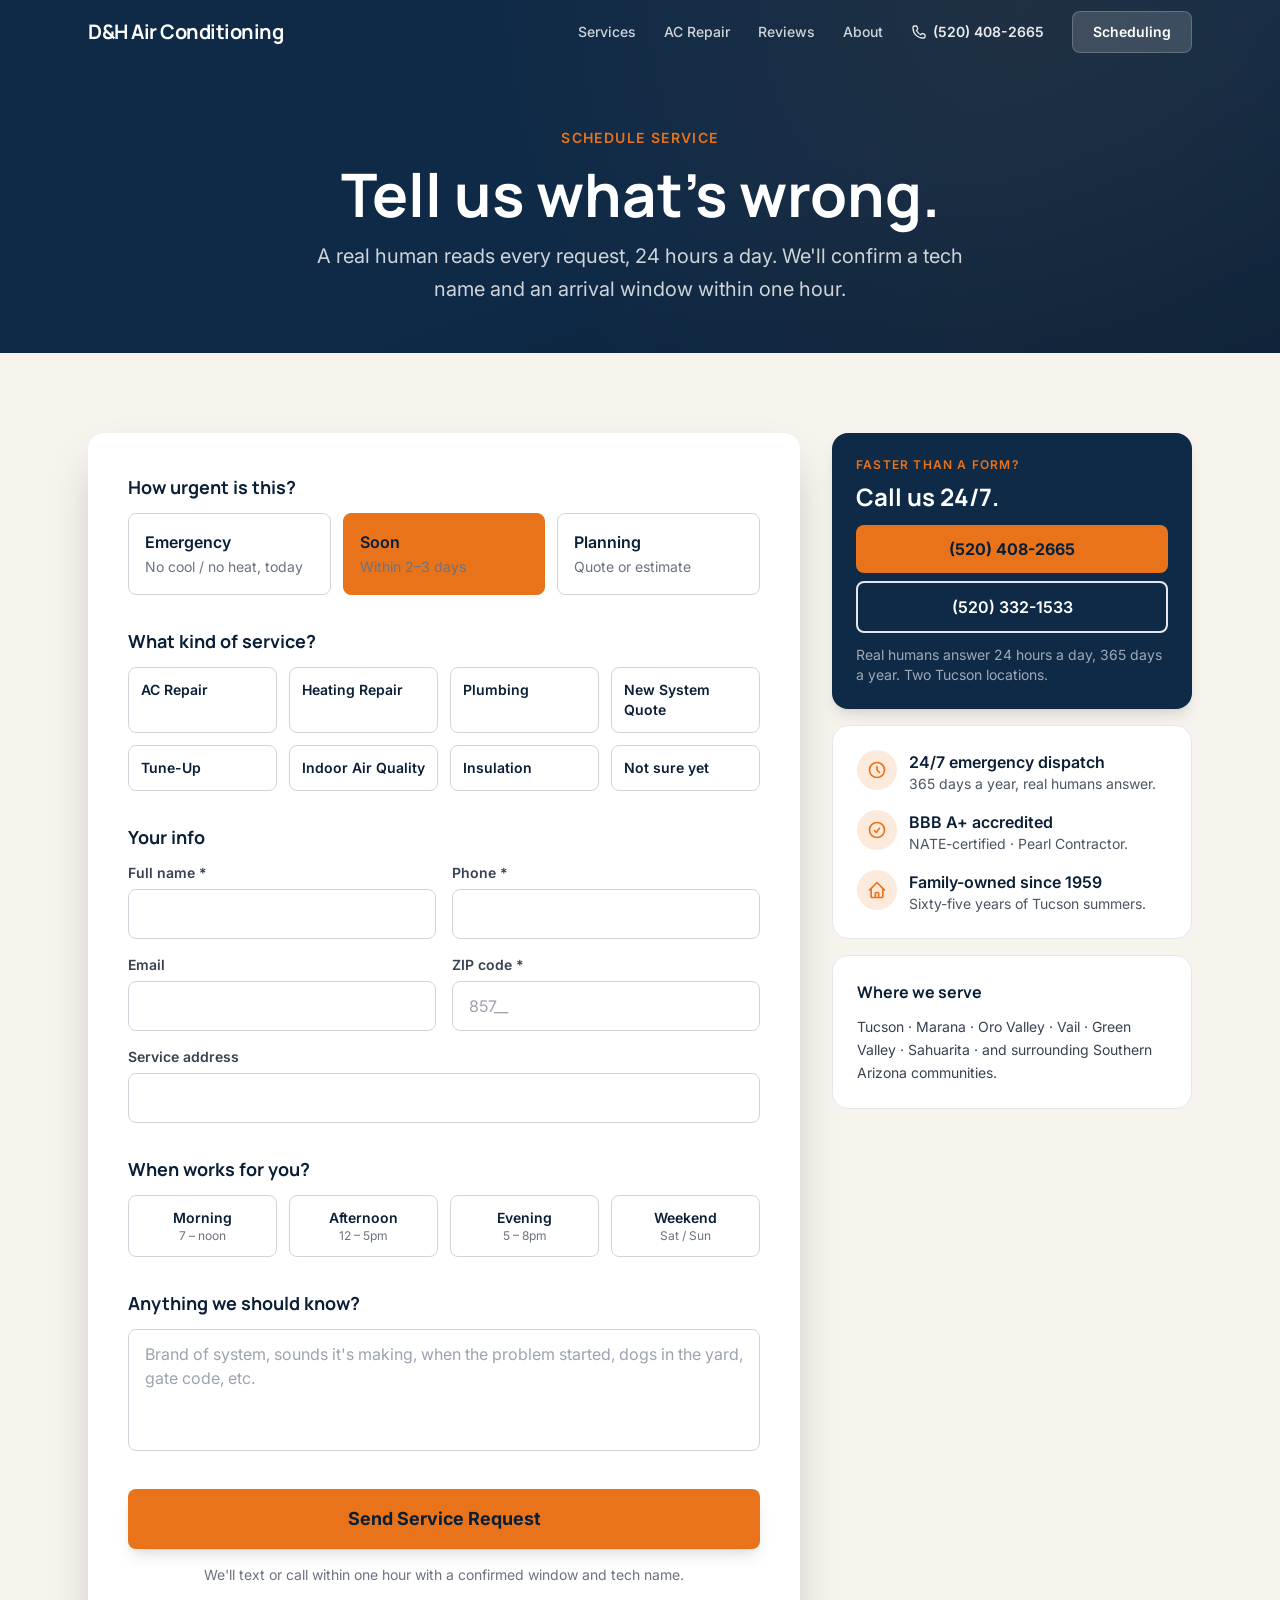
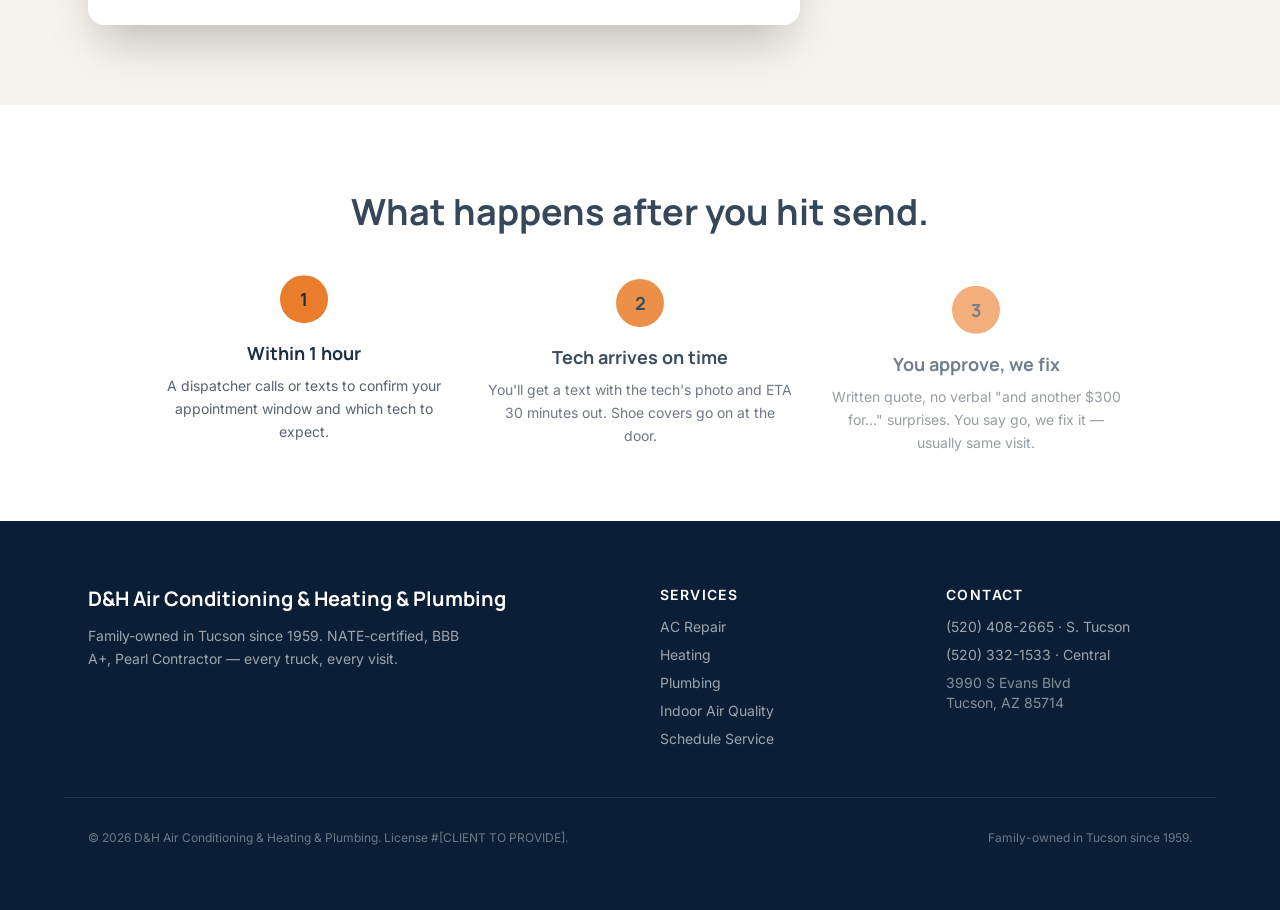
<file: projects/dandhac/schedule.html>
<!DOCTYPE html>
<html lang="en">
<head>
  <meta charset="UTF-8" />
  <meta name="viewport" content="width=device-width, initial-scale=1.0" />
  <meta name="description" content="Schedule HVAC or plumbing service with D&H Tucson. 24/7 emergency dispatch. Confirmed within one hour. Family-owned since 1959." />
  <title>Schedule Service — D&H Air Conditioning &amp; Heating &amp; Plumbing</title>

  <link rel="preconnect" href="https://fonts.googleapis.com" />
  <link rel="preconnect" href="https://fonts.gstatic.com" crossorigin />
  <link href="https://fonts.googleapis.com/css2?family=Manrope:wght@600;700;800&family=Inter:wght@400;500;600;700&display=swap" rel="stylesheet" />

  <link rel="stylesheet" href="./styles.css" />

  <style>
    html { scroll-behavior: smooth; }
    body { font-family: 'Inter', system-ui, sans-serif; background: #F7F4EE; color: #0A1F36; }
    .font-display { font-family: 'Manrope', system-ui, sans-serif; }
    #site-header { transition: background-color 250ms ease, backdrop-filter 250ms ease, border-color 250ms ease; }
    #site-header.scrolled { background-color: rgba(0,0,0,0.55); backdrop-filter: blur(12px); border-bottom-color: rgba(255,255,255,0.08); }
    @media (prefers-reduced-motion: reduce) {
      *, *::before, *::after { animation-duration: 0.01ms !important; transition-duration: 0.01ms !important; }
    }
    input:focus, select:focus, textarea:focus { outline: none; box-shadow: 0 0 0 3px #E8731A33; border-color: #E8731A; }
    .urgency-btn { transition: all 200ms; }
    .urgency-btn[aria-pressed="true"] { background: #E8731A; color: #0A1F36; border-color: #E8731A; }
  </style>
</head>
<body class="antialiased">

<!-- HEADER -->
<header id="site-header" class="fixed top-0 inset-x-0 z-50 border-b border-transparent">
  <nav class="max-w-6xl mx-auto px-4 md:px-6 h-16 flex items-center justify-between">
    <a href="./index.html" class="font-display text-xl font-bold text-white tracking-tight">D&amp;H Air Conditioning</a>
    <div class="hidden md:flex items-center gap-7">
      <a href="./index.html#services" class="text-white/80 hover:text-white text-sm font-medium">Services</a>
      <a href="./ac-repair.html" class="text-white/80 hover:text-white text-sm font-medium">AC Repair</a>
      <a href="./index.html#proof" class="text-white/80 hover:text-white text-sm font-medium">Reviews</a>
      <a href="./index.html#about" class="text-white/80 hover:text-white text-sm font-medium">About</a>
      <a href="tel:+15204082665" class="text-white/90 hover:text-white text-sm font-semibold flex items-center gap-1.5">
        <svg class="w-4 h-4" fill="none" stroke="currentColor" viewBox="0 0 24 24"><path stroke-linecap="round" stroke-linejoin="round" stroke-width="2" d="M3 5a2 2 0 012-2h2.28a2 2 0 011.9 1.37l.7 2.09a2 2 0 01-.45 2.02l-1.27 1.27a16 16 0 006.4 6.4l1.27-1.27a2 2 0 012.02-.45l2.09.7A2 2 0 0121 16.72V19a2 2 0 01-2 2h-1C9.6 21 3 14.4 3 6V5z"/></svg>
        (520) 408-2665
      </a>
      <span class="bg-white/15 text-white px-5 py-2.5 rounded-lg text-sm font-semibold border border-white/20">Scheduling</span>
    </div>
    <button id="mobile-menu-btn" class="md:hidden text-white p-2 -mr-2" aria-label="Open menu" aria-expanded="false">
      <svg class="w-6 h-6" fill="none" stroke="currentColor" viewBox="0 0 24 24"><path stroke-linecap="round" stroke-linejoin="round" stroke-width="2" d="M4 6h16M4 12h16M4 18h16"/></svg>
    </button>
  </nav>
  <div id="mobile-menu-panel" class="hidden md:hidden bg-brand-dark/95 backdrop-blur border-t border-white/10">
    <div class="px-4 py-4 space-y-1">
      <a href="./index.html#services" class="block py-3 text-white/85 border-b border-white/10">Services</a>
      <a href="./ac-repair.html" class="block py-3 text-white/85 border-b border-white/10">AC Repair</a>
      <a href="./index.html#proof" class="block py-3 text-white/85 border-b border-white/10">Reviews</a>
      <a href="./index.html#about" class="block py-3 text-white/85 border-b border-white/10">About</a>
      <a href="tel:+15204082665" class="block py-3 text-white/85 border-b border-white/10 font-semibold">Call (520) 408-2665</a>
    </div>
  </div>
</header>

<!-- PAGE HERO + FORM -->
<section class="bg-brand-primary text-white pt-24 pb-16 md:pt-32 md:pb-24 relative overflow-hidden">
  <div class="absolute inset-0 bg-gradient-to-br from-brand-primary via-brand-primary to-brand-dark"></div>
  <div class="absolute inset-0 opacity-25" style="background-image: radial-gradient(circle at 80% 0%, #E8731A55 0%, transparent 50%);"></div>

  <div class="relative max-w-6xl mx-auto px-4 md:px-6">
    <div class="text-center mb-12 max-w-2xl mx-auto" data-reveal>
      <p class="text-brand-accent text-sm font-semibold uppercase tracking-widest mb-4">Schedule Service</p>
      <h1 class="font-display text-4xl md:text-6xl font-bold leading-tight mb-4">Tell us what's wrong.</h1>
      <p class="text-xl text-white/80 leading-relaxed">A real human reads every request, 24 hours a day. We'll confirm a tech name and an arrival window within one hour.</p>
    </div>
  </div>
</section>

<section class="bg-brand-light py-16 md:py-20 -mt-16 md:-mt-24 relative z-10">
  <div class="max-w-6xl mx-auto px-4 md:px-6 grid lg:grid-cols-[1fr,360px] gap-8">

    <!-- FORM -->
    <form id="schedule-form" class="bg-white rounded-2xl shadow-2xl p-6 md:p-10" novalidate>

      <!-- Urgency selector -->
      <fieldset class="mb-8">
        <legend class="block font-display text-lg font-bold text-brand-dark mb-3">How urgent is this?</legend>
        <div class="grid grid-cols-1 sm:grid-cols-3 gap-3" role="radiogroup">
          <button type="button" class="urgency-btn border border-gray-300 rounded-lg px-4 py-4 text-left hover:border-brand-accent" aria-pressed="false" data-value="emergency">
            <span class="font-semibold block">Emergency</span>
            <span class="text-sm text-gray-500">No cool / no heat, today</span>
          </button>
          <button type="button" class="urgency-btn border border-gray-300 rounded-lg px-4 py-4 text-left hover:border-brand-accent" aria-pressed="true" data-value="soon">
            <span class="font-semibold block">Soon</span>
            <span class="text-sm text-gray-500">Within 2–3 days</span>
          </button>
          <button type="button" class="urgency-btn border border-gray-300 rounded-lg px-4 py-4 text-left hover:border-brand-accent" aria-pressed="false" data-value="planning">
            <span class="font-semibold block">Planning</span>
            <span class="text-sm text-gray-500">Quote or estimate</span>
          </button>
        </div>
        <input type="hidden" name="urgency" value="soon" id="urgency-input">

        <div id="emergency-notice" class="hidden mt-4 bg-brand-accent/10 border-l-4 border-brand-accent p-4 rounded">
          <p class="text-sm text-brand-dark"><strong>Emergency?</strong> Call our 24/7 line at <a href="tel:+15204082665" class="font-semibold underline">(520) 408-2665</a> — we'll get a tech rolling faster than this form can.</p>
        </div>
      </fieldset>

      <!-- Service type -->
      <fieldset class="mb-8">
        <legend class="block font-display text-lg font-bold text-brand-dark mb-3">What kind of service?</legend>
        <div class="grid grid-cols-2 md:grid-cols-4 gap-3">
          <label class="border border-gray-300 rounded-lg p-3 cursor-pointer hover:border-brand-accent has-[:checked]:bg-brand-accent/10 has-[:checked]:border-brand-accent">
            <input type="radio" name="service" value="ac-repair" class="sr-only">
            <span class="block text-sm font-semibold">AC Repair</span>
          </label>
          <label class="border border-gray-300 rounded-lg p-3 cursor-pointer hover:border-brand-accent has-[:checked]:bg-brand-accent/10 has-[:checked]:border-brand-accent">
            <input type="radio" name="service" value="heating-repair" class="sr-only">
            <span class="block text-sm font-semibold">Heating Repair</span>
          </label>
          <label class="border border-gray-300 rounded-lg p-3 cursor-pointer hover:border-brand-accent has-[:checked]:bg-brand-accent/10 has-[:checked]:border-brand-accent">
            <input type="radio" name="service" value="plumbing" class="sr-only">
            <span class="block text-sm font-semibold">Plumbing</span>
          </label>
          <label class="border border-gray-300 rounded-lg p-3 cursor-pointer hover:border-brand-accent has-[:checked]:bg-brand-accent/10 has-[:checked]:border-brand-accent">
            <input type="radio" name="service" value="new-install" class="sr-only">
            <span class="block text-sm font-semibold">New System Quote</span>
          </label>
          <label class="border border-gray-300 rounded-lg p-3 cursor-pointer hover:border-brand-accent has-[:checked]:bg-brand-accent/10 has-[:checked]:border-brand-accent">
            <input type="radio" name="service" value="maintenance" class="sr-only">
            <span class="block text-sm font-semibold">Tune-Up</span>
          </label>
          <label class="border border-gray-300 rounded-lg p-3 cursor-pointer hover:border-brand-accent has-[:checked]:bg-brand-accent/10 has-[:checked]:border-brand-accent">
            <input type="radio" name="service" value="iaq" class="sr-only">
            <span class="block text-sm font-semibold">Indoor Air Quality</span>
          </label>
          <label class="border border-gray-300 rounded-lg p-3 cursor-pointer hover:border-brand-accent has-[:checked]:bg-brand-accent/10 has-[:checked]:border-brand-accent">
            <input type="radio" name="service" value="insulation" class="sr-only">
            <span class="block text-sm font-semibold">Insulation</span>
          </label>
          <label class="border border-gray-300 rounded-lg p-3 cursor-pointer hover:border-brand-accent has-[:checked]:bg-brand-accent/10 has-[:checked]:border-brand-accent">
            <input type="radio" name="service" value="not-sure" class="sr-only">
            <span class="block text-sm font-semibold">Not sure yet</span>
          </label>
        </div>
      </fieldset>

      <!-- Contact info -->
      <fieldset class="mb-8">
        <legend class="block font-display text-lg font-bold text-brand-dark mb-3">Your info</legend>
        <div class="grid md:grid-cols-2 gap-4">
          <div>
            <label for="f-name" class="block text-sm font-semibold text-gray-700 mb-1.5">Full name *</label>
            <input id="f-name" type="text" required autocomplete="name" class="w-full border border-gray-300 rounded-lg px-4 py-3 min-h-[48px]">
          </div>
          <div>
            <label for="f-phone" class="block text-sm font-semibold text-gray-700 mb-1.5">Phone *</label>
            <input id="f-phone" type="tel" required autocomplete="tel" class="w-full border border-gray-300 rounded-lg px-4 py-3 min-h-[48px]">
          </div>
          <div>
            <label for="f-email" class="block text-sm font-semibold text-gray-700 mb-1.5">Email</label>
            <input id="f-email" type="email" autocomplete="email" class="w-full border border-gray-300 rounded-lg px-4 py-3 min-h-[48px]">
          </div>
          <div>
            <label for="f-zip" class="block text-sm font-semibold text-gray-700 mb-1.5">ZIP code *</label>
            <input id="f-zip" type="text" required autocomplete="postal-code" placeholder="857__" class="w-full border border-gray-300 rounded-lg px-4 py-3 min-h-[48px]">
          </div>
          <div class="md:col-span-2">
            <label for="f-address" class="block text-sm font-semibold text-gray-700 mb-1.5">Service address</label>
            <input id="f-address" type="text" autocomplete="street-address" class="w-full border border-gray-300 rounded-lg px-4 py-3 min-h-[48px]">
          </div>
        </div>
      </fieldset>

      <!-- Time preference -->
      <fieldset class="mb-8">
        <legend class="block font-display text-lg font-bold text-brand-dark mb-3">When works for you?</legend>
        <div class="grid grid-cols-2 md:grid-cols-4 gap-3">
          <label class="border border-gray-300 rounded-lg p-3 cursor-pointer hover:border-brand-accent has-[:checked]:bg-brand-accent/10 has-[:checked]:border-brand-accent text-center">
            <input type="checkbox" name="window" value="morning" class="sr-only">
            <span class="block text-sm font-semibold">Morning</span>
            <span class="block text-xs text-gray-500">7 – noon</span>
          </label>
          <label class="border border-gray-300 rounded-lg p-3 cursor-pointer hover:border-brand-accent has-[:checked]:bg-brand-accent/10 has-[:checked]:border-brand-accent text-center">
            <input type="checkbox" name="window" value="afternoon" class="sr-only">
            <span class="block text-sm font-semibold">Afternoon</span>
            <span class="block text-xs text-gray-500">12 – 5pm</span>
          </label>
          <label class="border border-gray-300 rounded-lg p-3 cursor-pointer hover:border-brand-accent has-[:checked]:bg-brand-accent/10 has-[:checked]:border-brand-accent text-center">
            <input type="checkbox" name="window" value="evening" class="sr-only">
            <span class="block text-sm font-semibold">Evening</span>
            <span class="block text-xs text-gray-500">5 – 8pm</span>
          </label>
          <label class="border border-gray-300 rounded-lg p-3 cursor-pointer hover:border-brand-accent has-[:checked]:bg-brand-accent/10 has-[:checked]:border-brand-accent text-center">
            <input type="checkbox" name="window" value="weekend" class="sr-only">
            <span class="block text-sm font-semibold">Weekend</span>
            <span class="block text-xs text-gray-500">Sat / Sun</span>
          </label>
        </div>
      </fieldset>

      <!-- Notes -->
      <div class="mb-8">
        <label for="f-notes" class="block font-display text-lg font-bold text-brand-dark mb-3">Anything we should know?</label>
        <textarea id="f-notes" rows="4" placeholder="Brand of system, sounds it's making, when the problem started, dogs in the yard, gate code, etc." class="w-full border border-gray-300 rounded-lg px-4 py-3 resize-none"></textarea>
      </div>

      <button type="submit" class="w-full bg-brand-accent text-brand-dark font-bold py-4 rounded-lg text-lg hover:scale-[1.01] transition-transform shadow-lg min-h-[48px]">
        Send Service Request
      </button>
      <p class="text-center text-gray-500 text-sm mt-4">We'll text or call within one hour with a confirmed window and tech name.</p>
    </form>

    <!-- TRUST SIDEBAR -->
    <aside class="space-y-4">
      <!-- Phone CTA -->
      <div class="bg-brand-primary text-white rounded-2xl p-6 shadow-lg">
        <p class="text-brand-accent text-xs font-semibold uppercase tracking-widest mb-2">Faster than a form?</p>
        <p class="font-display text-2xl font-bold mb-3">Call us 24/7.</p>
        <a href="tel:+15204082665" class="block bg-brand-accent text-brand-dark text-center font-bold py-3 rounded-lg hover:scale-105 transition-transform mb-2">
          (520) 408-2665
        </a>
        <a href="tel:+15203321533" class="block border-2 border-white/30 text-white text-center font-semibold py-3 rounded-lg hover:bg-white hover:text-brand-dark transition-colors">
          (520) 332-1533
        </a>
        <p class="text-white/60 text-sm mt-3">Real humans answer 24 hours a day, 365 days a year. Two Tucson locations.</p>
      </div>

      <!-- Trust facts — verified credentials only -->
      <div class="bg-white rounded-2xl p-6 border border-gray-200">
        <ul class="space-y-4">
          <li class="flex gap-3 items-start">
            <div class="w-10 h-10 rounded-full bg-brand-accent/15 flex items-center justify-center flex-shrink-0">
              <svg class="w-5 h-5" fill="none" stroke="#E8731A" stroke-width="2" viewBox="0 0 24 24"><path stroke-linecap="round" stroke-linejoin="round" d="M12 8v4l3 3m6-3a9 9 0 11-18 0 9 9 0 0118 0z"/></svg>
            </div>
            <div>
              <p class="font-semibold text-brand-dark">24/7 emergency dispatch</p>
              <p class="text-sm text-gray-600">365 days a year, real humans answer.</p>
            </div>
          </li>
          <li class="flex gap-3 items-start">
            <div class="w-10 h-10 rounded-full bg-brand-accent/15 flex items-center justify-center flex-shrink-0">
              <svg class="w-5 h-5" fill="none" stroke="#E8731A" stroke-width="2" viewBox="0 0 24 24"><path stroke-linecap="round" stroke-linejoin="round" d="M9 12.75L11.25 15 15 9.75M21 12a9 9 0 11-18 0 9 9 0 0118 0z"/></svg>
            </div>
            <div>
              <p class="font-semibold text-brand-dark">BBB A+ accredited</p>
              <p class="text-sm text-gray-600">NATE-certified · Pearl Contractor.</p>
            </div>
          </li>
          <li class="flex gap-3 items-start">
            <div class="w-10 h-10 rounded-full bg-brand-accent/15 flex items-center justify-center flex-shrink-0">
              <svg class="w-5 h-5" fill="none" stroke="#E8731A" stroke-width="2" viewBox="0 0 24 24"><path stroke-linecap="round" stroke-linejoin="round" d="M3 12l2-2m0 0l7-7 7 7M5 10v10a1 1 0 001 1h3m10-11l2 2m-2-2v10a1 1 0 01-1 1h-3m-6 0a1 1 0 001-1v-4a1 1 0 011-1h2a1 1 0 011 1v4a1 1 0 001 1m-6 0h6"/></svg>
            </div>
            <div>
              <p class="font-semibold text-brand-dark">Family-owned since 1959</p>
              <p class="text-sm text-gray-600">Sixty-five years of Tucson summers.</p>
            </div>
          </li>
        </ul>
      </div>

      <!-- Service area -->
      <div class="bg-white rounded-2xl p-6 border border-gray-200">
        <p class="font-display text-base font-bold text-brand-dark mb-3">Where we serve</p>
        <p class="text-sm text-gray-700 leading-relaxed">Tucson · Marana · Oro Valley · Vail · Green Valley · Sahuarita · and surrounding Southern Arizona communities.</p>
      </div>
    </aside>
  </div>
</section>

<!-- WHAT HAPPENS NEXT -->
<section class="bg-white py-20">
  <div class="max-w-5xl mx-auto px-4 md:px-6">
    <h2 class="font-display text-3xl md:text-4xl font-bold text-brand-dark text-center mb-12" data-reveal>What happens after you hit send.</h2>
    <div class="grid md:grid-cols-3 gap-8" data-stagger>
      <div class="text-center">
        <div class="w-12 h-12 mx-auto mb-4 rounded-full bg-brand-accent flex items-center justify-center font-display text-lg font-bold text-brand-dark">1</div>
        <h3 class="font-display text-lg font-bold text-brand-dark mb-2">Within 1 hour</h3>
        <p class="text-gray-600 text-sm leading-relaxed">A dispatcher calls or texts to confirm your appointment window and which tech to expect.</p>
      </div>
      <div class="text-center">
        <div class="w-12 h-12 mx-auto mb-4 rounded-full bg-brand-accent flex items-center justify-center font-display text-lg font-bold text-brand-dark">2</div>
        <h3 class="font-display text-lg font-bold text-brand-dark mb-2">Tech arrives on time</h3>
        <p class="text-gray-600 text-sm leading-relaxed">You'll get a text with the tech's photo and ETA 30 minutes out. Shoe covers go on at the door.</p>
      </div>
      <div class="text-center">
        <div class="w-12 h-12 mx-auto mb-4 rounded-full bg-brand-accent flex items-center justify-center font-display text-lg font-bold text-brand-dark">3</div>
        <h3 class="font-display text-lg font-bold text-brand-dark mb-2">You approve, we fix</h3>
        <p class="text-gray-600 text-sm leading-relaxed">Written quote, no verbal "and another $300 for…" surprises. You say go, we fix it — usually same visit.</p>
      </div>
    </div>
  </div>
</section>

<!-- FOOTER -->
<footer class="bg-brand-dark text-white/60 py-16">
  <div class="max-w-6xl mx-auto px-4 md:px-6 grid md:grid-cols-4 gap-10">
    <div class="md:col-span-2">
      <p class="font-display text-xl font-bold text-white mb-3">D&amp;H Air Conditioning &amp; Heating &amp; Plumbing</p>
      <p class="text-sm leading-relaxed max-w-sm">Family-owned in Tucson since 1959. NATE-certified, BBB A+, Pearl Contractor — every truck, every visit.</p>
    </div>
    <div>
      <p class="text-white font-semibold mb-3 text-sm uppercase tracking-widest">Services</p>
      <ul class="space-y-2 text-sm">
        <li><a href="./ac-repair.html" class="hover:text-white">AC Repair</a></li>
        <li><a href="./index.html#services" class="hover:text-white">Heating</a></li>
        <li><a href="./index.html#services" class="hover:text-white">Plumbing</a></li>
        <li><a href="./index.html#services" class="hover:text-white">Indoor Air Quality</a></li>
        <li><a href="./schedule.html" class="hover:text-white">Schedule Service</a></li>
      </ul>
    </div>
    <div>
      <p class="text-white font-semibold mb-3 text-sm uppercase tracking-widest">Contact</p>
      <ul class="space-y-2 text-sm">
        <li><a href="tel:+15204082665" class="hover:text-white">(520) 408-2665 · S. Tucson</a></li>
        <li><a href="tel:+15203321533" class="hover:text-white">(520) 332-1533 · Central</a></li>
        <li class="text-white/50 pt-2">3990 S Evans Blvd<br/>Tucson, AZ 85714</li>
      </ul>
    </div>
  </div>
  <div class="max-w-6xl mx-auto px-4 md:px-6 mt-12 pt-8 border-t border-white/10 text-xs text-white/40 flex flex-wrap justify-between gap-2">
    <p>© <span id="year-sched"></span> D&amp;H Air Conditioning &amp; Heating &amp; Plumbing. License #[CLIENT TO PROVIDE].</p>
    <p>Family-owned in Tucson since 1959.</p>
  </div>
</footer>

<script src="./vendor-gsap.min.js"></script>
<script src="./vendor-scrolltrigger.min.js"></script>
<script src="./main.js"></script>
<script>
  // Urgency button toggle
  const urgencyBtns = document.querySelectorAll('.urgency-btn');
  const urgencyInput = document.getElementById('urgency-input');
  const emergencyNotice = document.getElementById('emergency-notice');
  urgencyBtns.forEach(btn => {
    btn.addEventListener('click', () => {
      urgencyBtns.forEach(b => b.setAttribute('aria-pressed','false'));
      btn.setAttribute('aria-pressed','true');
      urgencyInput.value = btn.dataset.value;
      emergencyNotice.classList.toggle('hidden', btn.dataset.value !== 'emergency');
    });
  });
  document.getElementById('year-sched').textContent = new Date().getFullYear();
</script>
</body>
</html>
</file>
<file: examples/cornerstone-law/styles.css>
*,:after,:before{--tw-border-spacing-x:0;--tw-border-spacing-y:0;--tw-translate-x:0;--tw-translate-y:0;--tw-rotate:0;--tw-skew-x:0;--tw-skew-y:0;--tw-scale-x:1;--tw-scale-y:1;--tw-pan-x: ;--tw-pan-y: ;--tw-pinch-zoom: ;--tw-scroll-snap-strictness:proximity;--tw-gradient-from-position: ;--tw-gradient-via-position: ;--tw-gradient-to-position: ;--tw-ordinal: ;--tw-slashed-zero: ;--tw-numeric-figure: ;--tw-numeric-spacing: ;--tw-numeric-fraction: ;--tw-ring-inset: ;--tw-ring-offset-width:0px;--tw-ring-offset-color:#fff;--tw-ring-color:rgba(59,130,246,.5);--tw-ring-offset-shadow:0 0 #0000;--tw-ring-shadow:0 0 #0000;--tw-shadow:0 0 #0000;--tw-shadow-colored:0 0 #0000;--tw-blur: ;--tw-brightness: ;--tw-contrast: ;--tw-grayscale: ;--tw-hue-rotate: ;--tw-invert: ;--tw-saturate: ;--tw-sepia: ;--tw-drop-shadow: ;--tw-backdrop-blur: ;--tw-backdrop-brightness: ;--tw-backdrop-contrast: ;--tw-backdrop-grayscale: ;--tw-backdrop-hue-rotate: ;--tw-backdrop-invert: ;--tw-backdrop-opacity: ;--tw-backdrop-saturate: ;--tw-backdrop-sepia: ;--tw-contain-size: ;--tw-contain-layout: ;--tw-contain-paint: ;--tw-contain-style: }::backdrop{--tw-border-spacing-x:0;--tw-border-spacing-y:0;--tw-translate-x:0;--tw-translate-y:0;--tw-rotate:0;--tw-skew-x:0;--tw-skew-y:0;--tw-scale-x:1;--tw-scale-y:1;--tw-pan-x: ;--tw-pan-y: ;--tw-pinch-zoom: ;--tw-scroll-snap-strictness:proximity;--tw-gradient-from-position: ;--tw-gradient-via-position: ;--tw-gradient-to-position: ;--tw-ordinal: ;--tw-slashed-zero: ;--tw-numeric-figure: ;--tw-numeric-spacing: ;--tw-numeric-fraction: ;--tw-ring-inset: ;--tw-ring-offset-width:0px;--tw-ring-offset-color:#fff;--tw-ring-color:rgba(59,130,246,.5);--tw-ring-offset-shadow:0 0 #0000;--tw-ring-shadow:0 0 #0000;--tw-shadow:0 0 #0000;--tw-shadow-colored:0 0 #0000;--tw-blur: ;--tw-brightness: ;--tw-contrast: ;--tw-grayscale: ;--tw-hue-rotate: ;--tw-invert: ;--tw-saturate: ;--tw-sepia: ;--tw-drop-shadow: ;--tw-backdrop-blur: ;--tw-backdrop-brightness: ;--tw-backdrop-contrast: ;--tw-backdrop-grayscale: ;--tw-backdrop-hue-rotate: ;--tw-backdrop-invert: ;--tw-backdrop-opacity: ;--tw-backdrop-saturate: ;--tw-backdrop-sepia: ;--tw-contain-size: ;--tw-contain-layout: ;--tw-contain-paint: ;--tw-contain-style: }/*! tailwindcss v3.4.19 | MIT License | https://tailwindcss.com*/*,:after,:before{box-sizing:border-box;border:0 solid #e5e7eb}:after,:before{--tw-content:""}:host,html{line-height:1.5;-webkit-text-size-adjust:100%;-moz-tab-size:4;-o-tab-size:4;tab-size:4;font-family:ui-sans-serif,system-ui,sans-serif,Apple Color Emoji,Segoe UI Emoji,Segoe UI Symbol,Noto Color Emoji;font-feature-settings:normal;font-variation-settings:normal;-webkit-tap-highlight-color:transparent}body{margin:0;line-height:inherit}hr{height:0;color:inherit;border-top-width:1px}abbr:where([title]){-webkit-text-decoration:underline dotted;text-decoration:underline dotted}h1,h2,h3,h4,h5,h6{font-size:inherit;font-weight:inherit}a{color:inherit;text-decoration:inherit}b,strong{font-weight:bolder}code,kbd,pre,samp{font-family:ui-monospace,SFMono-Regular,Menlo,Monaco,Consolas,Liberation Mono,Courier New,monospace;font-feature-settings:normal;font-variation-settings:normal;font-size:1em}small{font-size:80%}sub,sup{font-size:75%;line-height:0;position:relative;vertical-align:baseline}sub{bottom:-.25em}sup{top:-.5em}table{text-indent:0;border-color:inherit;border-collapse:collapse}button,input,optgroup,select,textarea{font-family:inherit;font-feature-settings:inherit;font-variation-settings:inherit;font-size:100%;font-weight:inherit;line-height:inherit;letter-spacing:inherit;color:inherit;margin:0;padding:0}button,select{text-transform:none}button,input:where([type=button]),input:where([type=reset]),input:where([type=submit]){-webkit-appearance:button;background-color:transparent;background-image:none}:-moz-focusring{outline:auto}:-moz-ui-invalid{box-shadow:none}progress{vertical-align:baseline}::-webkit-inner-spin-button,::-webkit-outer-spin-button{height:auto}[type=search]{-webkit-appearance:textfield;outline-offset:-2px}::-webkit-search-decoration{-webkit-appearance:none}::-webkit-file-upload-button{-webkit-appearance:button;font:inherit}summary{display:list-item}blockquote,dd,dl,figure,h1,h2,h3,h4,h5,h6,hr,p,pre{margin:0}fieldset{margin:0}fieldset,legend{padding:0}menu,ol,ul{list-style:none;margin:0;padding:0}dialog{padding:0}textarea{resize:vertical}input::-moz-placeholder,textarea::-moz-placeholder{opacity:1;color:#9ca3af}input::placeholder,textarea::placeholder{opacity:1;color:#9ca3af}[role=button],button{cursor:pointer}:disabled{cursor:default}audio,canvas,embed,iframe,img,object,svg,video{display:block;vertical-align:middle}img,video{max-width:100%;height:auto}[hidden]:where(:not([hidden=until-found])){display:none}.fixed{position:fixed}.absolute{position:absolute}.relative{position:relative}.inset-0{inset:0}.inset-x-0{left:0;right:0}.top-0{top:0}.z-50{z-index:50}.mx-auto{margin-left:auto;margin-right:auto}.-mr-2{margin-right:-.5rem}.mb-10{margin-bottom:2.5rem}.mb-12{margin-bottom:3rem}.mb-16{margin-bottom:4rem}.mb-2{margin-bottom:.5rem}.mb-3{margin-bottom:.75rem}.mb-4{margin-bottom:1rem}.mb-5{margin-bottom:1.25rem}.mb-6{margin-bottom:1.5rem}.mb-8{margin-bottom:2rem}.ml-2{margin-left:.5rem}.mt-12{margin-top:3rem}.mt-20{margin-top:5rem}.mt-3{margin-top:.75rem}.mt-4{margin-top:1rem}.mt-8{margin-top:2rem}.block{display:block}.flex{display:flex}.inline-flex{display:inline-flex}.grid{display:grid}.hidden{display:none}.aspect-\[4\/5\]{aspect-ratio:4/5}.h-10{height:2.5rem}.h-14{height:3.5rem}.h-16{height:4rem}.h-4{height:1rem}.h-6{height:1.5rem}.h-7{height:1.75rem}.min-h-\[100svh\]{min-height:100svh}.min-h-\[48px\]{min-height:48px}.w-10{width:2.5rem}.w-14{width:3.5rem}.w-4{width:1rem}.w-6{width:1.5rem}.w-7{width:1.75rem}.w-full{width:100%}.max-w-2xl{max-width:42rem}.max-w-3xl{max-width:48rem}.max-w-4xl{max-width:56rem}.max-w-6xl{max-width:72rem}.max-w-sm{max-width:24rem}.max-w-xl{max-width:36rem}.translate-y-4{--tw-translate-y:1rem}.translate-y-4,.translate-y-6{transform:translate(var(--tw-translate-x),var(--tw-translate-y)) rotate(var(--tw-rotate)) skewX(var(--tw-skew-x)) skewY(var(--tw-skew-y)) scaleX(var(--tw-scale-x)) scaleY(var(--tw-scale-y))}.translate-y-6{--tw-translate-y:1.5rem}.transform{transform:translate(var(--tw-translate-x),var(--tw-translate-y)) rotate(var(--tw-rotate)) skewX(var(--tw-skew-x)) skewY(var(--tw-skew-y)) scaleX(var(--tw-scale-x)) scaleY(var(--tw-scale-y))}.resize-none{resize:none}.grid-cols-2{grid-template-columns:repeat(2,minmax(0,1fr))}.flex-col{flex-direction:column}.flex-wrap{flex-wrap:wrap}.items-center{align-items:center}.justify-center{justify-content:center}.justify-between{justify-content:space-between}.gap-1{gap:.25rem}.gap-12{gap:3rem}.gap-2{gap:.5rem}.gap-3{gap:.75rem}.gap-4{gap:1rem}.gap-5{gap:1.25rem}.gap-8{gap:2rem}.gap-x-12{-moz-column-gap:3rem;column-gap:3rem}.gap-y-6{row-gap:1.5rem}.-space-x-2>:not([hidden])~:not([hidden]){--tw-space-x-reverse:0;margin-right:calc(-.5rem*var(--tw-space-x-reverse));margin-left:calc(-.5rem*(1 - var(--tw-space-x-reverse)))}.space-y-1>:not([hidden])~:not([hidden]){--tw-space-y-reverse:0;margin-top:calc(.25rem*(1 - var(--tw-space-y-reverse)));margin-bottom:calc(.25rem*var(--tw-space-y-reverse))}.space-y-2>:not([hidden])~:not([hidden]){--tw-space-y-reverse:0;margin-top:calc(.5rem*(1 - var(--tw-space-y-reverse)));margin-bottom:calc(.5rem*var(--tw-space-y-reverse))}.space-y-3>:not([hidden])~:not([hidden]){--tw-space-y-reverse:0;margin-top:calc(.75rem*(1 - var(--tw-space-y-reverse)));margin-bottom:calc(.75rem*var(--tw-space-y-reverse))}.space-y-4>:not([hidden])~:not([hidden]){--tw-space-y-reverse:0;margin-top:calc(1rem*(1 - var(--tw-space-y-reverse)));margin-bottom:calc(1rem*var(--tw-space-y-reverse))}.overflow-hidden{overflow:hidden}.rounded-2xl{border-radius:1rem}.rounded-full{border-radius:9999px}.rounded-lg{border-radius:.5rem}.rounded-xl{border-radius:.75rem}.border{border-width:1px}.border-2{border-width:2px}.border-b{border-bottom-width:1px}.border-t{border-top-width:1px}.border-brand-primary{--tw-border-opacity:1;border-color:rgb(26 35 50/var(--tw-border-opacity,1))}.border-gray-200{--tw-border-opacity:1;border-color:rgb(229 231 235/var(--tw-border-opacity,1))}.border-transparent{border-color:transparent}.border-white\/10{border-color:hsla(0,0%,100%,.1)}.border-white\/40{border-color:hsla(0,0%,100%,.4)}.border-white\/5{border-color:hsla(0,0%,100%,.05)}.bg-brand-accent{--tw-bg-opacity:1;background-color:rgb(201 165 92/var(--tw-bg-opacity,1))}.bg-brand-accent\/30{background-color:rgba(201,165,92,.3)}.bg-brand-accent\/50{background-color:rgba(201,165,92,.5)}.bg-brand-accent\/70{background-color:rgba(201,165,92,.7)}.bg-brand-dark{--tw-bg-opacity:1;background-color:rgb(15 23 42/var(--tw-bg-opacity,1))}.bg-brand-dark\/95{background-color:rgba(15,23,42,.95)}.bg-brand-light{--tw-bg-opacity:1;background-color:rgb(248 245 240/var(--tw-bg-opacity,1))}.bg-brand-primary{--tw-bg-opacity:1;background-color:rgb(26 35 50/var(--tw-bg-opacity,1))}.bg-white{--tw-bg-opacity:1;background-color:rgb(255 255 255/var(--tw-bg-opacity,1))}.bg-white\/5{background-color:hsla(0,0%,100%,.05)}.bg-gradient-to-br{background-image:linear-gradient(to bottom right,var(--tw-gradient-stops))}.bg-gradient-to-tr{background-image:linear-gradient(to top right,var(--tw-gradient-stops))}.from-brand-primary{--tw-gradient-from:#1a2332 var(--tw-gradient-from-position);--tw-gradient-to:rgba(26,35,50,0) var(--tw-gradient-to-position);--tw-gradient-stops:var(--tw-gradient-from),var(--tw-gradient-to)}.from-brand-primary\/60{--tw-gradient-from:rgba(26,35,50,.6) var(--tw-gradient-from-position);--tw-gradient-to:rgba(26,35,50,0) var(--tw-gradient-to-position);--tw-gradient-stops:var(--tw-gradient-from),var(--tw-gradient-to)}.via-brand-primary{--tw-gradient-to:rgba(26,35,50,0) var(--tw-gradient-to-position);--tw-gradient-stops:var(--tw-gradient-from),#1a2332 var(--tw-gradient-via-position),var(--tw-gradient-to)}.via-transparent{--tw-gradient-to:transparent var(--tw-gradient-to-position);--tw-gradient-stops:var(--tw-gradient-from),transparent var(--tw-gradient-via-position),var(--tw-gradient-to)}.to-brand-dark{--tw-gradient-to:#0f172a var(--tw-gradient-to-position)}.to-transparent{--tw-gradient-to:transparent var(--tw-gradient-to-position)}.p-2{padding:.5rem}.p-6{padding:1.5rem}.p-8{padding:2rem}.px-4{padding-left:1rem;padding-right:1rem}.px-5{padding-left:1.25rem;padding-right:1.25rem}.px-6{padding-left:1.5rem;padding-right:1.5rem}.px-8{padding-left:2rem;padding-right:2rem}.py-12{padding-top:3rem;padding-bottom:3rem}.py-2\.5{padding-top:.625rem;padding-bottom:.625rem}.py-24{padding-top:6rem;padding-bottom:6rem}.py-3{padding-top:.75rem;padding-bottom:.75rem}.py-32{padding-top:8rem;padding-bottom:8rem}.py-4{padding-top:1rem;padding-bottom:1rem}.py-5{padding-top:1.25rem}.pb-5,.py-5{padding-bottom:1.25rem}.pt-8{padding-top:2rem}.text-left{text-align:left}.text-center{text-align:center}.font-display{font-family:Playfair Display,serif}.text-2xl{font-size:1.5rem;line-height:2rem}.text-4xl{font-size:2.25rem;line-height:2.5rem}.text-5xl{font-size:3rem;line-height:1}.text-lg{font-size:1.125rem;line-height:1.75rem}.text-sm{font-size:.875rem;line-height:1.25rem}.text-xl{font-size:1.25rem;line-height:1.75rem}.text-xs{font-size:.75rem;line-height:1rem}.font-bold{font-weight:700}.font-light{font-weight:300}.font-medium{font-weight:500}.font-semibold{font-weight:600}.uppercase{text-transform:uppercase}.italic{font-style:italic}.leading-relaxed{line-height:1.625}.leading-tight{line-height:1.25}.tracking-tight{letter-spacing:-.025em}.tracking-widest{letter-spacing:.1em}.text-brand-accent{--tw-text-opacity:1;color:rgb(201 165 92/var(--tw-text-opacity,1))}.text-brand-dark{--tw-text-opacity:1;color:rgb(15 23 42/var(--tw-text-opacity,1))}.text-gray-500{--tw-text-opacity:1;color:rgb(107 114 128/var(--tw-text-opacity,1))}.text-gray-600{--tw-text-opacity:1;color:rgb(75 85 99/var(--tw-text-opacity,1))}.text-gray-700{--tw-text-opacity:1;color:rgb(55 65 81/var(--tw-text-opacity,1))}.text-gray-900{--tw-text-opacity:1;color:rgb(17 24 39/var(--tw-text-opacity,1))}.text-white{--tw-text-opacity:1;color:rgb(255 255 255/var(--tw-text-opacity,1))}.text-white\/40{color:hsla(0,0%,100%,.4)}.text-white\/50{color:hsla(0,0%,100%,.5)}.text-white\/60{color:hsla(0,0%,100%,.6)}.text-white\/70{color:hsla(0,0%,100%,.7)}.text-white\/75{color:hsla(0,0%,100%,.75)}.text-white\/80{color:hsla(0,0%,100%,.8)}.text-white\/85{color:hsla(0,0%,100%,.85)}.antialiased{-webkit-font-smoothing:antialiased;-moz-osx-font-smoothing:grayscale}.opacity-0{opacity:0}.opacity-20{opacity:.2}.opacity-30{opacity:.3}.opacity-70{opacity:.7}.shadow-2xl{--tw-shadow:0 25px 50px -12px rgba(0,0,0,.25);--tw-shadow-colored:0 25px 50px -12px var(--tw-shadow-color)}.shadow-2xl,.shadow-lg{box-shadow:var(--tw-ring-offset-shadow,0 0 #0000),var(--tw-ring-shadow,0 0 #0000),var(--tw-shadow)}.shadow-lg{--tw-shadow:0 10px 15px -3px rgba(0,0,0,.1),0 4px 6px -4px rgba(0,0,0,.1);--tw-shadow-colored:0 10px 15px -3px var(--tw-shadow-color),0 4px 6px -4px var(--tw-shadow-color)}.shadow-sm{--tw-shadow:0 1px 2px 0 rgba(0,0,0,.05);--tw-shadow-colored:0 1px 2px 0 var(--tw-shadow-color);box-shadow:var(--tw-ring-offset-shadow,0 0 #0000),var(--tw-ring-shadow,0 0 #0000),var(--tw-shadow)}.blur{--tw-blur:blur(8px)}.blur,.grayscale{filter:var(--tw-blur) var(--tw-brightness) var(--tw-contrast) var(--tw-grayscale) var(--tw-hue-rotate) var(--tw-invert) var(--tw-saturate) var(--tw-sepia) var(--tw-drop-shadow)}.grayscale{--tw-grayscale:grayscale(100%)}.backdrop-blur{--tw-backdrop-blur:blur(8px)}.backdrop-blur,.backdrop-filter{-webkit-backdrop-filter:var(--tw-backdrop-blur) var(--tw-backdrop-brightness) var(--tw-backdrop-contrast) var(--tw-backdrop-grayscale) var(--tw-backdrop-hue-rotate) var(--tw-backdrop-invert) var(--tw-backdrop-opacity) var(--tw-backdrop-saturate) var(--tw-backdrop-sepia);backdrop-filter:var(--tw-backdrop-blur) var(--tw-backdrop-brightness) var(--tw-backdrop-contrast) var(--tw-backdrop-grayscale) var(--tw-backdrop-hue-rotate) var(--tw-backdrop-invert) var(--tw-backdrop-opacity) var(--tw-backdrop-saturate) var(--tw-backdrop-sepia)}.transition{transition-property:color,background-color,border-color,text-decoration-color,fill,stroke,opacity,box-shadow,transform,filter,-webkit-backdrop-filter;transition-property:color,background-color,border-color,text-decoration-color,fill,stroke,opacity,box-shadow,transform,filter,backdrop-filter;transition-property:color,background-color,border-color,text-decoration-color,fill,stroke,opacity,box-shadow,transform,filter,backdrop-filter,-webkit-backdrop-filter;transition-timing-function:cubic-bezier(.4,0,.2,1);transition-duration:.15s}.transition-all{transition-property:all;transition-timing-function:cubic-bezier(.4,0,.2,1);transition-duration:.15s}.transition-colors{transition-property:color,background-color,border-color,text-decoration-color,fill,stroke;transition-timing-function:cubic-bezier(.4,0,.2,1);transition-duration:.15s}.transition-transform{transition-property:transform;transition-timing-function:cubic-bezier(.4,0,.2,1);transition-duration:.15s}.duration-200{transition-duration:.2s}.duration-300{transition-duration:.3s}.hover\:-translate-y-1:hover{--tw-translate-y:-0.25rem}.hover\:-translate-y-1:hover,.hover\:scale-105:hover{transform:translate(var(--tw-translate-x),var(--tw-translate-y)) rotate(var(--tw-rotate)) skewX(var(--tw-skew-x)) skewY(var(--tw-skew-y)) scaleX(var(--tw-scale-x)) scaleY(var(--tw-scale-y))}.hover\:scale-105:hover{--tw-scale-x:1.05;--tw-scale-y:1.05}.hover\:scale-\[1\.02\]:hover{--tw-scale-x:1.02;--tw-scale-y:1.02;transform:translate(var(--tw-translate-x),var(--tw-translate-y)) rotate(var(--tw-rotate)) skewX(var(--tw-skew-x)) skewY(var(--tw-skew-y)) scaleX(var(--tw-scale-x)) scaleY(var(--tw-scale-y))}.hover\:gap-3:hover{gap:.75rem}.hover\:bg-gray-50:hover{--tw-bg-opacity:1;background-color:rgb(249 250 251/var(--tw-bg-opacity,1))}.hover\:bg-white:hover{--tw-bg-opacity:1;background-color:rgb(255 255 255/var(--tw-bg-opacity,1))}.hover\:text-brand-dark:hover{--tw-text-opacity:1;color:rgb(15 23 42/var(--tw-text-opacity,1))}.hover\:text-white:hover{--tw-text-opacity:1;color:rgb(255 255 255/var(--tw-text-opacity,1))}.hover\:shadow-xl:hover{--tw-shadow:0 20px 25px -5px rgba(0,0,0,.1),0 8px 10px -6px rgba(0,0,0,.1);--tw-shadow-colored:0 20px 25px -5px var(--tw-shadow-color),0 8px 10px -6px var(--tw-shadow-color);box-shadow:var(--tw-ring-offset-shadow,0 0 #0000),var(--tw-ring-shadow,0 0 #0000),var(--tw-shadow)}.focus\:outline-none:focus{outline:2px solid transparent;outline-offset:2px}.focus\:ring-2:focus{--tw-ring-offset-shadow:var(--tw-ring-inset) 0 0 0 var(--tw-ring-offset-width) var(--tw-ring-offset-color);--tw-ring-shadow:var(--tw-ring-inset) 0 0 0 calc(2px + var(--tw-ring-offset-width)) var(--tw-ring-color);box-shadow:var(--tw-ring-offset-shadow),var(--tw-ring-shadow),var(--tw-shadow,0 0 #0000)}.group:hover .group-hover\:scale-110{--tw-scale-x:1.1;--tw-scale-y:1.1;transform:translate(var(--tw-translate-x),var(--tw-translate-y)) rotate(var(--tw-rotate)) skewX(var(--tw-skew-x)) skewY(var(--tw-skew-y)) scaleX(var(--tw-scale-x)) scaleY(var(--tw-scale-y))}@media (min-width:768px){.md\:col-span-2{grid-column:span 2/span 2}.md\:flex{display:flex}.md\:hidden{display:none}.md\:grid-cols-2{grid-template-columns:repeat(2,minmax(0,1fr))}.md\:grid-cols-3{grid-template-columns:repeat(3,minmax(0,1fr))}.md\:grid-cols-4{grid-template-columns:repeat(4,minmax(0,1fr))}.md\:flex-row{flex-direction:row}.md\:items-center{align-items:center}.md\:justify-between{justify-content:space-between}.md\:gap-20{gap:5rem}.md\:p-8{padding:2rem}.md\:px-6{padding-left:1.5rem;padding-right:1.5rem}.md\:py-32{padding-top:8rem;padding-bottom:8rem}.md\:py-40{padding-top:10rem;padding-bottom:10rem}.md\:text-2xl{font-size:1.5rem;line-height:2rem}.md\:text-5xl{font-size:3rem;line-height:1}.md\:text-7xl{font-size:4.5rem;line-height:1}}
</file>
<file: projects/adzombies/styles.css>
*,:after,:before{--tw-border-spacing-x:0;--tw-border-spacing-y:0;--tw-translate-x:0;--tw-translate-y:0;--tw-rotate:0;--tw-skew-x:0;--tw-skew-y:0;--tw-scale-x:1;--tw-scale-y:1;--tw-pan-x: ;--tw-pan-y: ;--tw-pinch-zoom: ;--tw-scroll-snap-strictness:proximity;--tw-gradient-from-position: ;--tw-gradient-via-position: ;--tw-gradient-to-position: ;--tw-ordinal: ;--tw-slashed-zero: ;--tw-numeric-figure: ;--tw-numeric-spacing: ;--tw-numeric-fraction: ;--tw-ring-inset: ;--tw-ring-offset-width:0px;--tw-ring-offset-color:#fff;--tw-ring-color:rgba(59,130,246,.5);--tw-ring-offset-shadow:0 0 #0000;--tw-ring-shadow:0 0 #0000;--tw-shadow:0 0 #0000;--tw-shadow-colored:0 0 #0000;--tw-blur: ;--tw-brightness: ;--tw-contrast: ;--tw-grayscale: ;--tw-hue-rotate: ;--tw-invert: ;--tw-saturate: ;--tw-sepia: ;--tw-drop-shadow: ;--tw-backdrop-blur: ;--tw-backdrop-brightness: ;--tw-backdrop-contrast: ;--tw-backdrop-grayscale: ;--tw-backdrop-hue-rotate: ;--tw-backdrop-invert: ;--tw-backdrop-opacity: ;--tw-backdrop-saturate: ;--tw-backdrop-sepia: ;--tw-contain-size: ;--tw-contain-layout: ;--tw-contain-paint: ;--tw-contain-style: }::backdrop{--tw-border-spacing-x:0;--tw-border-spacing-y:0;--tw-translate-x:0;--tw-translate-y:0;--tw-rotate:0;--tw-skew-x:0;--tw-skew-y:0;--tw-scale-x:1;--tw-scale-y:1;--tw-pan-x: ;--tw-pan-y: ;--tw-pinch-zoom: ;--tw-scroll-snap-strictness:proximity;--tw-gradient-from-position: ;--tw-gradient-via-position: ;--tw-gradient-to-position: ;--tw-ordinal: ;--tw-slashed-zero: ;--tw-numeric-figure: ;--tw-numeric-spacing: ;--tw-numeric-fraction: ;--tw-ring-inset: ;--tw-ring-offset-width:0px;--tw-ring-offset-color:#fff;--tw-ring-color:rgba(59,130,246,.5);--tw-ring-offset-shadow:0 0 #0000;--tw-ring-shadow:0 0 #0000;--tw-shadow:0 0 #0000;--tw-shadow-colored:0 0 #0000;--tw-blur: ;--tw-brightness: ;--tw-contrast: ;--tw-grayscale: ;--tw-hue-rotate: ;--tw-invert: ;--tw-saturate: ;--tw-sepia: ;--tw-drop-shadow: ;--tw-backdrop-blur: ;--tw-backdrop-brightness: ;--tw-backdrop-contrast: ;--tw-backdrop-grayscale: ;--tw-backdrop-hue-rotate: ;--tw-backdrop-invert: ;--tw-backdrop-opacity: ;--tw-backdrop-saturate: ;--tw-backdrop-sepia: ;--tw-contain-size: ;--tw-contain-layout: ;--tw-contain-paint: ;--tw-contain-style: }/*! tailwindcss v3.4.19 | MIT License | https://tailwindcss.com*/*,:after,:before{box-sizing:border-box;border:0 solid #e5e7eb}:after,:before{--tw-content:""}:host,html{line-height:1.5;-webkit-text-size-adjust:100%;-moz-tab-size:4;-o-tab-size:4;tab-size:4;font-family:ui-sans-serif,system-ui,sans-serif,Apple Color Emoji,Segoe UI Emoji,Segoe UI Symbol,Noto Color Emoji;font-feature-settings:normal;font-variation-settings:normal;-webkit-tap-highlight-color:transparent}body{margin:0;line-height:inherit}hr{height:0;color:inherit;border-top-width:1px}abbr:where([title]){-webkit-text-decoration:underline dotted;text-decoration:underline dotted}h1,h2,h3,h4,h5,h6{font-size:inherit;font-weight:inherit}a{color:inherit;text-decoration:inherit}b,strong{font-weight:bolder}code,kbd,pre,samp{font-family:ui-monospace,SFMono-Regular,Menlo,Monaco,Consolas,Liberation Mono,Courier New,monospace;font-feature-settings:normal;font-variation-settings:normal;font-size:1em}small{font-size:80%}sub,sup{font-size:75%;line-height:0;position:relative;vertical-align:baseline}sub{bottom:-.25em}sup{top:-.5em}table{text-indent:0;border-color:inherit;border-collapse:collapse}button,input,optgroup,select,textarea{font-family:inherit;font-feature-settings:inherit;font-variation-settings:inherit;font-size:100%;font-weight:inherit;line-height:inherit;letter-spacing:inherit;color:inherit;margin:0;padding:0}button,select{text-transform:none}button,input:where([type=button]),input:where([type=reset]),input:where([type=submit]){-webkit-appearance:button;background-color:transparent;background-image:none}:-moz-focusring{outline:auto}:-moz-ui-invalid{box-shadow:none}progress{vertical-align:baseline}::-webkit-inner-spin-button,::-webkit-outer-spin-button{height:auto}[type=search]{-webkit-appearance:textfield;outline-offset:-2px}::-webkit-search-decoration{-webkit-appearance:none}::-webkit-file-upload-button{-webkit-appearance:button;font:inherit}summary{display:list-item}blockquote,dd,dl,figure,h1,h2,h3,h4,h5,h6,hr,p,pre{margin:0}fieldset{margin:0}fieldset,legend{padding:0}menu,ol,ul{list-style:none;margin:0;padding:0}dialog{padding:0}textarea{resize:vertical}input::-moz-placeholder,textarea::-moz-placeholder{opacity:1;color:#9ca3af}input::placeholder,textarea::placeholder{opacity:1;color:#9ca3af}[role=button],button{cursor:pointer}:disabled{cursor:default}audio,canvas,embed,iframe,img,object,svg,video{display:block;vertical-align:middle}img,video{max-width:100%;height:auto}[hidden]:where(:not([hidden=until-found])){display:none}.fixed{position:fixed}.absolute{position:absolute}.relative{position:relative}.inset-0{inset:0}.inset-x-0{left:0;right:0}.top-0{top:0}.z-50{z-index:50}.mx-auto{margin-left:auto;margin-right:auto}.-mr-2{margin-right:-.5rem}.mb-10{margin-bottom:2.5rem}.mb-12{margin-bottom:3rem}.mb-16{margin-bottom:4rem}.mb-2{margin-bottom:.5rem}.mb-3{margin-bottom:.75rem}.mb-4{margin-bottom:1rem}.mb-5{margin-bottom:1.25rem}.mb-6{margin-bottom:1.5rem}.mb-8{margin-bottom:2rem}.ml-2{margin-left:.5rem}.mt-12{margin-top:3rem}.mt-20{margin-top:5rem}.mt-3{margin-top:.75rem}.mt-4{margin-top:1rem}.mt-8{margin-top:2rem}.block{display:block}.flex{display:flex}.inline-flex{display:inline-flex}.grid{display:grid}.hidden{display:none}.aspect-\[4\/5\]{aspect-ratio:4/5}.h-10{height:2.5rem}.h-14{height:3.5rem}.h-16{height:4rem}.h-4{height:1rem}.h-6{height:1.5rem}.h-7{height:1.75rem}.min-h-\[100svh\]{min-height:100svh}.min-h-\[48px\]{min-height:48px}.w-10{width:2.5rem}.w-14{width:3.5rem}.w-4{width:1rem}.w-6{width:1.5rem}.w-7{width:1.75rem}.w-full{width:100%}.max-w-2xl{max-width:42rem}.max-w-3xl{max-width:48rem}.max-w-4xl{max-width:56rem}.max-w-6xl{max-width:72rem}.max-w-sm{max-width:24rem}.max-w-xl{max-width:36rem}.translate-y-4{--tw-translate-y:1rem}.translate-y-4,.translate-y-6{transform:translate(var(--tw-translate-x),var(--tw-translate-y)) rotate(var(--tw-rotate)) skewX(var(--tw-skew-x)) skewY(var(--tw-skew-y)) scaleX(var(--tw-scale-x)) scaleY(var(--tw-scale-y))}.translate-y-6{--tw-translate-y:1.5rem}.transform{transform:translate(var(--tw-translate-x),var(--tw-translate-y)) rotate(var(--tw-rotate)) skewX(var(--tw-skew-x)) skewY(var(--tw-skew-y)) scaleX(var(--tw-scale-x)) scaleY(var(--tw-scale-y))}.resize-none{resize:none}.grid-cols-2{grid-template-columns:repeat(2,minmax(0,1fr))}.flex-col{flex-direction:column}.flex-wrap{flex-wrap:wrap}.items-center{align-items:center}.justify-center{justify-content:center}.justify-between{justify-content:space-between}.gap-1{gap:.25rem}.gap-12{gap:3rem}.gap-2{gap:.5rem}.gap-3{gap:.75rem}.gap-4{gap:1rem}.gap-5{gap:1.25rem}.gap-8{gap:2rem}.gap-x-12{-moz-column-gap:3rem;column-gap:3rem}.gap-y-6{row-gap:1.5rem}.-space-x-2>:not([hidden])~:not([hidden]){--tw-space-x-reverse:0;margin-right:calc(-.5rem*var(--tw-space-x-reverse));margin-left:calc(-.5rem*(1 - var(--tw-space-x-reverse)))}.space-y-1>:not([hidden])~:not([hidden]){--tw-space-y-reverse:0;margin-top:calc(.25rem*(1 - var(--tw-space-y-reverse)));margin-bottom:calc(.25rem*var(--tw-space-y-reverse))}.space-y-2>:not([hidden])~:not([hidden]){--tw-space-y-reverse:0;margin-top:calc(.5rem*(1 - var(--tw-space-y-reverse)));margin-bottom:calc(.5rem*var(--tw-space-y-reverse))}.space-y-3>:not([hidden])~:not([hidden]){--tw-space-y-reverse:0;margin-top:calc(.75rem*(1 - var(--tw-space-y-reverse)));margin-bottom:calc(.75rem*var(--tw-space-y-reverse))}.space-y-4>:not([hidden])~:not([hidden]){--tw-space-y-reverse:0;margin-top:calc(1rem*(1 - var(--tw-space-y-reverse)));margin-bottom:calc(1rem*var(--tw-space-y-reverse))}.overflow-hidden{overflow:hidden}.rounded-2xl{border-radius:1rem}.rounded-full{border-radius:9999px}.rounded-lg{border-radius:.5rem}.rounded-xl{border-radius:.75rem}.border{border-width:1px}.border-2{border-width:2px}.border-b{border-bottom-width:1px}.border-t{border-top-width:1px}.border-brand-primary{--tw-border-opacity:1;border-color:rgb(10 10 10/var(--tw-border-opacity,1))}.border-gray-200{--tw-border-opacity:1;border-color:rgb(229 231 235/var(--tw-border-opacity,1))}.border-transparent{border-color:transparent}.border-white\/10{border-color:hsla(0,0%,100%,.1)}.border-white\/40{border-color:hsla(0,0%,100%,.4)}.border-white\/5{border-color:hsla(0,0%,100%,.05)}.bg-brand-accent{--tw-bg-opacity:1;background-color:rgb(124 252 0/var(--tw-bg-opacity,1))}.bg-brand-accent\/30{background-color:rgba(124,252,0,.3)}.bg-brand-accent\/50{background-color:rgba(124,252,0,.5)}.bg-brand-accent\/70{background-color:rgba(124,252,0,.7)}.bg-brand-dark{--tw-bg-opacity:1;background-color:rgb(10 10 10/var(--tw-bg-opacity,1))}.bg-brand-dark\/95{background-color:hsla(0,0%,4%,.95)}.bg-brand-light{--tw-bg-opacity:1;background-color:rgb(245 245 245/var(--tw-bg-opacity,1))}.bg-brand-primary{--tw-bg-opacity:1;background-color:rgb(10 10 10/var(--tw-bg-opacity,1))}.bg-white{--tw-bg-opacity:1;background-color:rgb(255 255 255/var(--tw-bg-opacity,1))}.bg-white\/5{background-color:hsla(0,0%,100%,.05)}.bg-gradient-to-br{background-image:linear-gradient(to bottom right,var(--tw-gradient-stops))}.bg-gradient-to-tr{background-image:linear-gradient(to top right,var(--tw-gradient-stops))}.from-brand-primary{--tw-gradient-from:#0a0a0a var(--tw-gradient-from-position);--tw-gradient-to:hsla(0,0%,4%,0) var(--tw-gradient-to-position);--tw-gradient-stops:var(--tw-gradient-from),var(--tw-gradient-to)}.from-brand-primary\/60{--tw-gradient-from:hsla(0,0%,4%,.6) var(--tw-gradient-from-position);--tw-gradient-to:hsla(0,0%,4%,0) var(--tw-gradient-to-position);--tw-gradient-stops:var(--tw-gradient-from),var(--tw-gradient-to)}.via-brand-primary{--tw-gradient-to:hsla(0,0%,4%,0) var(--tw-gradient-to-position);--tw-gradient-stops:var(--tw-gradient-from),#0a0a0a var(--tw-gradient-via-position),var(--tw-gradient-to)}.via-transparent{--tw-gradient-to:transparent var(--tw-gradient-to-position);--tw-gradient-stops:var(--tw-gradient-from),transparent var(--tw-gradient-via-position),var(--tw-gradient-to)}.to-brand-dark{--tw-gradient-to:#0a0a0a var(--tw-gradient-to-position)}.to-transparent{--tw-gradient-to:transparent var(--tw-gradient-to-position)}.p-2{padding:.5rem}.p-6{padding:1.5rem}.p-8{padding:2rem}.px-4{padding-left:1rem;padding-right:1rem}.px-5{padding-left:1.25rem;padding-right:1.25rem}.px-6{padding-left:1.5rem;padding-right:1.5rem}.px-8{padding-left:2rem;padding-right:2rem}.py-12{padding-top:3rem;padding-bottom:3rem}.py-2\.5{padding-top:.625rem;padding-bottom:.625rem}.py-24{padding-top:6rem;padding-bottom:6rem}.py-3{padding-top:.75rem;padding-bottom:.75rem}.py-32{padding-top:8rem;padding-bottom:8rem}.py-4{padding-top:1rem;padding-bottom:1rem}.py-5{padding-top:1.25rem}.pb-5,.py-5{padding-bottom:1.25rem}.pt-8{padding-top:2rem}.text-left{text-align:left}.text-center{text-align:center}.font-display{font-family:Bungee,sans-serif}.text-2xl{font-size:1.5rem;line-height:2rem}.text-4xl{font-size:2.25rem;line-height:2.5rem}.text-5xl{font-size:3rem;line-height:1}.text-lg{font-size:1.125rem;line-height:1.75rem}.text-sm{font-size:.875rem;line-height:1.25rem}.text-xl{font-size:1.25rem;line-height:1.75rem}.text-xs{font-size:.75rem;line-height:1rem}.font-bold{font-weight:700}.font-light{font-weight:300}.font-medium{font-weight:500}.font-semibold{font-weight:600}.uppercase{text-transform:uppercase}.italic{font-style:italic}.leading-relaxed{line-height:1.625}.leading-tight{line-height:1.25}.tracking-tight{letter-spacing:-.025em}.tracking-widest{letter-spacing:.1em}.text-brand-accent{--tw-text-opacity:1;color:rgb(124 252 0/var(--tw-text-opacity,1))}.text-brand-dark{--tw-text-opacity:1;color:rgb(10 10 10/var(--tw-text-opacity,1))}.text-gray-500{--tw-text-opacity:1;color:rgb(107 114 128/var(--tw-text-opacity,1))}.text-gray-600{--tw-text-opacity:1;color:rgb(75 85 99/var(--tw-text-opacity,1))}.text-gray-700{--tw-text-opacity:1;color:rgb(55 65 81/var(--tw-text-opacity,1))}.text-gray-900{--tw-text-opacity:1;color:rgb(17 24 39/var(--tw-text-opacity,1))}.text-white{--tw-text-opacity:1;color:rgb(255 255 255/var(--tw-text-opacity,1))}.text-white\/40{color:hsla(0,0%,100%,.4)}.text-white\/50{color:hsla(0,0%,100%,.5)}.text-white\/60{color:hsla(0,0%,100%,.6)}.text-white\/70{color:hsla(0,0%,100%,.7)}.text-white\/75{color:hsla(0,0%,100%,.75)}.text-white\/80{color:hsla(0,0%,100%,.8)}.text-white\/85{color:hsla(0,0%,100%,.85)}.antialiased{-webkit-font-smoothing:antialiased;-moz-osx-font-smoothing:grayscale}.opacity-0{opacity:0}.opacity-20{opacity:.2}.opacity-30{opacity:.3}.opacity-70{opacity:.7}.shadow-2xl{--tw-shadow:0 25px 50px -12px rgba(0,0,0,.25);--tw-shadow-colored:0 25px 50px -12px var(--tw-shadow-color)}.shadow-2xl,.shadow-lg{box-shadow:var(--tw-ring-offset-shadow,0 0 #0000),var(--tw-ring-shadow,0 0 #0000),var(--tw-shadow)}.shadow-lg{--tw-shadow:0 10px 15px -3px rgba(0,0,0,.1),0 4px 6px -4px rgba(0,0,0,.1);--tw-shadow-colored:0 10px 15px -3px var(--tw-shadow-color),0 4px 6px -4px var(--tw-shadow-color)}.shadow-sm{--tw-shadow:0 1px 2px 0 rgba(0,0,0,.05);--tw-shadow-colored:0 1px 2px 0 var(--tw-shadow-color);box-shadow:var(--tw-ring-offset-shadow,0 0 #0000),var(--tw-ring-shadow,0 0 #0000),var(--tw-shadow)}.blur{--tw-blur:blur(8px)}.blur,.grayscale{filter:var(--tw-blur) var(--tw-brightness) var(--tw-contrast) var(--tw-grayscale) var(--tw-hue-rotate) var(--tw-invert) var(--tw-saturate) var(--tw-sepia) var(--tw-drop-shadow)}.grayscale{--tw-grayscale:grayscale(100%)}.backdrop-blur{--tw-backdrop-blur:blur(8px)}.backdrop-blur,.backdrop-filter{-webkit-backdrop-filter:var(--tw-backdrop-blur) var(--tw-backdrop-brightness) var(--tw-backdrop-contrast) var(--tw-backdrop-grayscale) var(--tw-backdrop-hue-rotate) var(--tw-backdrop-invert) var(--tw-backdrop-opacity) var(--tw-backdrop-saturate) var(--tw-backdrop-sepia);backdrop-filter:var(--tw-backdrop-blur) var(--tw-backdrop-brightness) var(--tw-backdrop-contrast) var(--tw-backdrop-grayscale) var(--tw-backdrop-hue-rotate) var(--tw-backdrop-invert) var(--tw-backdrop-opacity) var(--tw-backdrop-saturate) var(--tw-backdrop-sepia)}.transition{transition-property:color,background-color,border-color,text-decoration-color,fill,stroke,opacity,box-shadow,transform,filter,-webkit-backdrop-filter;transition-property:color,background-color,border-color,text-decoration-color,fill,stroke,opacity,box-shadow,transform,filter,backdrop-filter;transition-property:color,background-color,border-color,text-decoration-color,fill,stroke,opacity,box-shadow,transform,filter,backdrop-filter,-webkit-backdrop-filter;transition-timing-function:cubic-bezier(.4,0,.2,1);transition-duration:.15s}.transition-all{transition-property:all;transition-timing-function:cubic-bezier(.4,0,.2,1);transition-duration:.15s}.transition-colors{transition-property:color,background-color,border-color,text-decoration-color,fill,stroke;transition-timing-function:cubic-bezier(.4,0,.2,1);transition-duration:.15s}.transition-transform{transition-property:transform;transition-timing-function:cubic-bezier(.4,0,.2,1);transition-duration:.15s}.duration-200{transition-duration:.2s}.duration-300{transition-duration:.3s}.hover\:-translate-y-1:hover{--tw-translate-y:-0.25rem}.hover\:-translate-y-1:hover,.hover\:scale-105:hover{transform:translate(var(--tw-translate-x),var(--tw-translate-y)) rotate(var(--tw-rotate)) skewX(var(--tw-skew-x)) skewY(var(--tw-skew-y)) scaleX(var(--tw-scale-x)) scaleY(var(--tw-scale-y))}.hover\:scale-105:hover{--tw-scale-x:1.05;--tw-scale-y:1.05}.hover\:scale-\[1\.02\]:hover{--tw-scale-x:1.02;--tw-scale-y:1.02;transform:translate(var(--tw-translate-x),var(--tw-translate-y)) rotate(var(--tw-rotate)) skewX(var(--tw-skew-x)) skewY(var(--tw-skew-y)) scaleX(var(--tw-scale-x)) scaleY(var(--tw-scale-y))}.hover\:gap-3:hover{gap:.75rem}.hover\:bg-gray-50:hover{--tw-bg-opacity:1;background-color:rgb(249 250 251/var(--tw-bg-opacity,1))}.hover\:bg-white:hover{--tw-bg-opacity:1;background-color:rgb(255 255 255/var(--tw-bg-opacity,1))}.hover\:text-brand-dark:hover{--tw-text-opacity:1;color:rgb(10 10 10/var(--tw-text-opacity,1))}.hover\:text-white:hover{--tw-text-opacity:1;color:rgb(255 255 255/var(--tw-text-opacity,1))}.hover\:shadow-xl:hover{--tw-shadow:0 20px 25px -5px rgba(0,0,0,.1),0 8px 10px -6px rgba(0,0,0,.1);--tw-shadow-colored:0 20px 25px -5px var(--tw-shadow-color),0 8px 10px -6px var(--tw-shadow-color);box-shadow:var(--tw-ring-offset-shadow,0 0 #0000),var(--tw-ring-shadow,0 0 #0000),var(--tw-shadow)}.focus\:outline-none:focus{outline:2px solid transparent;outline-offset:2px}.focus\:ring-2:focus{--tw-ring-offset-shadow:var(--tw-ring-inset) 0 0 0 var(--tw-ring-offset-width) var(--tw-ring-offset-color);--tw-ring-shadow:var(--tw-ring-inset) 0 0 0 calc(2px + var(--tw-ring-offset-width)) var(--tw-ring-color);box-shadow:var(--tw-ring-offset-shadow),var(--tw-ring-shadow),var(--tw-shadow,0 0 #0000)}.group:hover .group-hover\:scale-110{--tw-scale-x:1.1;--tw-scale-y:1.1;transform:translate(var(--tw-translate-x),var(--tw-translate-y)) rotate(var(--tw-rotate)) skewX(var(--tw-skew-x)) skewY(var(--tw-skew-y)) scaleX(var(--tw-scale-x)) scaleY(var(--tw-scale-y))}@media (min-width:768px){.md\:col-span-2{grid-column:span 2/span 2}.md\:flex{display:flex}.md\:hidden{display:none}.md\:grid-cols-2{grid-template-columns:repeat(2,minmax(0,1fr))}.md\:grid-cols-3{grid-template-columns:repeat(3,minmax(0,1fr))}.md\:grid-cols-4{grid-template-columns:repeat(4,minmax(0,1fr))}.md\:flex-row{flex-direction:row}.md\:items-center{align-items:center}.md\:justify-between{justify-content:space-between}.md\:gap-20{gap:5rem}.md\:p-8{padding:2rem}.md\:px-6{padding-left:1.5rem;padding-right:1.5rem}.md\:py-32{padding-top:8rem;padding-bottom:8rem}.md\:py-40{padding-top:10rem;padding-bottom:10rem}.md\:text-2xl{font-size:1.5rem;line-height:2rem}.md\:text-5xl{font-size:3rem;line-height:1}.md\:text-7xl{font-size:4.5rem;line-height:1}}
</file>
<file: projects/dandhac/styles.css>
*,:after,:before{--tw-border-spacing-x:0;--tw-border-spacing-y:0;--tw-translate-x:0;--tw-translate-y:0;--tw-rotate:0;--tw-skew-x:0;--tw-skew-y:0;--tw-scale-x:1;--tw-scale-y:1;--tw-pan-x: ;--tw-pan-y: ;--tw-pinch-zoom: ;--tw-scroll-snap-strictness:proximity;--tw-gradient-from-position: ;--tw-gradient-via-position: ;--tw-gradient-to-position: ;--tw-ordinal: ;--tw-slashed-zero: ;--tw-numeric-figure: ;--tw-numeric-spacing: ;--tw-numeric-fraction: ;--tw-ring-inset: ;--tw-ring-offset-width:0px;--tw-ring-offset-color:#fff;--tw-ring-color:rgba(59,130,246,.5);--tw-ring-offset-shadow:0 0 #0000;--tw-ring-shadow:0 0 #0000;--tw-shadow:0 0 #0000;--tw-shadow-colored:0 0 #0000;--tw-blur: ;--tw-brightness: ;--tw-contrast: ;--tw-grayscale: ;--tw-hue-rotate: ;--tw-invert: ;--tw-saturate: ;--tw-sepia: ;--tw-drop-shadow: ;--tw-backdrop-blur: ;--tw-backdrop-brightness: ;--tw-backdrop-contrast: ;--tw-backdrop-grayscale: ;--tw-backdrop-hue-rotate: ;--tw-backdrop-invert: ;--tw-backdrop-opacity: ;--tw-backdrop-saturate: ;--tw-backdrop-sepia: ;--tw-contain-size: ;--tw-contain-layout: ;--tw-contain-paint: ;--tw-contain-style: }::backdrop{--tw-border-spacing-x:0;--tw-border-spacing-y:0;--tw-translate-x:0;--tw-translate-y:0;--tw-rotate:0;--tw-skew-x:0;--tw-skew-y:0;--tw-scale-x:1;--tw-scale-y:1;--tw-pan-x: ;--tw-pan-y: ;--tw-pinch-zoom: ;--tw-scroll-snap-strictness:proximity;--tw-gradient-from-position: ;--tw-gradient-via-position: ;--tw-gradient-to-position: ;--tw-ordinal: ;--tw-slashed-zero: ;--tw-numeric-figure: ;--tw-numeric-spacing: ;--tw-numeric-fraction: ;--tw-ring-inset: ;--tw-ring-offset-width:0px;--tw-ring-offset-color:#fff;--tw-ring-color:rgba(59,130,246,.5);--tw-ring-offset-shadow:0 0 #0000;--tw-ring-shadow:0 0 #0000;--tw-shadow:0 0 #0000;--tw-shadow-colored:0 0 #0000;--tw-blur: ;--tw-brightness: ;--tw-contrast: ;--tw-grayscale: ;--tw-hue-rotate: ;--tw-invert: ;--tw-saturate: ;--tw-sepia: ;--tw-drop-shadow: ;--tw-backdrop-blur: ;--tw-backdrop-brightness: ;--tw-backdrop-contrast: ;--tw-backdrop-grayscale: ;--tw-backdrop-hue-rotate: ;--tw-backdrop-invert: ;--tw-backdrop-opacity: ;--tw-backdrop-saturate: ;--tw-backdrop-sepia: ;--tw-contain-size: ;--tw-contain-layout: ;--tw-contain-paint: ;--tw-contain-style: }/*! tailwindcss v3.4.19 | MIT License | https://tailwindcss.com*/*,:after,:before{box-sizing:border-box;border:0 solid #e5e7eb}:after,:before{--tw-content:""}:host,html{line-height:1.5;-webkit-text-size-adjust:100%;-moz-tab-size:4;-o-tab-size:4;tab-size:4;font-family:ui-sans-serif,system-ui,sans-serif,Apple Color Emoji,Segoe UI Emoji,Segoe UI Symbol,Noto Color Emoji;font-feature-settings:normal;font-variation-settings:normal;-webkit-tap-highlight-color:transparent}body{margin:0;line-height:inherit}hr{height:0;color:inherit;border-top-width:1px}abbr:where([title]){-webkit-text-decoration:underline dotted;text-decoration:underline dotted}h1,h2,h3,h4,h5,h6{font-size:inherit;font-weight:inherit}a{color:inherit;text-decoration:inherit}b,strong{font-weight:bolder}code,kbd,pre,samp{font-family:ui-monospace,SFMono-Regular,Menlo,Monaco,Consolas,Liberation Mono,Courier New,monospace;font-feature-settings:normal;font-variation-settings:normal;font-size:1em}small{font-size:80%}sub,sup{font-size:75%;line-height:0;position:relative;vertical-align:baseline}sub{bottom:-.25em}sup{top:-.5em}table{text-indent:0;border-color:inherit;border-collapse:collapse}button,input,optgroup,select,textarea{font-family:inherit;font-feature-settings:inherit;font-variation-settings:inherit;font-size:100%;font-weight:inherit;line-height:inherit;letter-spacing:inherit;color:inherit;margin:0;padding:0}button,select{text-transform:none}button,input:where([type=button]),input:where([type=reset]),input:where([type=submit]){-webkit-appearance:button;background-color:transparent;background-image:none}:-moz-focusring{outline:auto}:-moz-ui-invalid{box-shadow:none}progress{vertical-align:baseline}::-webkit-inner-spin-button,::-webkit-outer-spin-button{height:auto}[type=search]{-webkit-appearance:textfield;outline-offset:-2px}::-webkit-search-decoration{-webkit-appearance:none}::-webkit-file-upload-button{-webkit-appearance:button;font:inherit}summary{display:list-item}blockquote,dd,dl,figure,h1,h2,h3,h4,h5,h6,hr,p,pre{margin:0}fieldset{margin:0}fieldset,legend{padding:0}menu,ol,ul{list-style:none;margin:0;padding:0}dialog{padding:0}textarea{resize:vertical}input::-moz-placeholder,textarea::-moz-placeholder{opacity:1;color:#9ca3af}input::placeholder,textarea::placeholder{opacity:1;color:#9ca3af}[role=button],button{cursor:pointer}:disabled{cursor:default}audio,canvas,embed,iframe,img,object,svg,video{display:block;vertical-align:middle}img,video{max-width:100%;height:auto}[hidden]:where(:not([hidden=until-found])){display:none}.sr-only{position:absolute;width:1px;height:1px;padding:0;margin:-1px;overflow:hidden;clip:rect(0,0,0,0);white-space:nowrap;border-width:0}.fixed{position:fixed}.absolute{position:absolute}.relative{position:relative}.inset-0{inset:0}.inset-x-0{left:0;right:0}.top-0{top:0}.z-10{z-index:10}.z-50{z-index:50}.mx-auto{margin-left:auto;margin-right:auto}.-mr-2{margin-right:-.5rem}.-mt-16{margin-top:-4rem}.mb-1\.5{margin-bottom:.375rem}.mb-10{margin-bottom:2.5rem}.mb-12{margin-bottom:3rem}.mb-16{margin-bottom:4rem}.mb-2{margin-bottom:.5rem}.mb-3{margin-bottom:.75rem}.mb-4{margin-bottom:1rem}.mb-5{margin-bottom:1.25rem}.mb-6{margin-bottom:1.5rem}.mb-8{margin-bottom:2rem}.ml-2{margin-left:.5rem}.mt-0\.5{margin-top:.125rem}.mt-12{margin-top:3rem}.mt-20{margin-top:5rem}.mt-3{margin-top:.75rem}.mt-4{margin-top:1rem}.mt-8{margin-top:2rem}.block{display:block}.flex{display:flex}.inline-flex{display:inline-flex}.table{display:table}.grid{display:grid}.hidden{display:none}.aspect-\[4\/5\]{aspect-ratio:4/5}.h-10{height:2.5rem}.h-12{height:3rem}.h-14{height:3.5rem}.h-16{height:4rem}.h-4{height:1rem}.h-5{height:1.25rem}.h-6{height:1.5rem}.h-7{height:1.75rem}.min-h-\[100svh\]{min-height:100svh}.min-h-\[48px\]{min-height:48px}.min-h-\[80svh\]{min-height:80svh}.w-10{width:2.5rem}.w-12{width:3rem}.w-14{width:3.5rem}.w-4{width:1rem}.w-5{width:1.25rem}.w-6{width:1.5rem}.w-7{width:1.75rem}.w-full{width:100%}.max-w-2xl{max-width:42rem}.max-w-3xl{max-width:48rem}.max-w-4xl{max-width:56rem}.max-w-5xl{max-width:64rem}.max-w-6xl{max-width:72rem}.max-w-sm{max-width:24rem}.max-w-xl{max-width:36rem}.flex-shrink-0{flex-shrink:0}.translate-y-4{--tw-translate-y:1rem}.translate-y-4,.translate-y-6{transform:translate(var(--tw-translate-x),var(--tw-translate-y)) rotate(var(--tw-rotate)) skewX(var(--tw-skew-x)) skewY(var(--tw-skew-y)) scaleX(var(--tw-scale-x)) scaleY(var(--tw-scale-y))}.translate-y-6{--tw-translate-y:1.5rem}.transform{transform:translate(var(--tw-translate-x),var(--tw-translate-y)) rotate(var(--tw-rotate)) skewX(var(--tw-skew-x)) skewY(var(--tw-skew-y)) scaleX(var(--tw-scale-x)) scaleY(var(--tw-scale-y))}.cursor-pointer{cursor:pointer}.resize-none{resize:none}.grid-cols-1{grid-template-columns:repeat(1,minmax(0,1fr))}.grid-cols-2{grid-template-columns:repeat(2,minmax(0,1fr))}.flex-col{flex-direction:column}.flex-wrap{flex-wrap:wrap}.items-start{align-items:flex-start}.items-center{align-items:center}.justify-center{justify-content:center}.justify-between{justify-content:space-between}.gap-1{gap:.25rem}.gap-1\.5{gap:.375rem}.gap-10{gap:2.5rem}.gap-12{gap:3rem}.gap-2{gap:.5rem}.gap-3{gap:.75rem}.gap-4{gap:1rem}.gap-5{gap:1.25rem}.gap-6{gap:1.5rem}.gap-7{gap:1.75rem}.gap-8{gap:2rem}.gap-x-10{-moz-column-gap:2.5rem;column-gap:2.5rem}.gap-y-4{row-gap:1rem}.gap-y-6{row-gap:1.5rem}.-space-x-2>:not([hidden])~:not([hidden]){--tw-space-x-reverse:0;margin-right:calc(-.5rem*var(--tw-space-x-reverse));margin-left:calc(-.5rem*(1 - var(--tw-space-x-reverse)))}.space-y-1>:not([hidden])~:not([hidden]){--tw-space-y-reverse:0;margin-top:calc(.25rem*(1 - var(--tw-space-y-reverse)));margin-bottom:calc(.25rem*var(--tw-space-y-reverse))}.space-y-1\.5>:not([hidden])~:not([hidden]){--tw-space-y-reverse:0;margin-top:calc(.375rem*(1 - var(--tw-space-y-reverse)));margin-bottom:calc(.375rem*var(--tw-space-y-reverse))}.space-y-2>:not([hidden])~:not([hidden]){--tw-space-y-reverse:0;margin-top:calc(.5rem*(1 - var(--tw-space-y-reverse)));margin-bottom:calc(.5rem*var(--tw-space-y-reverse))}.space-y-3>:not([hidden])~:not([hidden]){--tw-space-y-reverse:0;margin-top:calc(.75rem*(1 - var(--tw-space-y-reverse)));margin-bottom:calc(.75rem*var(--tw-space-y-reverse))}.space-y-4>:not([hidden])~:not([hidden]){--tw-space-y-reverse:0;margin-top:calc(1rem*(1 - var(--tw-space-y-reverse)));margin-bottom:calc(1rem*var(--tw-space-y-reverse))}.divide-y>:not([hidden])~:not([hidden]){--tw-divide-y-reverse:0;border-top-width:calc(1px*(1 - var(--tw-divide-y-reverse)));border-bottom-width:calc(1px*var(--tw-divide-y-reverse))}.divide-gray-100>:not([hidden])~:not([hidden]){--tw-divide-opacity:1;border-color:rgb(243 244 246/var(--tw-divide-opacity,1))}.overflow-hidden{overflow:hidden}.rounded{border-radius:.25rem}.rounded-2xl{border-radius:1rem}.rounded-full{border-radius:9999px}.rounded-lg{border-radius:.5rem}.rounded-xl{border-radius:.75rem}.border{border-width:1px}.border-2{border-width:2px}.border-b{border-bottom-width:1px}.border-b-2{border-bottom-width:2px}.border-l-4{border-left-width:4px}.border-t{border-top-width:1px}.border-brand-accent{--tw-border-opacity:1;border-color:rgb(232 115 26/var(--tw-border-opacity,1))}.border-brand-primary{--tw-border-opacity:1;border-color:rgb(14 42 71/var(--tw-border-opacity,1))}.border-gray-200{--tw-border-opacity:1;border-color:rgb(229 231 235/var(--tw-border-opacity,1))}.border-gray-300{--tw-border-opacity:1;border-color:rgb(209 213 219/var(--tw-border-opacity,1))}.border-transparent{border-color:transparent}.border-white\/10{border-color:hsla(0,0%,100%,.1)}.border-white\/20{border-color:hsla(0,0%,100%,.2)}.border-white\/40{border-color:hsla(0,0%,100%,.4)}.border-white\/5{border-color:hsla(0,0%,100%,.05)}.bg-brand-accent{--tw-bg-opacity:1;background-color:rgb(232 115 26/var(--tw-bg-opacity,1))}.bg-brand-accent\/10{background-color:rgba(232,115,26,.1)}.bg-brand-accent\/15{background-color:rgba(232,115,26,.15)}.bg-brand-accent\/30{background-color:rgba(232,115,26,.3)}.bg-brand-accent\/50{background-color:rgba(232,115,26,.5)}.bg-brand-accent\/70{background-color:rgba(232,115,26,.7)}.bg-brand-dark{--tw-bg-opacity:1;background-color:rgb(10 31 54/var(--tw-bg-opacity,1))}.bg-brand-dark\/95{background-color:rgba(10,31,54,.95)}.bg-brand-light{--tw-bg-opacity:1;background-color:rgb(247 244 238/var(--tw-bg-opacity,1))}.bg-brand-light\/40{background-color:hsla(40,36%,95%,.4)}.bg-brand-primary{--tw-bg-opacity:1;background-color:rgb(14 42 71/var(--tw-bg-opacity,1))}.bg-white{--tw-bg-opacity:1;background-color:rgb(255 255 255/var(--tw-bg-opacity,1))}.bg-white\/15{background-color:hsla(0,0%,100%,.15)}.bg-white\/5{background-color:hsla(0,0%,100%,.05)}.bg-gradient-to-br{background-image:linear-gradient(to bottom right,var(--tw-gradient-stops))}.bg-gradient-to-tr{background-image:linear-gradient(to top right,var(--tw-gradient-stops))}.from-brand-primary{--tw-gradient-from:#0e2a47 var(--tw-gradient-from-position);--tw-gradient-to:rgba(14,42,71,0) var(--tw-gradient-to-position);--tw-gradient-stops:var(--tw-gradient-from),var(--tw-gradient-to)}.from-brand-primary\/60{--tw-gradient-from:rgba(14,42,71,.6) var(--tw-gradient-from-position);--tw-gradient-to:rgba(14,42,71,0) var(--tw-gradient-to-position);--tw-gradient-stops:var(--tw-gradient-from),var(--tw-gradient-to)}.via-brand-primary{--tw-gradient-to:rgba(14,42,71,0) var(--tw-gradient-to-position);--tw-gradient-stops:var(--tw-gradient-from),#0e2a47 var(--tw-gradient-via-position),var(--tw-gradient-to)}.via-transparent{--tw-gradient-to:transparent var(--tw-gradient-to-position);--tw-gradient-stops:var(--tw-gradient-from),transparent var(--tw-gradient-via-position),var(--tw-gradient-to)}.to-brand-dark{--tw-gradient-to:#0a1f36 var(--tw-gradient-to-position)}.to-transparent{--tw-gradient-to:transparent var(--tw-gradient-to-position)}.p-2{padding:.5rem}.p-3{padding:.75rem}.p-4{padding:1rem}.p-6{padding:1.5rem}.p-7{padding:1.75rem}.p-8{padding:2rem}.px-4{padding-left:1rem;padding-right:1rem}.px-5{padding-left:1.25rem;padding-right:1.25rem}.px-6{padding-left:1.5rem;padding-right:1.5rem}.px-8{padding-left:2rem;padding-right:2rem}.py-12{padding-top:3rem;padding-bottom:3rem}.py-16{padding-top:4rem;padding-bottom:4rem}.py-2{padding-top:.5rem;padding-bottom:.5rem}.py-2\.5{padding-top:.625rem;padding-bottom:.625rem}.py-20{padding-top:5rem;padding-bottom:5rem}.py-24{padding-top:6rem;padding-bottom:6rem}.py-3{padding-top:.75rem;padding-bottom:.75rem}.py-32{padding-top:8rem;padding-bottom:8rem}.py-4{padding-top:1rem;padding-bottom:1rem}.py-5{padding-top:1.25rem;padding-bottom:1.25rem}.pb-0\.5{padding-bottom:.125rem}.pb-16{padding-bottom:4rem}.pb-5{padding-bottom:1.25rem}.pt-16{padding-top:4rem}.pt-24{padding-top:6rem}.pt-8{padding-top:2rem}.text-left{text-align:left}.text-center{text-align:center}.text-right{text-align:right}.font-display{font-family:Manrope,sans-serif}.text-2xl{font-size:1.5rem;line-height:2rem}.text-3xl{font-size:1.875rem;line-height:2.25rem}.text-4xl{font-size:2.25rem;line-height:2.5rem}.text-5xl{font-size:3rem;line-height:1}.text-base{font-size:1rem;line-height:1.5rem}.text-lg{font-size:1.125rem;line-height:1.75rem}.text-sm{font-size:.875rem;line-height:1.25rem}.text-xl{font-size:1.25rem;line-height:1.75rem}.text-xs{font-size:.75rem;line-height:1rem}.font-bold{font-weight:700}.font-light{font-weight:300}.font-medium{font-weight:500}.font-semibold{font-weight:600}.uppercase{text-transform:uppercase}.leading-relaxed{line-height:1.625}.leading-tight{line-height:1.25}.tracking-tight{letter-spacing:-.025em}.tracking-wide{letter-spacing:.025em}.tracking-widest{letter-spacing:.1em}.text-brand-accent{--tw-text-opacity:1;color:rgb(232 115 26/var(--tw-text-opacity,1))}.text-brand-dark{--tw-text-opacity:1;color:rgb(10 31 54/var(--tw-text-opacity,1))}.text-brand-dark\/50{color:rgba(10,31,54,.5)}.text-brand-dark\/70{color:rgba(10,31,54,.7)}.text-gray-500{--tw-text-opacity:1;color:rgb(107 114 128/var(--tw-text-opacity,1))}.text-gray-600{--tw-text-opacity:1;color:rgb(75 85 99/var(--tw-text-opacity,1))}.text-gray-700{--tw-text-opacity:1;color:rgb(55 65 81/var(--tw-text-opacity,1))}.text-gray-900{--tw-text-opacity:1;color:rgb(17 24 39/var(--tw-text-opacity,1))}.text-white{--tw-text-opacity:1;color:rgb(255 255 255/var(--tw-text-opacity,1))}.text-white\/40{color:hsla(0,0%,100%,.4)}.text-white\/50{color:hsla(0,0%,100%,.5)}.text-white\/60{color:hsla(0,0%,100%,.6)}.text-white\/70{color:hsla(0,0%,100%,.7)}.text-white\/75{color:hsla(0,0%,100%,.75)}.text-white\/80{color:hsla(0,0%,100%,.8)}.text-white\/85{color:hsla(0,0%,100%,.85)}.text-white\/90{color:hsla(0,0%,100%,.9)}.underline{text-decoration-line:underline}.antialiased{-webkit-font-smoothing:antialiased;-moz-osx-font-smoothing:grayscale}.opacity-0{opacity:0}.opacity-20{opacity:.2}.opacity-25{opacity:.25}.opacity-30{opacity:.3}.opacity-80{opacity:.8}.shadow-2xl{--tw-shadow:0 25px 50px -12px rgba(0,0,0,.25);--tw-shadow-colored:0 25px 50px -12px var(--tw-shadow-color)}.shadow-2xl,.shadow-lg{box-shadow:var(--tw-ring-offset-shadow,0 0 #0000),var(--tw-ring-shadow,0 0 #0000),var(--tw-shadow)}.shadow-lg{--tw-shadow:0 10px 15px -3px rgba(0,0,0,.1),0 4px 6px -4px rgba(0,0,0,.1);--tw-shadow-colored:0 10px 15px -3px var(--tw-shadow-color),0 4px 6px -4px var(--tw-shadow-color)}.shadow-sm{--tw-shadow:0 1px 2px 0 rgba(0,0,0,.05);--tw-shadow-colored:0 1px 2px 0 var(--tw-shadow-color);box-shadow:var(--tw-ring-offset-shadow,0 0 #0000),var(--tw-ring-shadow,0 0 #0000),var(--tw-shadow)}.outline{outline-style:solid}.blur{--tw-blur:blur(8px);filter:var(--tw-blur) var(--tw-brightness) var(--tw-contrast) var(--tw-grayscale) var(--tw-hue-rotate) var(--tw-invert) var(--tw-saturate) var(--tw-sepia) var(--tw-drop-shadow)}.backdrop-blur{--tw-backdrop-blur:blur(8px)}.backdrop-blur,.backdrop-filter{-webkit-backdrop-filter:var(--tw-backdrop-blur) var(--tw-backdrop-brightness) var(--tw-backdrop-contrast) var(--tw-backdrop-grayscale) var(--tw-backdrop-hue-rotate) var(--tw-backdrop-invert) var(--tw-backdrop-opacity) var(--tw-backdrop-saturate) var(--tw-backdrop-sepia);backdrop-filter:var(--tw-backdrop-blur) var(--tw-backdrop-brightness) var(--tw-backdrop-contrast) var(--tw-backdrop-grayscale) var(--tw-backdrop-hue-rotate) var(--tw-backdrop-invert) var(--tw-backdrop-opacity) var(--tw-backdrop-saturate) var(--tw-backdrop-sepia)}.transition{transition-property:color,background-color,border-color,text-decoration-color,fill,stroke,opacity,box-shadow,transform,filter,-webkit-backdrop-filter;transition-property:color,background-color,border-color,text-decoration-color,fill,stroke,opacity,box-shadow,transform,filter,backdrop-filter;transition-property:color,background-color,border-color,text-decoration-color,fill,stroke,opacity,box-shadow,transform,filter,backdrop-filter,-webkit-backdrop-filter;transition-timing-function:cubic-bezier(.4,0,.2,1);transition-duration:.15s}.transition-all{transition-property:all;transition-timing-function:cubic-bezier(.4,0,.2,1);transition-duration:.15s}.transition-colors{transition-property:color,background-color,border-color,text-decoration-color,fill,stroke;transition-timing-function:cubic-bezier(.4,0,.2,1);transition-duration:.15s}.transition-transform{transition-property:transform;transition-timing-function:cubic-bezier(.4,0,.2,1);transition-duration:.15s}.duration-200{transition-duration:.2s}.duration-300{transition-duration:.3s}.hover\:-translate-y-1:hover{--tw-translate-y:-0.25rem}.hover\:-translate-y-1:hover,.hover\:scale-105:hover{transform:translate(var(--tw-translate-x),var(--tw-translate-y)) rotate(var(--tw-rotate)) skewX(var(--tw-skew-x)) skewY(var(--tw-skew-y)) scaleX(var(--tw-scale-x)) scaleY(var(--tw-scale-y))}.hover\:scale-105:hover{--tw-scale-x:1.05;--tw-scale-y:1.05}.hover\:scale-\[1\.01\]:hover{--tw-scale-x:1.01;--tw-scale-y:1.01}.hover\:scale-\[1\.01\]:hover,.hover\:scale-\[1\.02\]:hover{transform:translate(var(--tw-translate-x),var(--tw-translate-y)) rotate(var(--tw-rotate)) skewX(var(--tw-skew-x)) skewY(var(--tw-skew-y)) scaleX(var(--tw-scale-x)) scaleY(var(--tw-scale-y))}.hover\:scale-\[1\.02\]:hover{--tw-scale-x:1.02;--tw-scale-y:1.02}.hover\:gap-3:hover{gap:.75rem}.hover\:border-brand-accent:hover{--tw-border-opacity:1;border-color:rgb(232 115 26/var(--tw-border-opacity,1))}.hover\:bg-gray-50:hover{--tw-bg-opacity:1;background-color:rgb(249 250 251/var(--tw-bg-opacity,1))}.hover\:bg-white:hover{--tw-bg-opacity:1;background-color:rgb(255 255 255/var(--tw-bg-opacity,1))}.hover\:text-brand-dark:hover{--tw-text-opacity:1;color:rgb(10 31 54/var(--tw-text-opacity,1))}.hover\:text-white:hover{--tw-text-opacity:1;color:rgb(255 255 255/var(--tw-text-opacity,1))}.hover\:shadow-xl:hover{--tw-shadow:0 20px 25px -5px rgba(0,0,0,.1),0 8px 10px -6px rgba(0,0,0,.1);--tw-shadow-colored:0 20px 25px -5px var(--tw-shadow-color),0 8px 10px -6px var(--tw-shadow-color);box-shadow:var(--tw-ring-offset-shadow,0 0 #0000),var(--tw-ring-shadow,0 0 #0000),var(--tw-shadow)}.focus\:outline-none:focus{outline:2px solid transparent;outline-offset:2px}.focus\:ring-2:focus{--tw-ring-offset-shadow:var(--tw-ring-inset) 0 0 0 var(--tw-ring-offset-width) var(--tw-ring-offset-color);--tw-ring-shadow:var(--tw-ring-inset) 0 0 0 calc(2px + var(--tw-ring-offset-width)) var(--tw-ring-color);box-shadow:var(--tw-ring-offset-shadow),var(--tw-ring-shadow),var(--tw-shadow,0 0 #0000)}.group:hover .group-hover\:scale-110{--tw-scale-x:1.1;--tw-scale-y:1.1;transform:translate(var(--tw-translate-x),var(--tw-translate-y)) rotate(var(--tw-rotate)) skewX(var(--tw-skew-x)) skewY(var(--tw-skew-y)) scaleX(var(--tw-scale-x)) scaleY(var(--tw-scale-y))}.has-\[\:checked\]\:border-brand-accent:has(:checked){--tw-border-opacity:1;border-color:rgb(232 115 26/var(--tw-border-opacity,1))}.has-\[\:checked\]\:bg-brand-accent\/10:has(:checked){background-color:rgba(232,115,26,.1)}@media (min-width:640px){.sm\:grid-cols-3{grid-template-columns:repeat(3,minmax(0,1fr))}}@media (min-width:768px){.md\:col-span-2{grid-column:span 2/span 2}.md\:-mt-24{margin-top:-6rem}.md\:flex{display:flex}.md\:hidden{display:none}.md\:grid-cols-2{grid-template-columns:repeat(2,minmax(0,1fr))}.md\:grid-cols-3{grid-template-columns:repeat(3,minmax(0,1fr))}.md\:grid-cols-4{grid-template-columns:repeat(4,minmax(0,1fr))}.md\:flex-row{flex-direction:row}.md\:items-center{align-items:center}.md\:justify-between{justify-content:space-between}.md\:gap-20{gap:5rem}.md\:p-10{padding:2.5rem}.md\:p-8{padding:2rem}.md\:px-6{padding-left:1.5rem;padding-right:1.5rem}.md\:py-20{padding-top:5rem;padding-bottom:5rem}.md\:py-28{padding-top:7rem;padding-bottom:7rem}.md\:py-32{padding-top:8rem;padding-bottom:8rem}.md\:py-40{padding-top:10rem;padding-bottom:10rem}.md\:pb-24{padding-bottom:6rem}.md\:pt-32{padding-top:8rem}.md\:text-2xl{font-size:1.5rem;line-height:2rem}.md\:text-4xl{font-size:2.25rem;line-height:2.5rem}.md\:text-5xl{font-size:3rem;line-height:1}.md\:text-6xl{font-size:3.75rem;line-height:1}.md\:text-7xl{font-size:4.5rem;line-height:1}}@media (min-width:1024px){.lg\:grid-cols-3{grid-template-columns:repeat(3,minmax(0,1fr))}.lg\:grid-cols-\[1fr\2c 360px\]{grid-template-columns:1fr 360px}}
</file>
